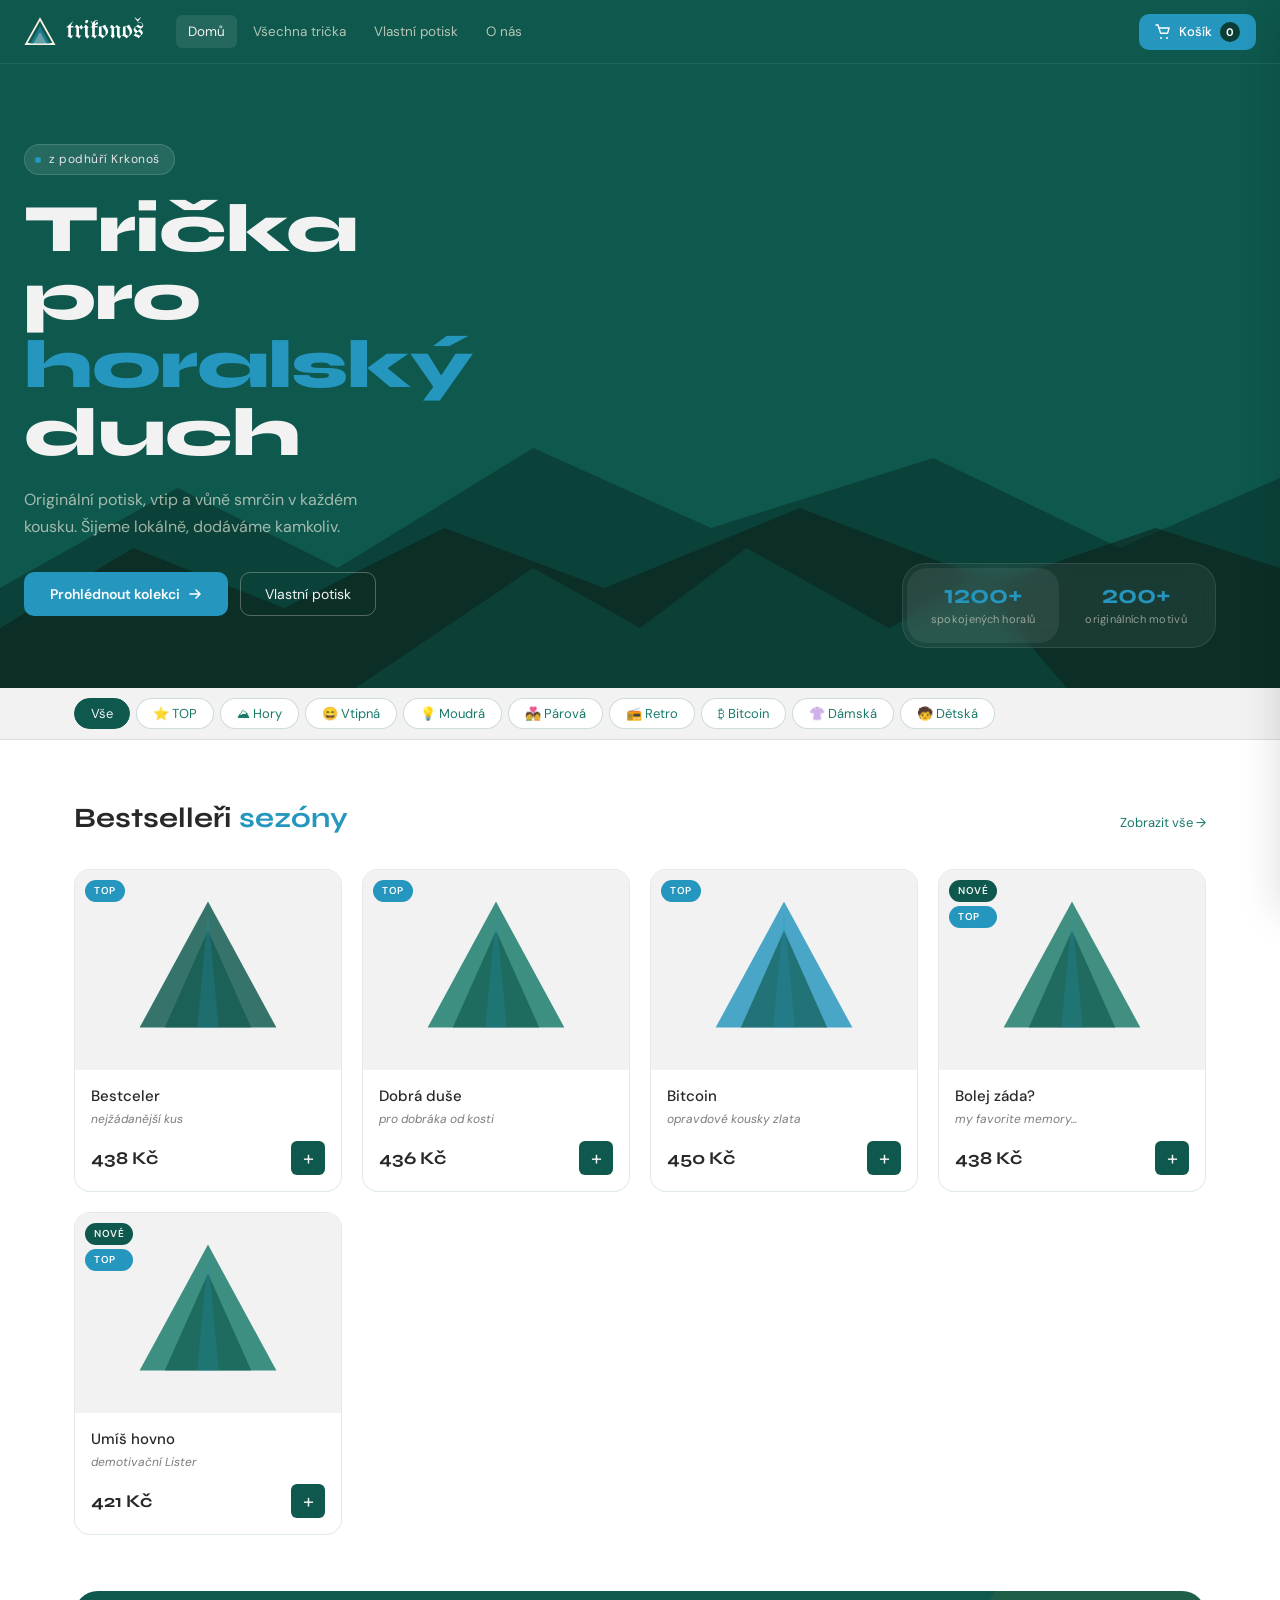
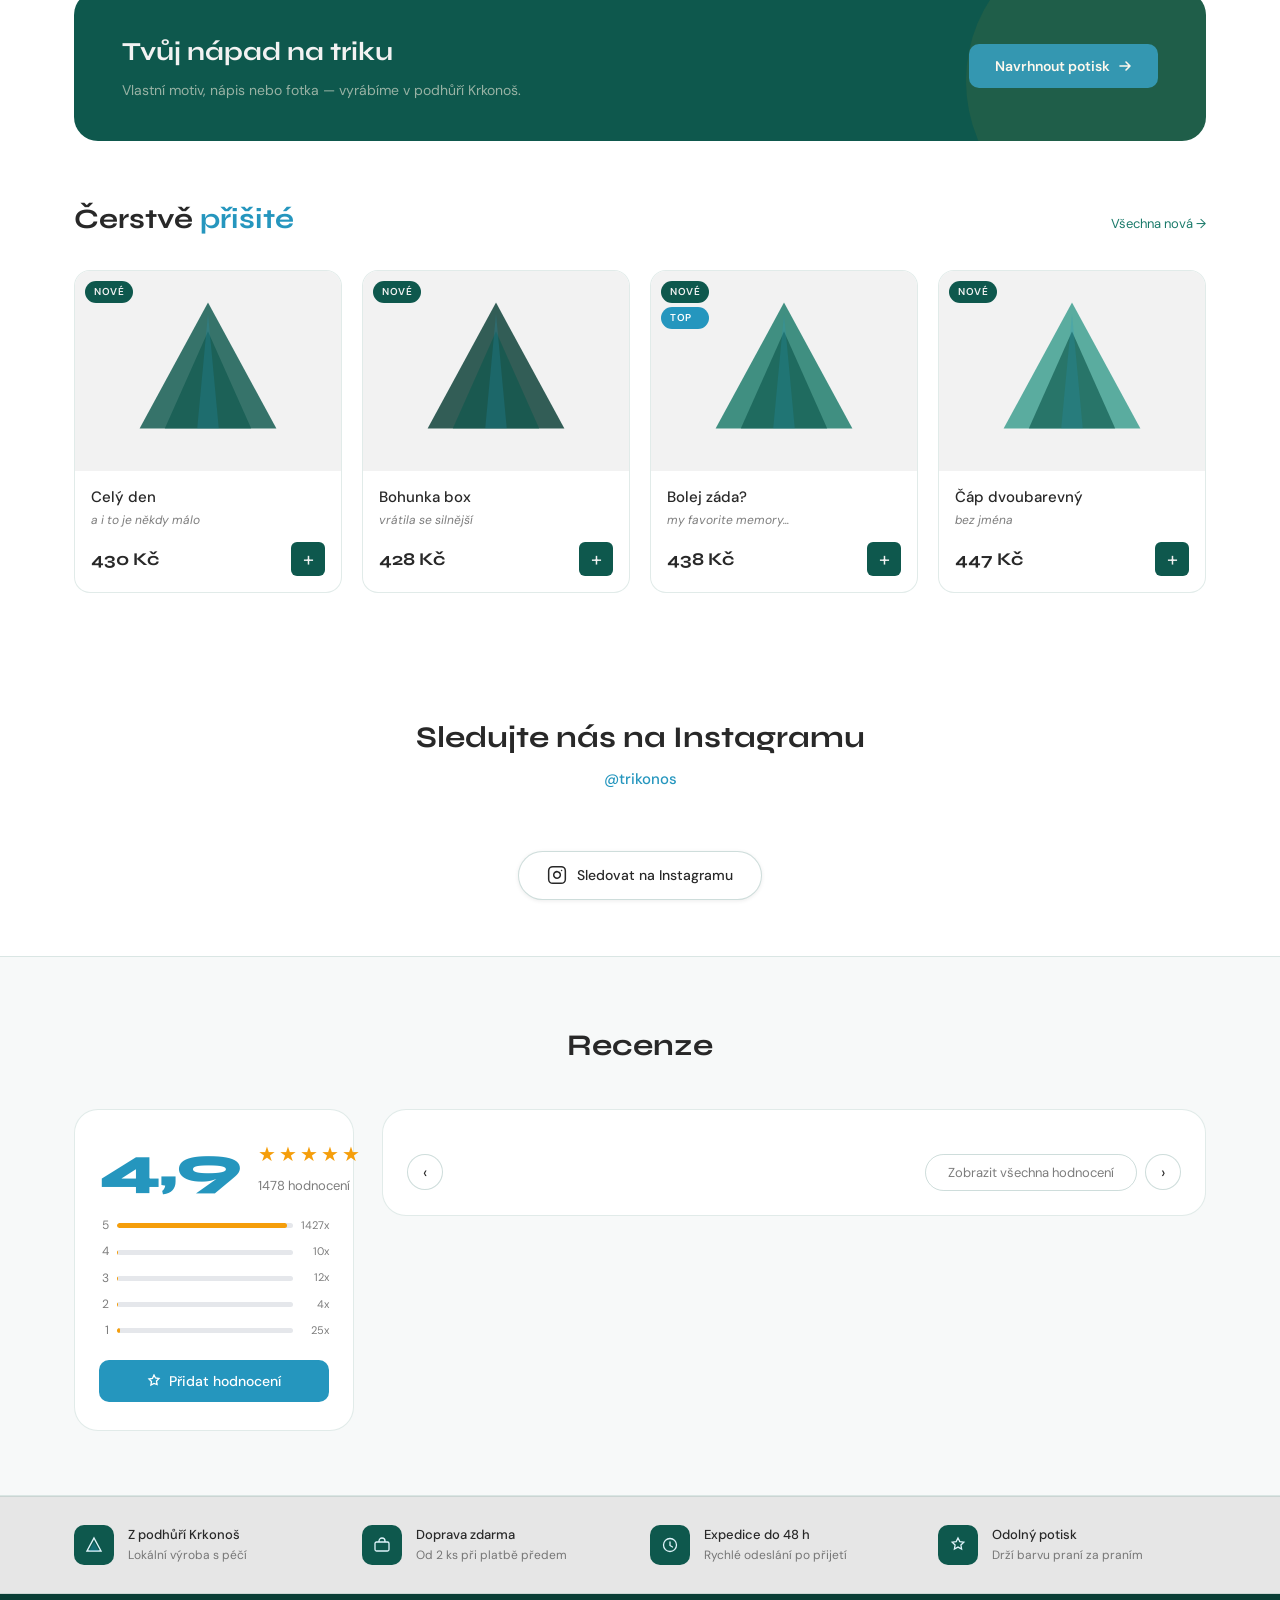
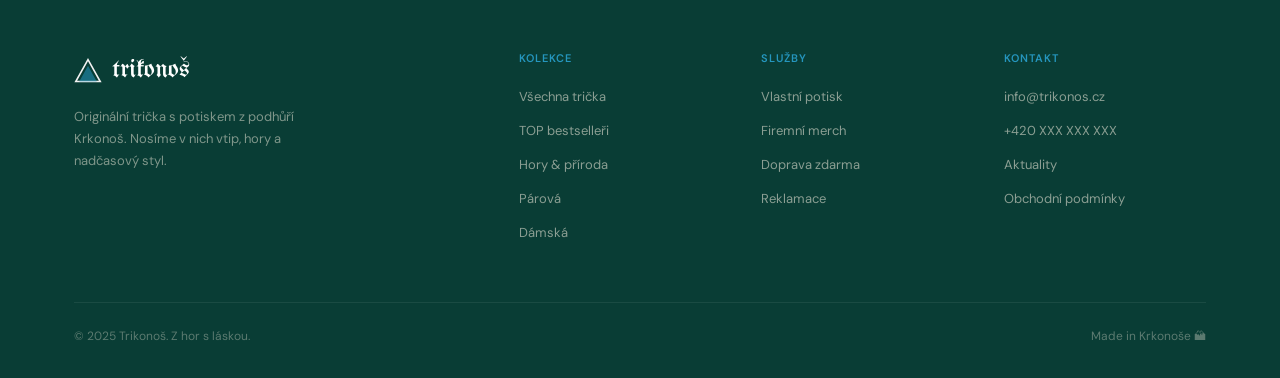
<file: index.html>
<!DOCTYPE html>
<html lang="cs">
<head>
<meta charset="UTF-8">
<meta name="viewport" content="width=device-width, initial-scale=1.0">
<title>Domů – Trikonoš</title>
<link href="https://fonts.googleapis.com/css2?family=UnifrakturMaguntia&family=Syne:wght@400;500;600;700;800&family=DM+Sans:ital,wght@0,300;0,400;0,500;1,300&display=swap" rel="stylesheet">
<link rel="stylesheet" href="style.css">
</head>
<body>

<header class="header">
  <div class="header-logo" onclick="window.location='index.html'" style="cursor:pointer">
    <svg class="logo-mark" viewBox="0 0 32 32" fill="none">
      <polygon points="16,3 30,28 2,28" fill="none" stroke="#F5EFE0" stroke-width="1.8"/>
      <polygon points="16,10 26,28 6,28" fill="#2596be" opacity="0.55"/>
      <polygon points="16,16 23,28 9,28" fill="#F5EFE0" opacity="0.35"/>
    </svg>
    trikonoš
  </div>
  <nav class="header-nav">
    <a href="index.html" class="nav-btn active">Domů</a>
    <a href="kategorie.html" class="nav-btn ">Všechna trička</a>
    <a href="vlastni-potisk.html" class="nav-btn ">Vlastní potisk</a>
    <a href="#" class="nav-btn">O nás</a>
  </nav>
  <div class="header-actions">
    <button class="btn-cart" onclick="toggleCart()">
      <svg width="16" height="16" viewBox="0 0 16 16" fill="none">
        <path d="M1 1h2l2.4 7.6a1 1 0 00.96.72h5.48a1 1 0 00.96-.72L14 4H4" stroke="currentColor" stroke-width="1.4" stroke-linecap="round"/>
        <circle cx="6" cy="14" r="1" fill="currentColor"/>
        <circle cx="12" cy="14" r="1" fill="currentColor"/>
      </svg>
      Košík
      <span class="cart-count" id="cart-count">0</span>
    </button>
    <button class="btn-hamburger" id="hamburger" onclick="toggleMobileNav()">
      <span></span><span></span><span></span>
    </button>
  </div>
</header>

<nav class="mobile-nav" id="mobile-nav">
  <a href="index.html" onclick="closeMobileNav()">Domů</a>
  <a href="kategorie.html" onclick="closeMobileNav()">Všechna trička</a>
  <a href="vlastni-potisk.html" onclick="closeMobileNav()">Vlastní potisk</a>
  <a href="#" onclick="closeMobileNav()">O nás</a>
</nav>

<div class="cart-overlay" id="cart-overlay" onclick="toggleCart()"></div>
<aside class="cart-drawer" id="cart-drawer">
  <div class="cart-drawer-header">
    <h3>🏔 Košík</h3>
    <button class="btn-close-cart" onclick="toggleCart()">✕</button>
  </div>
  <div class="cart-items" id="cart-items-list"></div>
  <div class="cart-footer" id="cart-footer" style="display:none">
    <div class="cart-subtotal">
      <span>Celkem</span>
      <span id="cart-total-price">0 Kč</span>
    </div>
    <p class="cart-shipping-note" id="cart-shipping-note">+ dopravné 89 Kč</p>
    <button class="btn-checkout" onclick="window.location='objednavka.html'">
      Přejít k objednávce
      <svg width="16" height="16" viewBox="0 0 16 16" fill="none">
        <path d="M3 8h10M9 4l4 4-4 4" stroke="currentColor" stroke-width="1.6" stroke-linecap="round" stroke-linejoin="round"/>
      </svg>
    </button>
    <button class="btn-continue-shopping" onclick="toggleCart()">Pokračovat v nákupu</button>
  </div>
</aside>

<div class="toast-container" id="toast-container"></div>

<div class="page">
<!-- =========================================================
     PAGE: HOMEPAGE
========================================================= -->


  <!-- HERO -->
  <section class="hero">
    <svg class="hero-mountains" viewBox="0 0 1440 260" preserveAspectRatio="none" xmlns="http://www.w3.org/2000/svg">
      <polygon points="0,260 0,160 200,60 380,140 600,20 800,100 1050,30 1260,120 1440,50 1440,260" fill="#093d35" opacity="0.8"/>
      <polygon points="0,260 0,200 150,120 320,180 500,100 680,160 900,80 1120,155 1300,100 1440,140 1440,260" fill="#0e1f18" opacity="0.55"/>
      <polygon points="400,260 600,140 720,200 840,120 1000,200 1100,155 1200,260" fill="#0e584d" opacity="0.4"/>
    </svg>
    <div class="hero-content">
      <div class="hero-eyebrow">
        <div class="hero-eyebrow-dot"></div>
        z podhůří Krkonoš
      </div>
      <h1>Trička<br>pro <em>horalský</em><br>duch</h1>
      <p class="hero-sub">Originální potisk, vtip a vůně smrčin v každém kousku. Šijeme lokálně, dodáváme kamkoliv.</p>
      <div class="hero-btns">
        <button class="btn-primary" onclick="window.location='kategorie.html'">
          Prohlédnout kolekci
          <svg width="14" height="14" viewBox="0 0 14 14" fill="none"><path d="M2 7h10M8 3l4 4-4 4" stroke="currentColor" stroke-width="1.6" stroke-linecap="round" stroke-linejoin="round"/></svg>
        </button>
        <button class="btn-outline" onclick="window.location='vlastni-potisk.html'">Vlastní potisk</button>
      </div>
    </div>
    <div class="hero-stats">
      <div class="hero-stat">
        <div class="hero-stat-num">1200+</div>
        <div class="hero-stat-label">spokojených horalů</div>
      </div>
      <div class="hero-stat">
        <div class="hero-stat-num">200+</div>
        <div class="hero-stat-label">originálních motivů</div>
      </div>
    </div>
  </section>

  <!-- CATEGORY BAR -->
  <div class="cat-bar">
    <div class="cat-bar-inner">
      <button class="cat-pill active" onclick="filterCategory(this,'vše')">Vše</button>
      <button class="cat-pill" onclick="filterCategory(this,'top')">⭐ TOP</button>
      <button class="cat-pill" onclick="filterCategory(this,'hory')">⛰ Hory</button>
      <button class="cat-pill" onclick="filterCategory(this,'vtipná')">😄 Vtipná</button>
      <button class="cat-pill" onclick="filterCategory(this,'moudrá')">💡 Moudrá</button>
      <button class="cat-pill" onclick="filterCategory(this,'párová')">💑 Párová</button>
      <button class="cat-pill" onclick="filterCategory(this,'retro')">📻 Retro</button>
      <button class="cat-pill" onclick="filterCategory(this,'bitcoin')">₿ Bitcoin</button>
      <button class="cat-pill" onclick="filterCategory(this,'dámská')">👚 Dámská</button>
      <button class="cat-pill" onclick="filterCategory(this,'dětská')">🧒 Dětská</button>
    </div>
  </div>

  <!-- BESTSELLERS -->
  <section class="section">
    <div class="container">
      <div class="section-head">
        <h2>Bestselleři <span>sezóny</span></h2>
        <a onclick="window.location='kategorie.html'">Zobrazit vše →</a>
      </div>
      <div class="product-grid" id="home-grid"></div>
    </div>
  </section>

  <!-- PROMO BANNER -->
  <div class="container">
    <div class="promo-banner">
      <div class="promo-text">
        <h3>Tvůj nápad na triku</h3>
        <p>Vlastní motiv, nápis nebo fotka — vyrábíme v podhůří Krkonoš.</p>
      </div>
      <button class="btn-primary" onclick="window.location='vlastni-potisk.html'">
        Navrhnout potisk
        <svg width="14" height="14" viewBox="0 0 14 14" fill="none"><path d="M2 7h10M8 3l4 4-4 4" stroke="currentColor" stroke-width="1.6" stroke-linecap="round" stroke-linejoin="round"/></svg>
      </button>
    </div>
  </div>

  <!-- NOVÉ KOUSKY -->
  <section class="section" style="padding-top:0">
    <div class="container">
      <div class="section-head">
        <h2>Čerstvě <span>přišité</span></h2>
        <a onclick="window.location='kategorie.html'">Všechna nová →</a>
      </div>
      <div class="product-grid" id="home-grid-new"></div>
    </div>
  </section>


  <!-- INSTAGRAM -->
  <section class="ig-section">
    <div class="container">
      <div class="ig-header">
        <h2>Sledujte nás na Instagramu</h2>
        <p><a href="https://instagram.com/trikonos" target="_blank">@trikonos</a></p>
      </div>
      <div class="ig-grid" id="ig-grid"></div>
      <div class="ig-follow-btn">
        <a href="https://instagram.com/trikonos" target="_blank">
          <svg width="20" height="20" viewBox="0 0 24 24" fill="none" stroke="currentColor" stroke-width="1.8" stroke-linecap="round" stroke-linejoin="round">
            <rect x="2" y="2" width="20" height="20" rx="5" ry="5"/><path d="M16 11.37A4 4 0 1112.63 8 4 4 0 0116 11.37z"/><line x1="17.5" y1="6.5" x2="17.51" y2="6.5"/>
          </svg>
          Sledovat na Instagramu
        </a>
      </div>
    </div>
  </section>

  <!-- RECENZE -->
  <section class="reviews-section">
    <div class="container">
      <div class="reviews-header">
        <h2>Recenze</h2>
      </div>
      <div class="reviews-layout">
        <!-- Summary -->
        <div class="reviews-summary">
          <div class="reviews-big-score">
            <div class="score-num">4,9</div>
            <div class="score-stars">
              <div class="stars">
                <span class="star">★</span><span class="star">★</span><span class="star">★</span><span class="star">★</span><span class="star">★</span>
              </div>
              <div class="score-count">1478 hodnocení</div>
            </div>
          </div>
          <div class="reviews-bars">
            <div class="review-bar-row">
              <span class="review-bar-label">5</span>
              <div class="review-bar-track"><div class="review-bar-fill" style="width:96.5%"></div></div>
              <span class="review-bar-count">1427x</span>
            </div>
            <div class="review-bar-row">
              <span class="review-bar-label">4</span>
              <div class="review-bar-track"><div class="review-bar-fill" style="width:0.7%"></div></div>
              <span class="review-bar-count">10x</span>
            </div>
            <div class="review-bar-row">
              <span class="review-bar-label">3</span>
              <div class="review-bar-track"><div class="review-bar-fill" style="width:0.8%"></div></div>
              <span class="review-bar-count">12x</span>
            </div>
            <div class="review-bar-row">
              <span class="review-bar-label">2</span>
              <div class="review-bar-track"><div class="review-bar-fill" style="width:0.3%"></div></div>
              <span class="review-bar-count">4x</span>
            </div>
            <div class="review-bar-row">
              <span class="review-bar-label">1</span>
              <div class="review-bar-track"><div class="review-bar-fill" style="width:1.7%"></div></div>
              <span class="review-bar-count">25x</span>
            </div>
          </div>
          <button class="btn-add-review" onclick="showToast('Funkce hodnocení bude brzy dostupná!','⭐')">
            <svg width="14" height="14" viewBox="0 0 14 14" fill="none"><path d="M7 1l1.5 3 3.5.5-2.5 2.5.6 3.5L7 9.5 3.9 11l.6-3.5L2 5l3.5-.5z" stroke="currentColor" stroke-width="1.3"/></svg>
            Přidat hodnocení
          </button>
        </div>
        <!-- Carousel -->
        <div class="reviews-carousel-wrap">
          <div class="reviews-carousel" id="reviews-carousel"></div>
          <div class="carousel-controls">
            <button class="carousel-btn" onclick="prevReviews()">‹</button>
            <div class="carousel-dots" id="carousel-dots"></div>
            <div style="display:flex;gap:8px;align-items:center">
              <button class="btn-all-reviews" onclick="showToast('Všechna hodnocení brzy','📋')">Zobrazit všechna hodnocení</button>
              <button class="carousel-btn" onclick="nextReviews()">›</button>
            </div>
          </div>
        </div>
      </div>
    </div>
  </section>

  <!-- TRUST STRIP -->
  <div class="trust-strip">
    <div class="container">
      <div class="trust-items">
        <div class="trust-item">
          <div class="trust-icon">
            <svg width="18" height="18" viewBox="0 0 18 18" fill="none"><polygon points="9,2 16,15 2,15" stroke="#e0f4fb" stroke-width="1.4" fill="none"/><polygon points="9,6 14,15 4,15" fill="#2596be" opacity="0.35"/></svg>
          </div>
          <div class="trust-text">
            <h4>Z podhůří Krkonoš</h4>
            <p>Lokální výroba s péčí</p>
          </div>
        </div>
        <div class="trust-item">
          <div class="trust-icon">
            <svg width="18" height="18" viewBox="0 0 18 18" fill="none"><rect x="2" y="6" width="14" height="9" rx="1.5" stroke="#e0f4fb" stroke-width="1.3"/><path d="M6 6V5a3 3 0 016 0v1" stroke="#e0f4fb" stroke-width="1.3"/></svg>
          </div>
          <div class="trust-text">
            <h4>Doprava zdarma</h4>
            <p>Od 2 ks při platbě předem</p>
          </div>
        </div>
        <div class="trust-item">
          <div class="trust-icon">
            <svg width="18" height="18" viewBox="0 0 18 18" fill="none"><circle cx="9" cy="9" r="6.5" stroke="#e0f4fb" stroke-width="1.3"/><path d="M9 6v3.5l2.5 1.5" stroke="#e0f4fb" stroke-width="1.3" stroke-linecap="round"/></svg>
          </div>
          <div class="trust-text">
            <h4>Expedice do 48 h</h4>
            <p>Rychlé odeslání po přijetí</p>
          </div>
        </div>
        <div class="trust-item">
          <div class="trust-icon">
            <svg width="18" height="18" viewBox="0 0 18 18" fill="none"><path d="M9 2l1.8 3.6 4 .6-2.9 2.8.7 4-3.6-1.9L5.4 13l.7-4L3.2 6.2l4-.6z" stroke="#e0f4fb" stroke-width="1.3" fill="none"/></svg>
          </div>
          <div class="trust-text">
            <h4>Odolný potisk</h4>
            <p>Drží barvu praní za praním</p>
          </div>
        </div>
      </div>
    </div>
  </div>

  <!-- FOOTER -->
  <footer class="footer">
    <div class="container">
      <div class="footer-grid">
        <div class="footer-brand">
          <div class="header-logo" style="color:#ffffff">
            <svg width="28" height="28" viewBox="0 0 32 32" fill="none">
              <polygon points="16,3 30,28 2,28" fill="none" stroke="#f2f2f2" stroke-width="1.8"/>
              <polygon points="16,10 26,28 6,28" fill="#2596be" opacity="0.55"/>
            </svg>
            trikonoš
          </div>
          <p>Originální trička s potiskem z podhůří Krkonoš. Nosíme v nich vtip, hory a nadčasový styl.</p>
        </div>
        <div class="footer-col">
          <h5>Kolekce</h5>
          <ul>
            <li><a onclick="window.location='kategorie.html'">Všechna trička</a></li>
            <li><a>TOP bestselleři</a></li>
            <li><a>Hory & příroda</a></li>
            <li><a>Párová</a></li>
            <li><a>Dámská</a></li>
          </ul>
        </div>
        <div class="footer-col">
          <h5>Služby</h5>
          <ul>
            <li><a onclick="window.location='vlastni-potisk.html'">Vlastní potisk</a></li>
            <li><a>Firemní merch</a></li>
            <li><a>Doprava zdarma</a></li>
            <li><a>Reklamace</a></li>
          </ul>
        </div>
        <div class="footer-col">
          <h5>Kontakt</h5>
          <ul>
            <li><a>info@trikonos.cz</a></li>
            <li><a>+420 XXX XXX XXX</a></li>
            <li><a>Aktuality</a></li>
            <li><a>Obchodní podmínky</a></li>
          </ul>
        </div>
      </div>
      <div class="footer-bottom">
        <span>© 2025 Trikonoš. Z hor s láskou.</span>
        <span>Made in Krkonoše 🏔</span>
      </div>
    </div>
  </footer>

</div>

<script src="app.js"></script>
<script>

renderHomeGrids();
renderIG();
renderReviews();
// Set active category pills
document.querySelectorAll('.cat-pill').forEach(btn => {
  btn.onclick = function() {
    document.querySelectorAll('.cat-pill').forEach(b => b.classList.remove('active'));
    this.classList.add('active');
  };
});

</script>
</body>
</html>
</file>
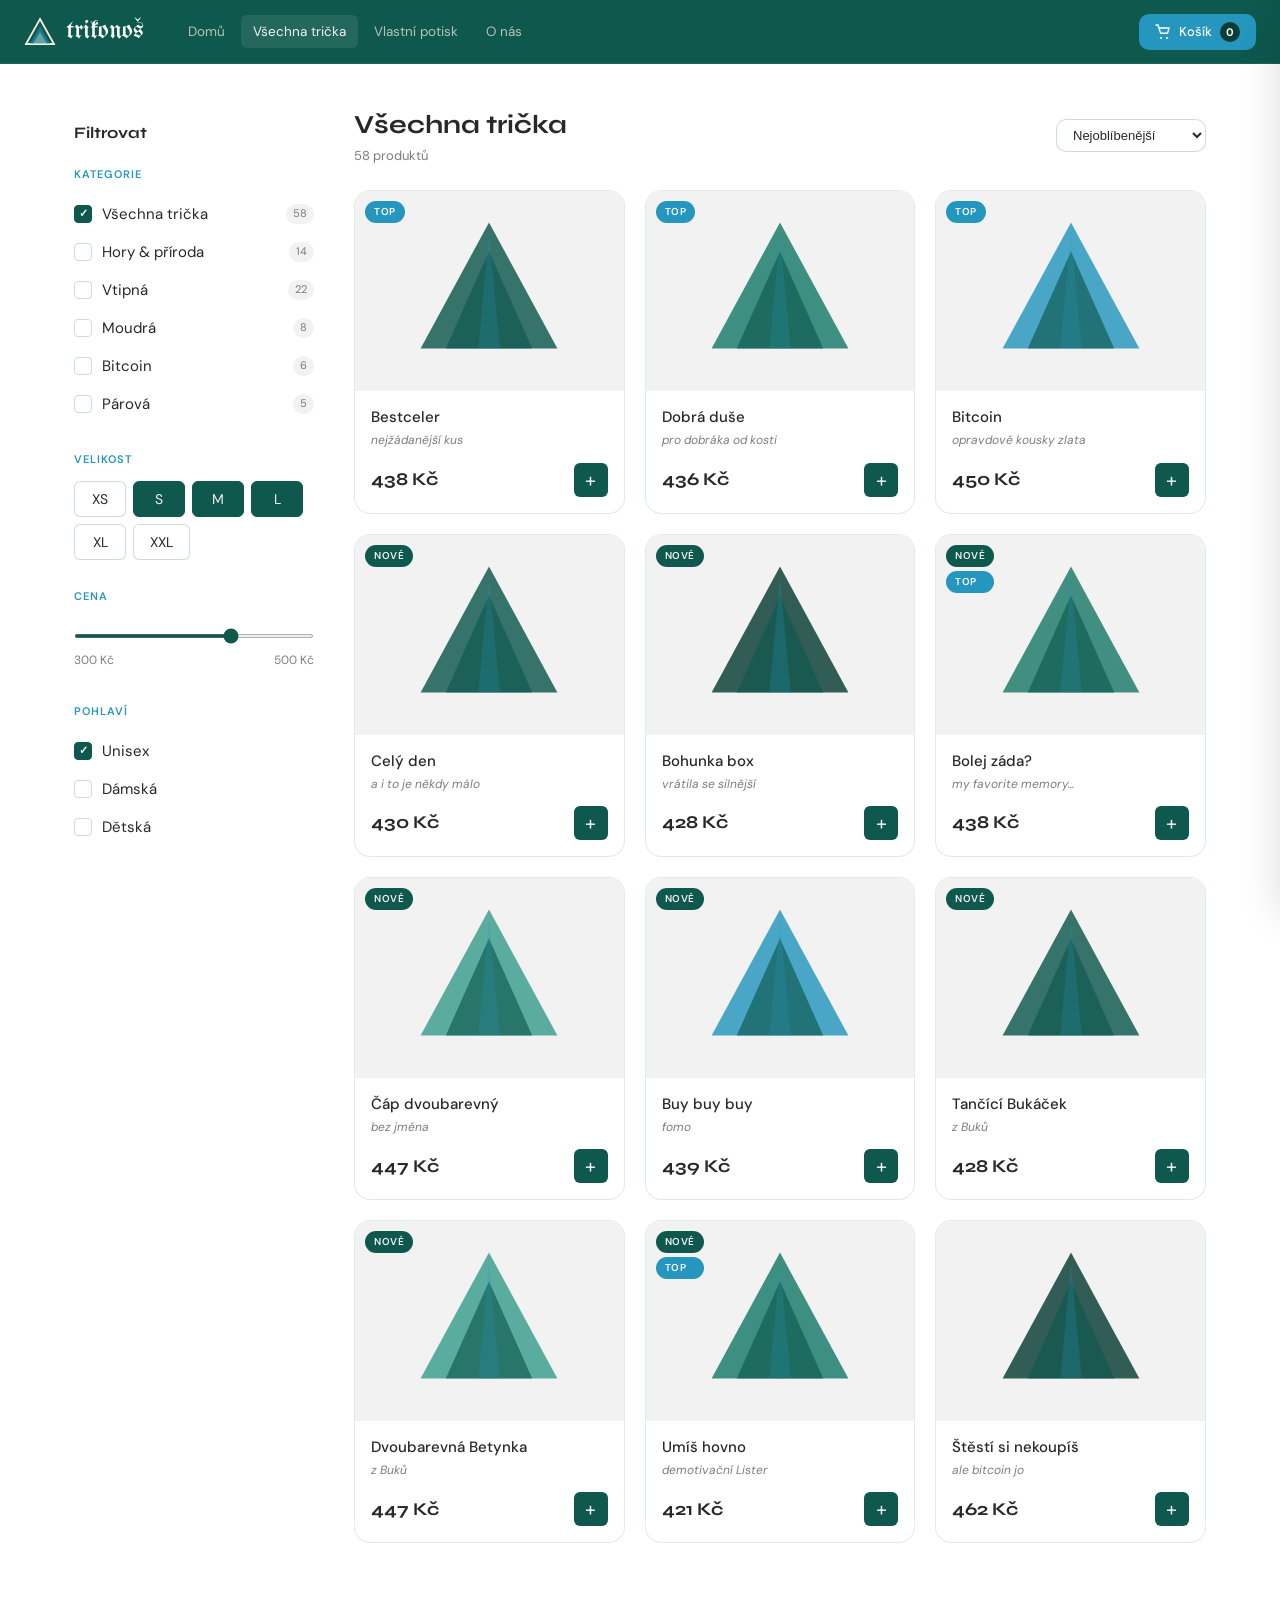
<file: kategorie.html>
<!DOCTYPE html>
<html lang="cs">
<head>
<meta charset="UTF-8">
<meta name="viewport" content="width=device-width, initial-scale=1.0">
<title>Všechna trička – Trikonoš</title>
<link href="https://fonts.googleapis.com/css2?family=UnifrakturMaguntia&family=Syne:wght@400;500;600;700;800&family=DM+Sans:ital,wght@0,300;0,400;0,500;1,300&display=swap" rel="stylesheet">
<link rel="stylesheet" href="style.css">
</head>
<body>

<header class="header">
  <div class="header-logo" onclick="window.location='index.html'" style="cursor:pointer">
    <svg class="logo-mark" viewBox="0 0 32 32" fill="none">
      <polygon points="16,3 30,28 2,28" fill="none" stroke="#F5EFE0" stroke-width="1.8"/>
      <polygon points="16,10 26,28 6,28" fill="#2596be" opacity="0.55"/>
      <polygon points="16,16 23,28 9,28" fill="#F5EFE0" opacity="0.35"/>
    </svg>
    trikonoš
  </div>
  <nav class="header-nav">
    <a href="index.html" class="nav-btn ">Domů</a>
    <a href="kategorie.html" class="nav-btn active">Všechna trička</a>
    <a href="vlastni-potisk.html" class="nav-btn ">Vlastní potisk</a>
    <a href="#" class="nav-btn">O nás</a>
  </nav>
  <div class="header-actions">
    <button class="btn-cart" onclick="toggleCart()">
      <svg width="16" height="16" viewBox="0 0 16 16" fill="none">
        <path d="M1 1h2l2.4 7.6a1 1 0 00.96.72h5.48a1 1 0 00.96-.72L14 4H4" stroke="currentColor" stroke-width="1.4" stroke-linecap="round"/>
        <circle cx="6" cy="14" r="1" fill="currentColor"/>
        <circle cx="12" cy="14" r="1" fill="currentColor"/>
      </svg>
      Košík
      <span class="cart-count" id="cart-count">0</span>
    </button>
    <button class="btn-hamburger" id="hamburger" onclick="toggleMobileNav()">
      <span></span><span></span><span></span>
    </button>
  </div>
</header>

<nav class="mobile-nav" id="mobile-nav">
  <a href="index.html">Domů</a>
  <a href="kategorie.html">Všechna trička</a>
  <a href="vlastni-potisk.html">Vlastní potisk</a>
  <a href="#">O nás</a>
</nav>

<div class="cart-overlay" id="cart-overlay" onclick="toggleCart()"></div>
<aside class="cart-drawer" id="cart-drawer">
  <div class="cart-drawer-header">
    <h3>🏔 Košík</h3>
    <button class="btn-close-cart" onclick="toggleCart()">✕</button>
  </div>
  <div class="cart-items" id="cart-items-list"></div>
  <div class="cart-footer" id="cart-footer" style="display:none">
    <div class="cart-subtotal">
      <span>Celkem</span>
      <span id="cart-total-price">0 Kč</span>
    </div>
    <p class="cart-shipping-note" id="cart-shipping-note">+ dopravné 89 Kč</p>
    <button class="btn-checkout" onclick="saveCart();window.location='objednavka.html'">
      Přejít k objednávce
      <svg width="16" height="16" viewBox="0 0 16 16" fill="none">
        <path d="M3 8h10M9 4l4 4-4 4" stroke="currentColor" stroke-width="1.6" stroke-linecap="round" stroke-linejoin="round"/>
      </svg>
    </button>
    <button class="btn-continue-shopping" onclick="toggleCart()">Pokračovat v nákupu</button>
  </div>
</aside>

<div class="toast-container" id="toast-container"></div>

<div class="page">
<!-- =========================================================
     PAGE: CATEGORY
========================================================= -->

  <div class="container">
    <div class="category-layout">
      <!-- FILTER SIDEBAR -->
      <aside class="filter-sidebar">
        <h3>Filtrovat</h3>
        <div class="filter-group">
          <div class="filter-group-title">Kategorie</div>
          <div class="filter-option checked" onclick="toggleFilter(this)">
            <div class="filter-checkbox"></div>
            <span>Všechna trička</span>
            <span class="filter-count">58</span>
          </div>
          <div class="filter-option" onclick="toggleFilter(this)">
            <div class="filter-checkbox"></div>
            <span>Hory & příroda</span>
            <span class="filter-count">14</span>
          </div>
          <div class="filter-option" onclick="toggleFilter(this)">
            <div class="filter-checkbox"></div>
            <span>Vtipná</span>
            <span class="filter-count">22</span>
          </div>
          <div class="filter-option" onclick="toggleFilter(this)">
            <div class="filter-checkbox"></div>
            <span>Moudrá</span>
            <span class="filter-count">8</span>
          </div>
          <div class="filter-option" onclick="toggleFilter(this)">
            <div class="filter-checkbox"></div>
            <span>Bitcoin</span>
            <span class="filter-count">6</span>
          </div>
          <div class="filter-option" onclick="toggleFilter(this)">
            <div class="filter-checkbox"></div>
            <span>Párová</span>
            <span class="filter-count">5</span>
          </div>
        </div>
        <div class="filter-group">
          <div class="filter-group-title">Velikost</div>
          <div style="display:flex;flex-wrap:wrap;gap:7px">
            <button class="size-btn" onclick="toggleSize(this)">XS</button>
            <button class="size-btn active" onclick="toggleSize(this)">S</button>
            <button class="size-btn active" onclick="toggleSize(this)">M</button>
            <button class="size-btn active" onclick="toggleSize(this)">L</button>
            <button class="size-btn" onclick="toggleSize(this)">XL</button>
            <button class="size-btn" onclick="toggleSize(this)">XXL</button>
          </div>
        </div>
        <div class="filter-group">
          <div class="filter-group-title">Cena</div>
          <div class="price-range">
            <input type="range" min="300" max="600" value="500" id="price-slider" oninput="updatePrice(this.value)">
            <div class="price-range-labels">
              <span>300 Kč</span>
              <span id="price-val">500 Kč</span>
            </div>
          </div>
        </div>
        <div class="filter-group">
          <div class="filter-group-title">Pohlaví</div>
          <div class="filter-option checked" onclick="toggleFilter(this)">
            <div class="filter-checkbox"></div>
            <span>Unisex</span>
          </div>
          <div class="filter-option" onclick="toggleFilter(this)">
            <div class="filter-checkbox"></div>
            <span>Dámská</span>
          </div>
          <div class="filter-option" onclick="toggleFilter(this)">
            <div class="filter-checkbox"></div>
            <span>Dětská</span>
          </div>
        </div>
      </aside>
      <!-- PRODUCT LIST -->
      <div>
        <div class="category-header">
          <div>
            <h2>Všechna trička</h2>
            <div class="results-count">58 produktů</div>
          </div>
          <select class="sort-select">
            <option>Nejoblíbenější</option>
            <option>Nejnověji přidané</option>
            <option>Cena: od nejnižší</option>
            <option>Cena: od nejvyšší</option>
          </select>
        </div>
        <div class="product-grid" id="category-grid"></div>
      </div>
    </div>
  </div>

</div>

<script src="app.js"></script>
<script>

renderCategoryGrid();
document.querySelector('.sort-select').addEventListener('change', function() {
  showToast('Řazení: ' + this.value, '↕');
});

</script>
</body>
</html>
</file>
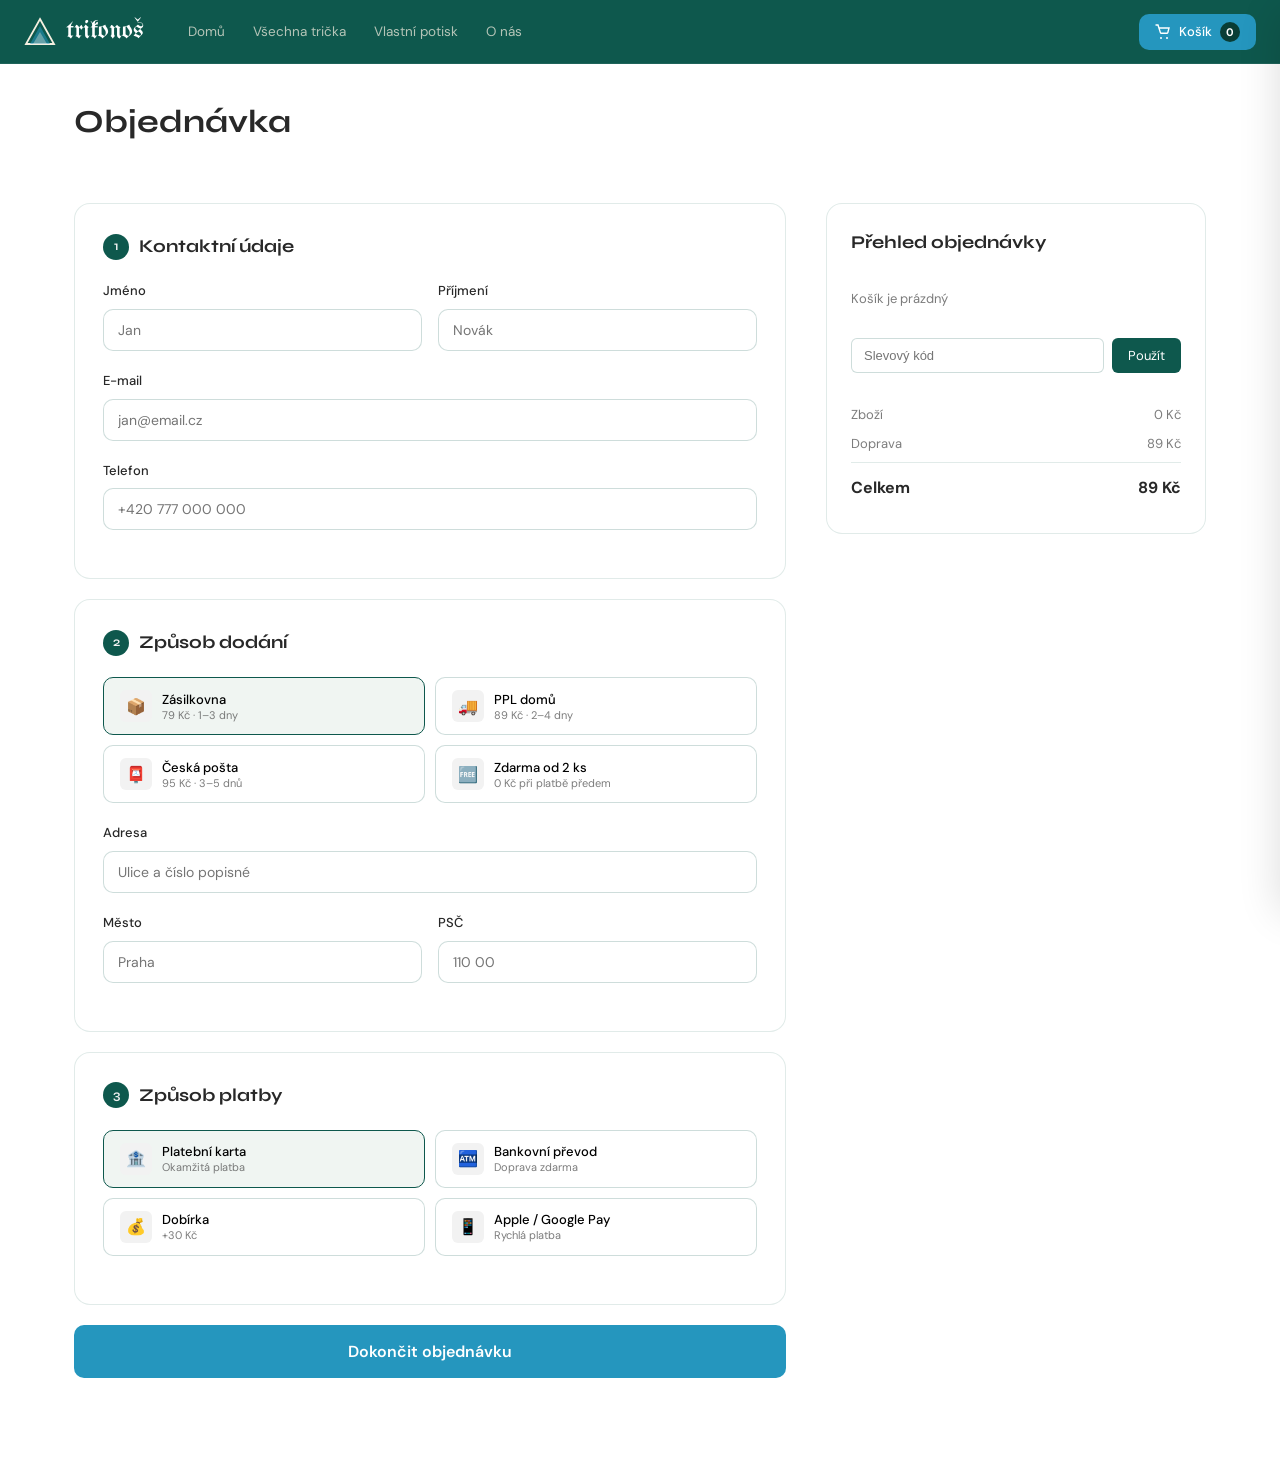
<file: objednavka.html>
<!DOCTYPE html>
<html lang="cs">
<head>
<meta charset="UTF-8">
<meta name="viewport" content="width=device-width, initial-scale=1.0">
<title>Objednávka – Trikonoš</title>
<link href="https://fonts.googleapis.com/css2?family=UnifrakturMaguntia&family=Syne:wght@400;500;600;700;800&family=DM+Sans:ital,wght@0,300;0,400;0,500;1,300&display=swap" rel="stylesheet">
<link rel="stylesheet" href="style.css">
</head>
<body>

<header class="header">
  <div class="header-logo" onclick="window.location='index.html'" style="cursor:pointer">
    <svg class="logo-mark" viewBox="0 0 32 32" fill="none">
      <polygon points="16,3 30,28 2,28" fill="none" stroke="#F5EFE0" stroke-width="1.8"/>
      <polygon points="16,10 26,28 6,28" fill="#2596be" opacity="0.55"/>
      <polygon points="16,16 23,28 9,28" fill="#F5EFE0" opacity="0.35"/>
    </svg>
    trikonoš
  </div>
  <nav class="header-nav">
    <a href="index.html" class="nav-btn ">Domů</a>
    <a href="kategorie.html" class="nav-btn ">Všechna trička</a>
    <a href="vlastni-potisk.html" class="nav-btn ">Vlastní potisk</a>
    <a href="#" class="nav-btn">O nás</a>
  </nav>
  <div class="header-actions">
    <button class="btn-cart" onclick="toggleCart()">
      <svg width="16" height="16" viewBox="0 0 16 16" fill="none">
        <path d="M1 1h2l2.4 7.6a1 1 0 00.96.72h5.48a1 1 0 00.96-.72L14 4H4" stroke="currentColor" stroke-width="1.4" stroke-linecap="round"/>
        <circle cx="6" cy="14" r="1" fill="currentColor"/>
        <circle cx="12" cy="14" r="1" fill="currentColor"/>
      </svg>
      Košík
      <span class="cart-count" id="cart-count">0</span>
    </button>
    <button class="btn-hamburger" id="hamburger" onclick="toggleMobileNav()">
      <span></span><span></span><span></span>
    </button>
  </div>
</header>

<nav class="mobile-nav" id="mobile-nav">
  <a href="index.html">Domů</a>
  <a href="kategorie.html">Všechna trička</a>
  <a href="vlastni-potisk.html">Vlastní potisk</a>
  <a href="#">O nás</a>
</nav>

<div class="cart-overlay" id="cart-overlay" onclick="toggleCart()"></div>
<aside class="cart-drawer" id="cart-drawer">
  <div class="cart-drawer-header">
    <h3>🏔 Košík</h3>
    <button class="btn-close-cart" onclick="toggleCart()">✕</button>
  </div>
  <div class="cart-items" id="cart-items-list"></div>
  <div class="cart-footer" id="cart-footer" style="display:none">
    <div class="cart-subtotal">
      <span>Celkem</span>
      <span id="cart-total-price">0 Kč</span>
    </div>
    <p class="cart-shipping-note" id="cart-shipping-note">+ dopravné 89 Kč</p>
    <button class="btn-checkout" onclick="saveCart();window.location='objednavka.html'">
      Přejít k objednávce
      <svg width="16" height="16" viewBox="0 0 16 16" fill="none">
        <path d="M3 8h10M9 4l4 4-4 4" stroke="currentColor" stroke-width="1.6" stroke-linecap="round" stroke-linejoin="round"/>
      </svg>
    </button>
    <button class="btn-continue-shopping" onclick="toggleCart()">Pokračovat v nákupu</button>
  </div>
</aside>

<div class="toast-container" id="toast-container"></div>

<div class="page">
<!-- =========================================================
     PAGE: CHECKOUT
========================================================= -->

  <div class="container">
    <div style="padding:32px 0 16px">
      <h1 style="font-family:var(--font-display);font-size:32px;font-weight:700">Objednávka</h1>
    </div>
    <div class="checkout-layout">
      <div>
        <!-- KONTAKT -->
        <div class="checkout-section">
          <h3>
            <div class="checkout-step-num">1</div>
            Kontaktní údaje
          </h3>
          <div class="form-row">
            <div class="form-group">
              <label class="form-label">Jméno</label>
              <input class="form-input" type="text" placeholder="Jan">
            </div>
            <div class="form-group">
              <label class="form-label">Příjmení</label>
              <input class="form-input" type="text" placeholder="Novák">
            </div>
          </div>
          <div class="form-group">
            <label class="form-label">E-mail</label>
            <input class="form-input" type="email" placeholder="jan@email.cz">
          </div>
          <div class="form-group">
            <label class="form-label">Telefon</label>
            <input class="form-input" type="tel" placeholder="+420 777 000 000">
          </div>
        </div>
        <!-- DODÁNÍ -->
        <div class="checkout-section">
          <h3>
            <div class="checkout-step-num">2</div>
            Způsob dodání
          </h3>
          <div class="checkout-methods">
            <button class="method-btn active" onclick="selectMethod(this)">
              <div class="method-btn-icon">📦</div>
              <div class="method-btn-text">
                <h5>Zásilkovna</h5>
                <p>79 Kč · 1–3 dny</p>
              </div>
            </button>
            <button class="method-btn" onclick="selectMethod(this)">
              <div class="method-btn-icon">🚚</div>
              <div class="method-btn-text">
                <h5>PPL domů</h5>
                <p>89 Kč · 2–4 dny</p>
              </div>
            </button>
            <button class="method-btn" onclick="selectMethod(this)">
              <div class="method-btn-icon">📮</div>
              <div class="method-btn-text">
                <h5>Česká pošta</h5>
                <p>95 Kč · 3–5 dnů</p>
              </div>
            </button>
            <button class="method-btn" onclick="selectMethod(this)">
              <div class="method-btn-icon">🆓</div>
              <div class="method-btn-text">
                <h5>Zdarma od 2 ks</h5>
                <p>0 Kč při platbě předem</p>
              </div>
            </button>
          </div>
          <div class="form-group">
            <label class="form-label">Adresa</label>
            <input class="form-input" type="text" placeholder="Ulice a číslo popisné">
          </div>
          <div class="form-row">
            <div class="form-group">
              <label class="form-label">Město</label>
              <input class="form-input" type="text" placeholder="Praha">
            </div>
            <div class="form-group">
              <label class="form-label">PSČ</label>
              <input class="form-input" type="text" placeholder="110 00">
            </div>
          </div>
        </div>
        <!-- PLATBA -->
        <div class="checkout-section">
          <h3>
            <div class="checkout-step-num">3</div>
            Způsob platby
          </h3>
          <div class="checkout-methods">
            <button class="method-btn active" onclick="selectMethod(this)">
              <div class="method-btn-icon">🏦</div>
              <div class="method-btn-text">
                <h5>Platební karta</h5>
                <p>Okamžitá platba</p>
              </div>
            </button>
            <button class="method-btn" onclick="selectMethod(this)">
              <div class="method-btn-icon">🏧</div>
              <div class="method-btn-text">
                <h5>Bankovní převod</h5>
                <p>Doprava zdarma</p>
              </div>
            </button>
            <button class="method-btn" onclick="selectMethod(this)">
              <div class="method-btn-icon">💰</div>
              <div class="method-btn-text">
                <h5>Dobírka</h5>
                <p>+30 Kč</p>
              </div>
            </button>
            <button class="method-btn" onclick="selectMethod(this)">
              <div class="method-btn-icon">📱</div>
              <div class="method-btn-text">
                <h5>Apple / Google Pay</h5>
                <p>Rychlá platba</p>
              </div>
            </button>
          </div>
        </div>
        <button class="btn-primary" style="width:100%;justify-content:center;padding:16px;font-size:16px" onclick="showToast('Objednávka odeslána! Brzy se ozveme. 🎉','✅')">
          Dokončit objednávku
        </button>
      </div>
      <!-- ORDER SUMMARY -->
      <div class="order-summary">
        <h3>Přehled objednávky</h3>
        <div id="checkout-items"></div>
        <div class="coupon-input">
          <input type="text" placeholder="Slevový kód">
          <button onclick="showToast('Kód nebyl nalezen','❌')">Použít</button>
        </div>
        <div class="order-totals">
          <div class="order-total-row">
            <span>Zboží</span>
            <span id="co-subtotal">0 Kč</span>
          </div>
          <div class="order-total-row">
            <span>Doprava</span>
            <span id="co-shipping">89 Kč</span>
          </div>
          <div class="order-total-row total">
            <span>Celkem</span>
            <span id="co-total">89 Kč</span>
          </div>
        </div>
      </div>
    </div>
  </div>

</div>

<script src="app.js"></script>
<script>

renderCheckout();

</script>
</body>
</html>
</file>
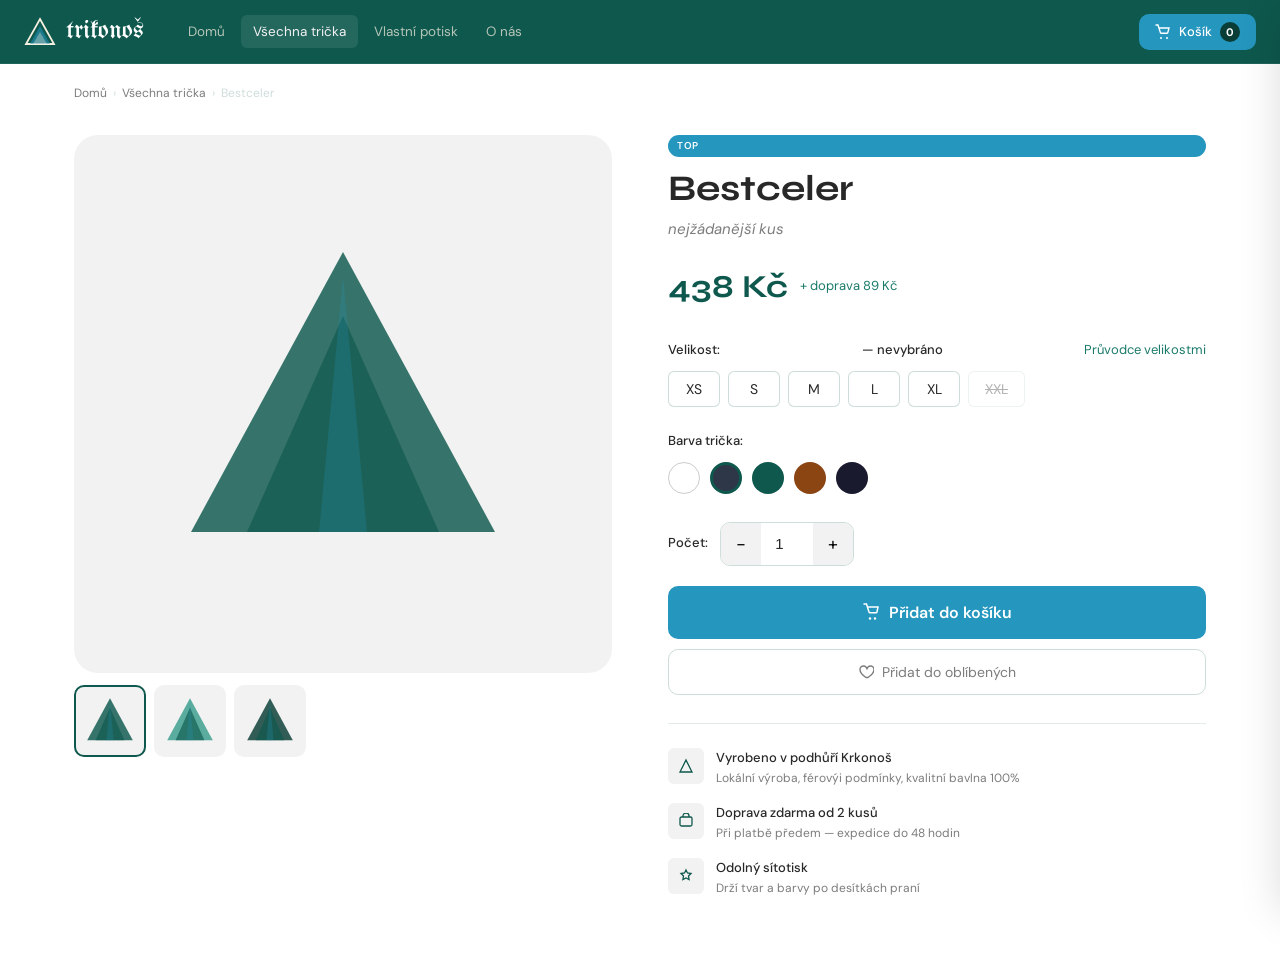
<file: produkt.html>
<!DOCTYPE html>
<html lang="cs">
<head>
<meta charset="UTF-8">
<meta name="viewport" content="width=device-width, initial-scale=1.0">
<title>Detail produktu – Trikonoš</title>
<link href="https://fonts.googleapis.com/css2?family=UnifrakturMaguntia&family=Syne:wght@400;500;600;700;800&family=DM+Sans:ital,wght@0,300;0,400;0,500;1,300&display=swap" rel="stylesheet">
<link rel="stylesheet" href="style.css">
</head>
<body>

<header class="header">
  <div class="header-logo" onclick="window.location='index.html'" style="cursor:pointer">
    <svg class="logo-mark" viewBox="0 0 32 32" fill="none">
      <polygon points="16,3 30,28 2,28" fill="none" stroke="#F5EFE0" stroke-width="1.8"/>
      <polygon points="16,10 26,28 6,28" fill="#2596be" opacity="0.55"/>
      <polygon points="16,16 23,28 9,28" fill="#F5EFE0" opacity="0.35"/>
    </svg>
    trikonoš
  </div>
  <nav class="header-nav">
    <a href="index.html" class="nav-btn ">Domů</a>
    <a href="kategorie.html" class="nav-btn active">Všechna trička</a>
    <a href="vlastni-potisk.html" class="nav-btn ">Vlastní potisk</a>
    <a href="#" class="nav-btn">O nás</a>
  </nav>
  <div class="header-actions">
    <button class="btn-cart" onclick="toggleCart()">
      <svg width="16" height="16" viewBox="0 0 16 16" fill="none">
        <path d="M1 1h2l2.4 7.6a1 1 0 00.96.72h5.48a1 1 0 00.96-.72L14 4H4" stroke="currentColor" stroke-width="1.4" stroke-linecap="round"/>
        <circle cx="6" cy="14" r="1" fill="currentColor"/>
        <circle cx="12" cy="14" r="1" fill="currentColor"/>
      </svg>
      Košík
      <span class="cart-count" id="cart-count">0</span>
    </button>
    <button class="btn-hamburger" id="hamburger" onclick="toggleMobileNav()">
      <span></span><span></span><span></span>
    </button>
  </div>
</header>

<nav class="mobile-nav" id="mobile-nav">
  <a href="index.html">Domů</a>
  <a href="kategorie.html">Všechna trička</a>
  <a href="vlastni-potisk.html">Vlastní potisk</a>
  <a href="#">O nás</a>
</nav>

<div class="cart-overlay" id="cart-overlay" onclick="toggleCart()"></div>
<aside class="cart-drawer" id="cart-drawer">
  <div class="cart-drawer-header">
    <h3>🏔 Košík</h3>
    <button class="btn-close-cart" onclick="toggleCart()">✕</button>
  </div>
  <div class="cart-items" id="cart-items-list"></div>
  <div class="cart-footer" id="cart-footer" style="display:none">
    <div class="cart-subtotal">
      <span>Celkem</span>
      <span id="cart-total-price">0 Kč</span>
    </div>
    <p class="cart-shipping-note" id="cart-shipping-note">+ dopravné 89 Kč</p>
    <button class="btn-checkout" onclick="saveCart();window.location='objednavka.html'">
      Přejít k objednávce
      <svg width="16" height="16" viewBox="0 0 16 16" fill="none">
        <path d="M3 8h10M9 4l4 4-4 4" stroke="currentColor" stroke-width="1.6" stroke-linecap="round" stroke-linejoin="round"/>
      </svg>
    </button>
    <button class="btn-continue-shopping" onclick="toggleCart()">Pokračovat v nákupu</button>
  </div>
</aside>

<div class="toast-container" id="toast-container"></div>

<div class="page">
<!-- =========================================================
     PAGE: PRODUCT DETAIL
========================================================= -->

  <div class="container">
    <div class="breadcrumb">
      <a href="index.html">Domů</a>
      <span>›</span>
      <a href="kategorie.html">Všechna trička</a>
      <span>›</span>
      <span id="detail-breadcrumb">Bestceler</span>
    </div>
    <div class="product-detail-grid">
      <div>
        <div class="product-detail-visual" id="detail-visual"></div>
        <div class="product-detail-thumbnails" id="detail-thumbs"></div>
      </div>
      <div class="product-detail-info">
        <div class="product-badges" id="detail-badges" style="position:static;margin-bottom:12px;"></div>
        <h1 id="detail-name">Bestceler</h1>
        <p class="product-detail-tagline" id="detail-tagline">nejžádanější kus</p>
        <div class="product-detail-price">
          <span id="detail-price">438 Kč</span>
          <span class="price-shipping">+ doprava 89 Kč</span>
        </div>
        <div class="size-label">
          Velikost: <span id="selected-size-label">— nevybráno</span>
          <a>Průvodce velikostmi</a>
        </div>
        <div class="size-grid" id="size-grid">
          <button class="size-btn" onclick="selectSize(this,'XS')">XS</button>
          <button class="size-btn" onclick="selectSize(this,'S')">S</button>
          <button class="size-btn" onclick="selectSize(this,'M')">M</button>
          <button class="size-btn active" onclick="selectSize(this,'L')">L</button>
          <button class="size-btn" onclick="selectSize(this,'XL')">XL</button>
          <button class="size-btn unavailable" onclick="">XXL</button>
        </div>
        <div class="color-label">Barva trička:</div>
        <div class="color-grid" id="color-grid">
          <div class="color-swatch active" style="background:#FFFFFF;border:1.5px solid #ccc" onclick="selectColor(this,'Bílá')" title="Bílá"></div>
          <div class="color-swatch active" style="background:#2D3748" onclick="selectColor(this,'Tmavě šedá')" title="Tmavě šedá"></div>
          <div class="color-swatch" style="background:#0e584d" onclick="selectColor(this,'Lesní zelená')" title="Lesní zelená"></div>
          <div class="color-swatch" style="background:#8B4513" onclick="selectColor(this,'Kaštanová')" title="Kaštanová"></div>
          <div class="color-swatch" style="background:#1a1a2e" onclick="selectColor(this,'Námořnická')" title="Námořnická"></div>
        </div>
        <div class="quantity-row">
          <label>Počet:</label>
          <div class="qty-control">
            <button onclick="changeDetailQty(-1)">−</button>
            <input type="number" id="detail-qty" value="1" min="1" max="99">
            <button onclick="changeDetailQty(1)">+</button>
          </div>
        </div>
        <button class="btn-add-detail" onclick="addCurrentToCart()">
          <svg width="18" height="18" viewBox="0 0 18 18" fill="none"><path d="M1 1h2.5l2.5 8a1 1 0 001 .72h6a1 1 0 00.96-.72L15 4H5" stroke="currentColor" stroke-width="1.5" stroke-linecap="round"/><circle cx="7" cy="15.5" r="1.2" fill="currentColor"/><circle cx="12" cy="15.5" r="1.2" fill="currentColor"/></svg>
          Přidat do košíku
        </button>
        <button class="btn-wishlist">
          <svg width="16" height="16" viewBox="0 0 16 16" fill="none"><path d="M8 13.5S2 9.5 2 5.5a3.5 3.5 0 017-0c0-1.93 1.57-3.5 3.5-3.5S16 3.57 16 5.5C16 9.5 10 13.5 10 13.5H8z" stroke="currentColor" stroke-width="1.4" fill="none"/></svg>
          Přidat do oblíbených
        </button>
        <div class="product-meta">
          <div class="product-meta-item">
            <div class="meta-icon">
              <svg width="16" height="16" viewBox="0 0 16 16" fill="none"><polygon points="8,2 14,14 2,14" stroke="#0e584d" stroke-width="1.3" fill="none"/></svg>
            </div>
            <div class="meta-text">
              <h5>Vyrobeno v podhůří Krkonoš</h5>
              <p>Lokální výroba, férovýi podmínky, kvalitní bavlna 100%</p>
            </div>
          </div>
          <div class="product-meta-item">
            <div class="meta-icon">
              <svg width="16" height="16" viewBox="0 0 16 16" fill="none"><rect x="2" y="4" width="12" height="9" rx="1.5" stroke="#0e584d" stroke-width="1.3"/><path d="M5 4V3a3 3 0 016 0v1" stroke="#0e584d" stroke-width="1.3"/></svg>
            </div>
            <div class="meta-text">
              <h5>Doprava zdarma od 2 kusů</h5>
              <p>Při platbě předem — expedice do 48 hodin</p>
            </div>
          </div>
          <div class="product-meta-item">
            <div class="meta-icon">
              <svg width="16" height="16" viewBox="0 0 16 16" fill="none"><path d="M8 2l1.5 3 3.5.5-2.5 2.5.6 3.5L8 10l-3.1 1.5.6-3.5L3 5.5l3.5-.5z" stroke="#0e584d" stroke-width="1.3" fill="none"/></svg>
            </div>
            <div class="meta-text">
              <h5>Odolný sítotisk</h5>
              <p>Drží tvar a barvy po desítkách praní</p>
            </div>
          </div>
        </div>
      </div>
    </div>
  </div>

</div>

<script src="app.js"></script>
<script>

// Load product from URL param ?id=X or default to first
const params = new URLSearchParams(window.location.search);
const pid = parseInt(params.get('id')) || 1;
const prod = PRODUCTS.find(x => x.id === pid) || PRODUCTS[0];
openProductDirect(prod);
function openProductDirect(p) {
  currentProduct = p;
  document.getElementById('detail-breadcrumb').textContent = p.name;
  document.getElementById('detail-name').textContent = p.name;
  document.getElementById('detail-tagline').textContent = p.tagline;
  document.getElementById('detail-price').textContent = p.price + ' Kč';
  document.getElementById('detail-visual').innerHTML = productSVG(p, 400);
  const bH = p.badges.map(b => '<span class="badge badge-'+b+'">'+(b==='top'?'TOP':'Nové')+'</span>').join('');
  document.getElementById('detail-badges').innerHTML = bH;
  document.getElementById('selected-size-label').textContent = '— nevybráno';
  document.querySelectorAll('#size-grid .size-btn').forEach(b => b.classList.remove('active'));
  document.getElementById('detail-thumbs').innerHTML = [p.color,'#3a9e8e','#093d35'].map((c,i) => {
    const tp = {...p, color:c};
    return '<div class="thumb '+(i===0?'active':'')+'" onclick="swapThumb(this,\''+c+'\')">'+productSVG(tp,60)+'</div>';
  }).join('');
  document.getElementById('detail-qty').value = 1;
}
// Breadcrumb back link
document.querySelector('.breadcrumb a[onclick]') && (document.querySelector('.breadcrumb a[onclick]').onclick = null);

</script>
</body>
</html>
</file>
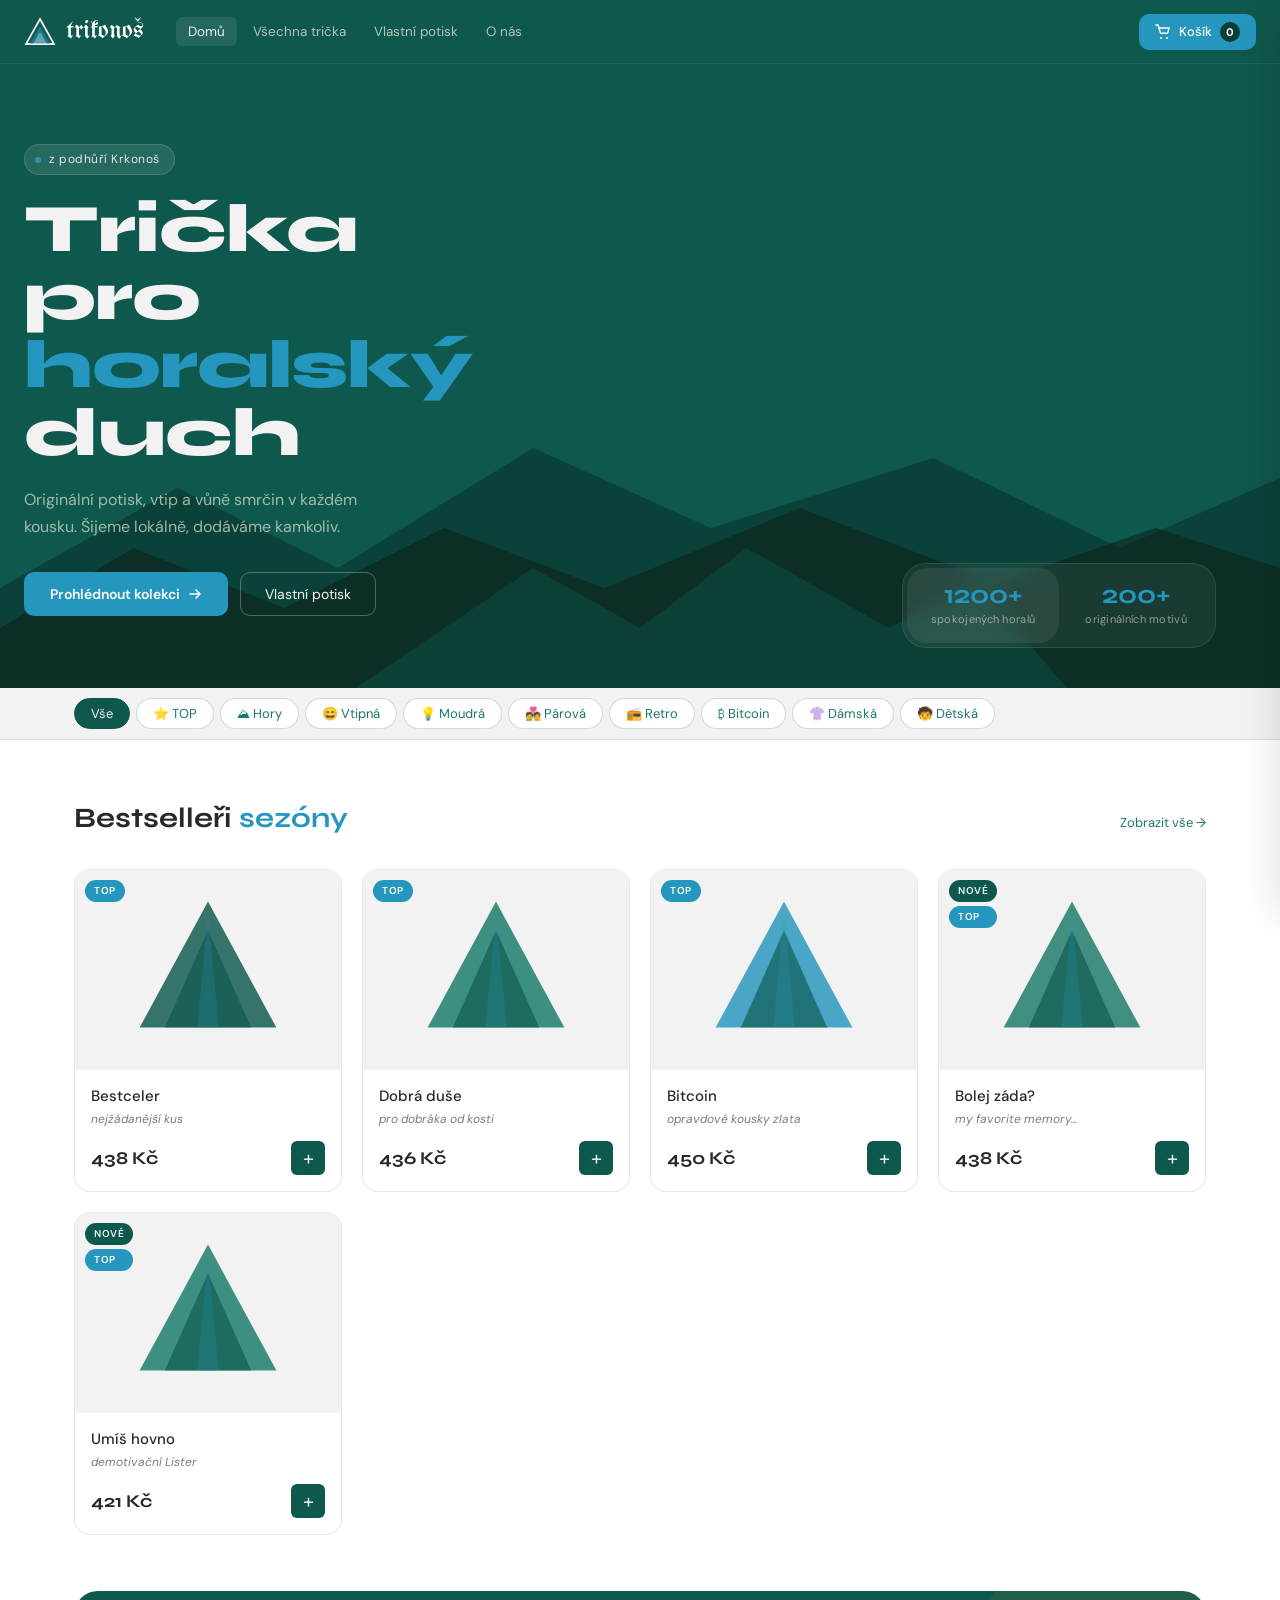
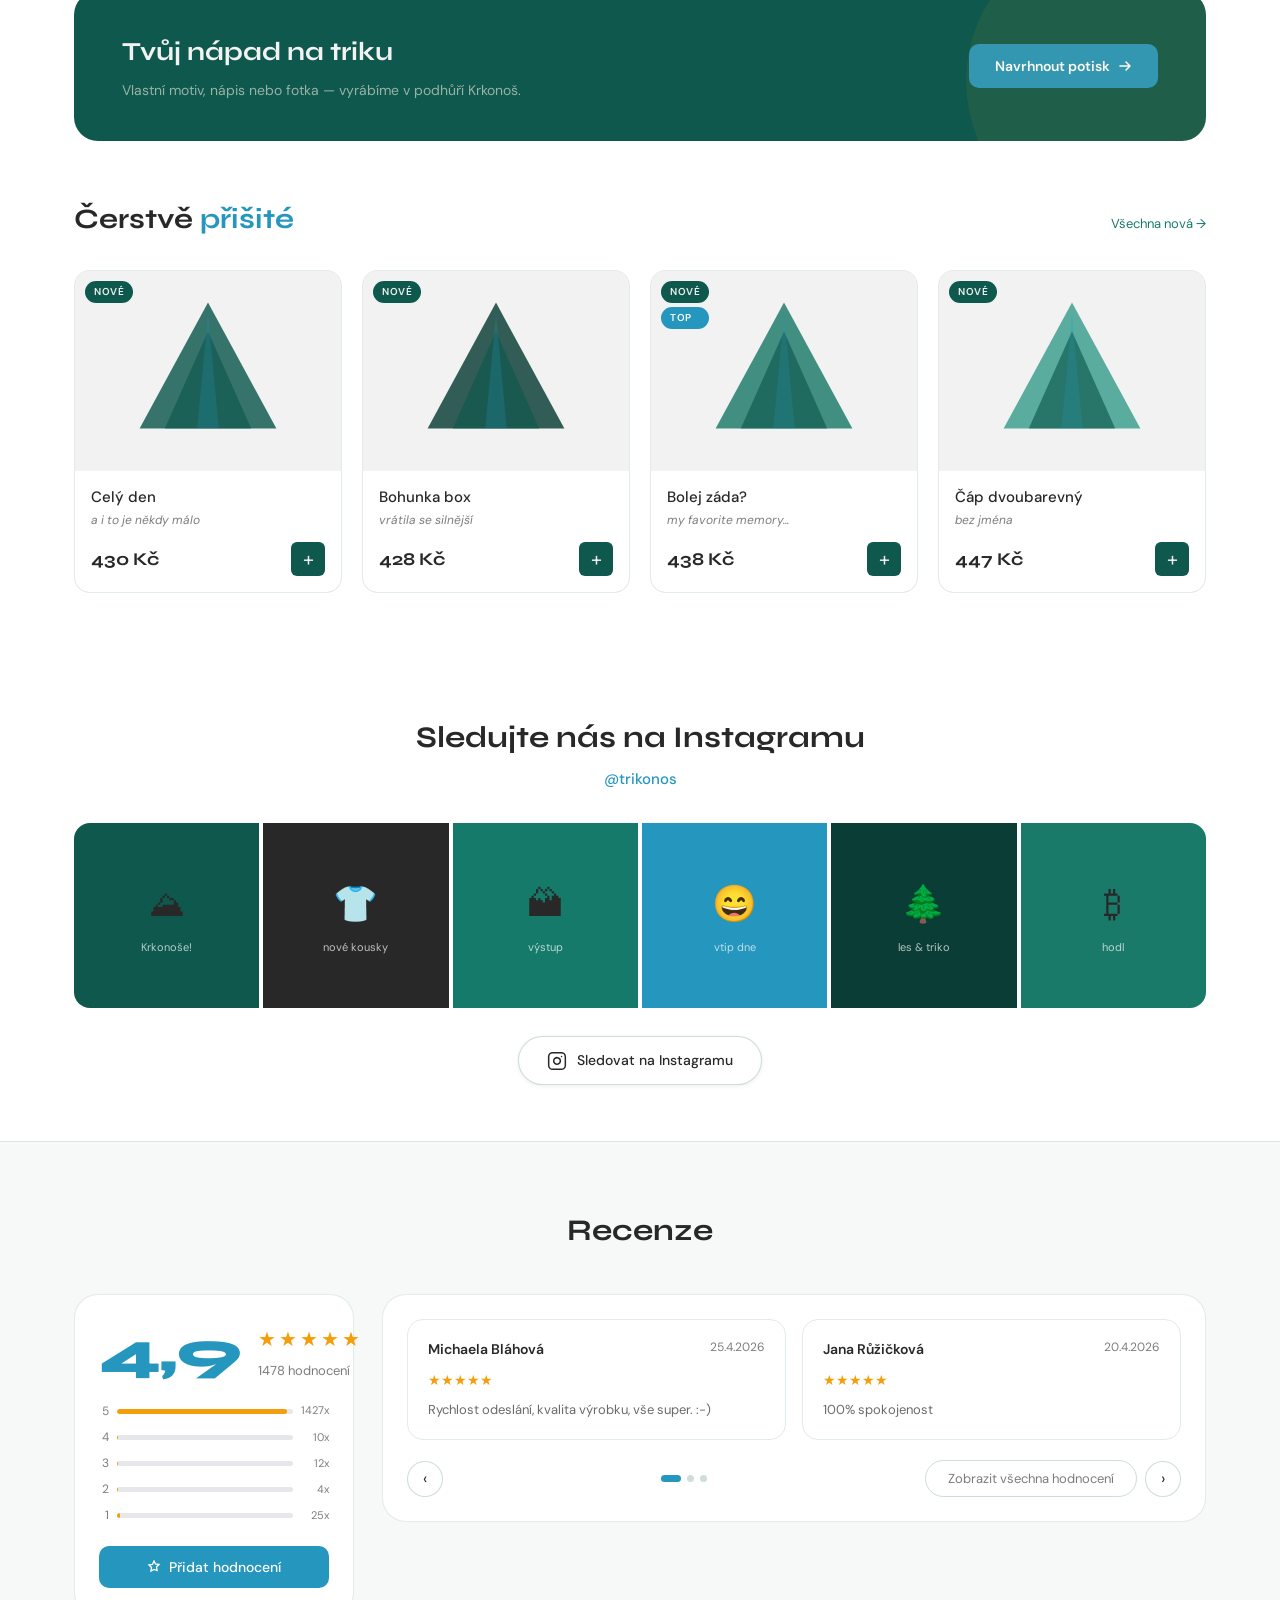
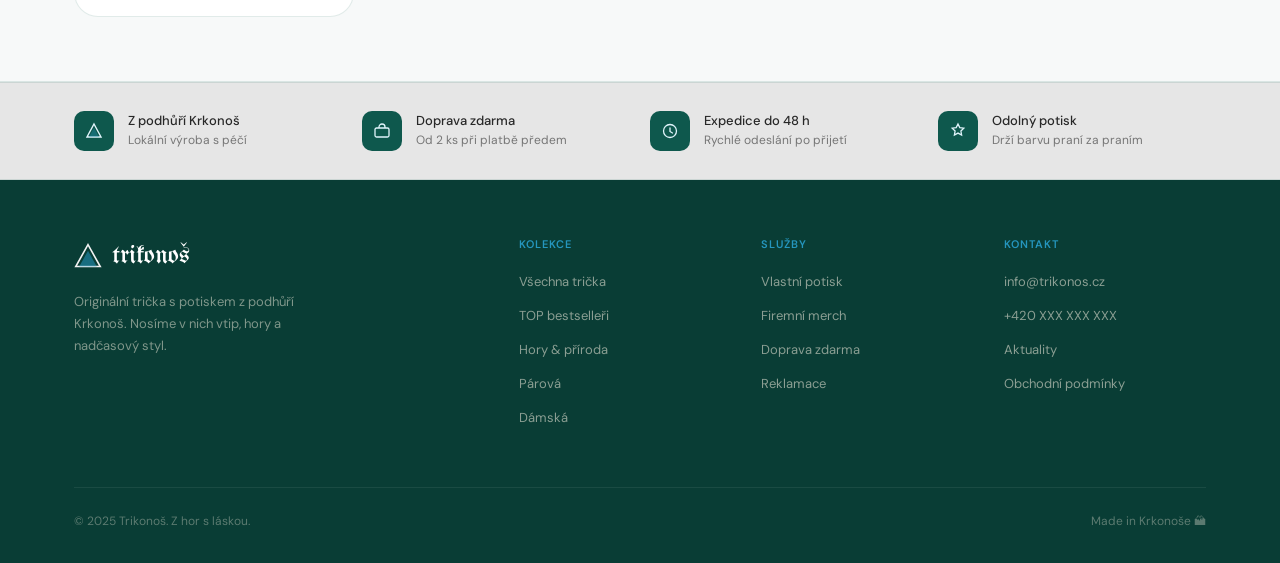
<file: trikonos-design.html>
<!DOCTYPE html>
<html lang="cs">
<head>
<meta charset="UTF-8">
<meta name="viewport" content="width=device-width, initial-scale=1.0">
<title>Trikonoš – trika z hor</title>
<link href="https://fonts.googleapis.com/css2?family=UnifrakturMaguntia&family=Syne:wght@400;500;600;700;800&family=DM+Sans:ital,wght@0,300;0,400;0,500;1,300&display=swap" rel="stylesheet">
<style>
/* =========================================================
   TOKENS
========================================================= */
:root {
  /* === TRIKONOŠ BRAND PALETTE === */
  --forest:   #0e584d;   /* primární zelená — header, CTA pozadí */
  --forest-d: #093d35;   /* tmavší varianta pro hover, footer */
  --forest-l: #157a6a;   /* světlejší varianta */
  --moss:     #1a7a6a;   /* sekundární zelená */
  --sage:     #3a9e8e;   /* světlá zelená pro doplňky */
  --cream:    #f2f2f2;   /* světlé pozadí, texty na tmavém */
  --cream-d:  #e6e6e6;   /* lehce šedivé pozadí */
  --gold:     #2596be;   /* akcentní modrá — CTA tlačítka */
  --gold-l:   #2aaad6;   /* světlejší hover modrá */
  --sand:     #1f7fa0;   /* tmavší modrá varianta */
  --white:    #ffffff;   /* čistá bílá */
  --ink:      #282828;   /* hlavní barva textu */
  --muted:    rgba(80,80,80,0.75); /* tlumený text */
  --border:   rgba(14,88,77,0.12);
  --border-m: rgba(14,88,77,0.20);

  --r-sm: 6px;
  --r-md: 10px;
  --r-lg: 16px;
  --r-xl: 24px;

  --shadow-sm: 0 1px 4px rgba(0,0,0,0.08);
  --shadow-md: 0 4px 20px rgba(0,0,0,0.10);
  --shadow-lg: 0 12px 40px rgba(0,0,0,0.14);

  --font-display: 'Syne', sans-serif;
  --font-body:    'DM Sans', sans-serif;

  --header-h: 64px;
  --transition: 0.22s cubic-bezier(0.4,0,0.2,1);
}

/* =========================================================
   RESET & BASE
========================================================= */
*, *::before, *::after { box-sizing: border-box; margin: 0; padding: 0; }
html { scroll-behavior: smooth; }
body {
  font-family: var(--font-body);
  background: var(--white);
  color: var(--ink);
  font-size: 15px;
  line-height: 1.6;
  overflow-x: hidden;
}
img { display: block; max-width: 100%; }
button { cursor: pointer; font-family: var(--font-body); }
a { text-decoration: none; color: inherit; }
ul { list-style: none; }

/* =========================================================
   HEADER
========================================================= */
.header {
  position: fixed; top: 0; left: 0; right: 0; z-index: 100;
  height: var(--header-h);
  background: var(--forest);
  display: flex; align-items: center;
  padding: 0 24px;
  gap: 0;
  border-bottom: 1px solid rgba(255,255,255,0.07);
}

.header-logo {
  display: flex; align-items: center; gap: 10px;
  font-family: 'UnifrakturMaguntia', cursive;
  font-size: 26px; font-weight: 400;
  color: #ffffff;
  letter-spacing: 0px;
  flex-shrink: 0;
}
.logo-mark {
  width: 32px; height: 32px; position: relative; flex-shrink: 0;
}

.header-nav {
  display: flex; align-items: center; gap: 4px;
  margin-left: 32px;
  flex: 1;
}
.header-nav button {
  background: none; border: none;
  color: rgba(245,239,224,0.72);
  font-size: 13.5px; font-weight: 400;
  padding: 6px 12px; border-radius: var(--r-sm);
  transition: background var(--transition), color var(--transition);
  white-space: nowrap;
}
.header-nav button:hover,
.header-nav button.active {
  background: rgba(255,255,255,0.09);
  color: var(--cream);
}

.header-actions {
  display: flex; align-items: center; gap: 8px;
  margin-left: auto; flex-shrink: 0;
}

.btn-cart {
  position: relative;
  background: var(--gold);
  border: none; border-radius: var(--r-md);
  padding: 8px 16px;
  display: flex; align-items: center; gap: 8px;
  font-size: 13px; font-weight: 500; color: #ffffff;
  transition: background var(--transition), transform var(--transition);
}
.btn-cart:hover { background: var(--gold-l); transform: translateY(-1px); }
.cart-count {
  background: #093d35;
  color: #ffffff;
  width: 20px; height: 20px; border-radius: 50%;
  font-size: 11px; font-weight: 700;
  display: flex; align-items: center; justify-content: center;
}

.btn-hamburger {
  display: none;
  background: none; border: none;
  color: var(--cream); padding: 6px;
  flex-direction: column; gap: 5px; align-items: center;
}
.btn-hamburger span {
  display: block; width: 22px; height: 2px;
  background: var(--cream); border-radius: 2px;
  transition: transform var(--transition), opacity var(--transition);
}

/* Mobile nav drawer */
.mobile-nav {
  display: none;
  position: fixed; top: var(--header-h); left: 0; right: 0; bottom: 0;
  background: var(--forest-d); z-index: 99;
  padding: 24px;
  flex-direction: column; gap: 4px;
  transform: translateX(-100%);
  transition: transform var(--transition);
}
.mobile-nav.open { transform: translateX(0); }
.mobile-nav button {
  background: none; border: none;
  color: var(--cream); font-size: 22px;
  font-family: var(--font-display); font-weight: 600;
  padding: 12px 0; text-align: left;
  border-bottom: 1px solid rgba(255,255,255,0.07);
  width: 100%;
}

/* =========================================================
   PAGE LAYOUT
========================================================= */
.page { display: none; padding-top: var(--header-h); min-height: 100vh; }
.page.active { display: block; }

.container { max-width: 1180px; margin: 0 auto; padding: 0 24px; }

/* =========================================================
   HERO
========================================================= */
.hero {
  background: var(--forest);
  position: relative; overflow: hidden;
  padding: 80px 24px 0;
  min-height: 560px;
  display: flex; align-items: flex-end;
}
.hero-content {
  position: relative; z-index: 2;
  max-width: 520px;
  padding-bottom: 72px;
}
.hero-eyebrow {
  display: inline-flex; align-items: center; gap: 8px;
  background: rgba(255,255,255,0.1);
  border: 1px solid rgba(255,255,255,0.15);
  border-radius: 100px;
  padding: 5px 14px 5px 10px;
  font-size: 12px; color: var(--cream-d);
  letter-spacing: 0.5px; margin-bottom: 20px;
}
.hero-eyebrow-dot {
  width: 6px; height: 6px; border-radius: 50%;
  background: #2596be; flex-shrink: 0;
}
.hero h1 {
  font-family: var(--font-display);
  font-size: clamp(40px, 7vw, 68px);
  font-weight: 800; line-height: 1.0;
  color: var(--cream); margin-bottom: 20px;
  letter-spacing: -1px;
}
.hero h1 em { color: #2596be; font-style: normal; }
.hero-sub {
  font-size: 16px; color: rgba(245,239,224,0.65);
  line-height: 1.65; margin-bottom: 32px;
  max-width: 380px;
}
.hero-btns { display: flex; gap: 12px; flex-wrap: wrap; }

.btn-primary {
  background: var(--gold);
  color: #ffffff;
  border: none; border-radius: var(--r-md);
  padding: 13px 26px;
  font-size: 14px; font-weight: 600;
  display: inline-flex; align-items: center; gap: 8px;
  transition: background var(--transition), transform var(--transition);
}
.btn-primary:hover { background: var(--gold-l); transform: translateY(-2px); }

.btn-outline {
  background: transparent;
  color: var(--cream);
  border: 1.5px solid rgba(245,239,224,0.3);
  border-radius: var(--r-md);
  padding: 12px 24px;
  font-size: 14px;
  display: inline-flex; align-items: center; gap: 8px;
  transition: border-color var(--transition), background var(--transition);
}
.btn-outline:hover {
  border-color: rgba(245,239,224,0.6);
  background: rgba(255,255,255,0.06);
}

/* Mountain SVG background */
.hero-mountains {
  position: absolute; bottom: 0; left: 0; right: 0;
  height: 260px; width: 100%;
}
/* Stats row */
.hero-stats {
  position: absolute; right: 5%; bottom: 40px; z-index: 2;
  display: flex; gap: 2px;
  background: rgba(255,255,255,0.06);
  border: 1px solid rgba(255,255,255,0.1);
  border-radius: var(--r-xl);
  padding: 4px;
  backdrop-filter: blur(12px);
}
.hero-stat {
  padding: 14px 24px; text-align: center;
  border-radius: calc(var(--r-xl) - 4px);
}
.hero-stat:first-child { background: rgba(255,255,255,0.07); }
.hero-stat-num {
  font-family: var(--font-display);
  font-size: 26px; font-weight: 700; color: #2596be;
  line-height: 1;
}
.hero-stat-label {
  font-size: 11px; color: rgba(245,239,224,0.55);
  margin-top: 3px; letter-spacing: 0.3px;
}

/* =========================================================
   CATEGORY BAR
========================================================= */
.cat-bar {
  background: var(--cream);
  border-bottom: 1px solid var(--border);
  position: sticky; top: var(--header-h); z-index: 50;
}
.cat-bar-inner {
  display: flex; align-items: center; gap: 6px;
  padding: 10px 24px; overflow-x: auto;
  scrollbar-width: none; max-width: 1180px; margin: 0 auto;
}
.cat-bar-inner::-webkit-scrollbar { display: none; }
.cat-pill {
  background: white;
  border: 1px solid var(--border-m);
  border-radius: 100px;
  padding: 6px 16px; white-space: nowrap;
  font-size: 13px; color: var(--moss);
  transition: all var(--transition);
  flex-shrink: 0;
}
.cat-pill:hover { border-color: var(--forest); color: var(--forest); }
.cat-pill.active {
  background: var(--forest); color: var(--cream);
  border-color: var(--forest);
}

/* =========================================================
   SECTION HEADERS
========================================================= */
.section { padding: 56px 0; }
.section-sm { padding: 32px 0; }
.section-head {
  display: flex; justify-content: space-between; align-items: baseline;
  margin-bottom: 28px;
}
.section-head h2 {
  font-family: var(--font-display);
  font-size: 28px; font-weight: 700; color: var(--ink);
}
.section-head h2 span { color: #2596be; }
.section-head a {
  font-size: 13px; color: var(--moss);
  border-bottom: 1px solid transparent;
  transition: border-color var(--transition), color var(--transition);
  cursor: pointer;
}
.section-head a:hover { color: var(--forest); border-color: var(--forest); }

/* =========================================================
   PRODUCT GRID
========================================================= */
.product-grid {
  display: grid;
  grid-template-columns: repeat(auto-fill, minmax(220px, 1fr));
  gap: 20px;
}

.product-card {
  background: white;
  border: 1px solid var(--border);
  border-radius: var(--r-lg);
  overflow: hidden;
  cursor: pointer;
  transition: border-color var(--transition), transform var(--transition), box-shadow var(--transition);
  position: relative;
}
.product-card:hover {
  border-color: var(--moss);
  transform: translateY(-3px);
  box-shadow: var(--shadow-md);
}

.product-card-img {
  background: var(--cream);
  height: 200px;
  display: flex; align-items: center; justify-content: center;
  position: relative; overflow: hidden;
}
.product-card-img svg { transition: transform 0.3s; }
.product-card:hover .product-card-img svg { transform: scale(1.05); }

.product-badges {
  position: absolute; top: 10px; left: 10px;
  display: flex; flex-direction: column; gap: 4px;
}
.badge {
  font-size: 10px; font-weight: 600; letter-spacing: 0.5px;
  padding: 3px 9px; border-radius: 100px;
  text-transform: uppercase;
}
.badge-top { background: var(--gold); color: #ffffff; }
.badge-new { background: var(--forest); color: var(--cream); }

.product-card-body { padding: 14px 16px 16px; }
.product-name {
  font-weight: 500; font-size: 15px; color: var(--ink);
  margin-bottom: 2px;
}
.product-sub {
  font-size: 12px; color: var(--muted); margin-bottom: 12px;
  font-style: italic;
}
.product-footer {
  display: flex; justify-content: space-between; align-items: center;
}
.product-price {
  font-family: var(--font-display);
  font-size: 18px; font-weight: 700; color: var(--ink);
}
.btn-add-to-cart {
  background: var(--forest);
  color: var(--cream);
  border: none; border-radius: var(--r-sm);
  width: 34px; height: 34px;
  font-size: 20px; line-height: 1;
  display: flex; align-items: center; justify-content: center;
  transition: background var(--transition), transform var(--transition);
}
.btn-add-to-cart:hover { background: var(--moss); transform: scale(1.1); }

/* Added to cart pulse */
.btn-add-to-cart.added {
  background: var(--gold); color: #ffffff;
  animation: pulse-add 0.4s ease;
}
@keyframes pulse-add {
  0% { transform: scale(1); }
  50% { transform: scale(1.3); }
  100% { transform: scale(1); }
}

/* =========================================================
   PROMO BANNER
========================================================= */
.promo-banner {
  background: var(--forest);
  border-radius: var(--r-xl);
  padding: 40px 48px;
  display: flex; justify-content: space-between; align-items: center;
  gap: 24px; flex-wrap: wrap;
  position: relative; overflow: hidden;
  margin: 0 0 56px;
}
.promo-banner::before {
  content: '';
  position: absolute; right: -60px; top: -60px;
  width: 300px; height: 300px; border-radius: 50%;
  background: rgba(224,160,32,0.08);
}
.promo-text h3 {
  font-family: var(--font-display);
  font-size: 26px; font-weight: 700; color: var(--cream);
  margin-bottom: 6px;
}
.promo-text p { font-size: 14px; color: rgba(245,239,224,0.6); }

/* =========================================================
   TRUST STRIP
========================================================= */
.trust-strip {
  background: var(--cream-d);
  border-top: 1px solid var(--border);
  border-bottom: 1px solid var(--border);
  padding: 28px 0;
}
.trust-items {
  display: grid;
  grid-template-columns: repeat(auto-fit, minmax(200px, 1fr));
  gap: 20px;
}
.trust-item {
  display: flex; align-items: center; gap: 14px;
}
.trust-icon {
  width: 40px; height: 40px; border-radius: var(--r-md);
  background: var(--forest);
  display: flex; align-items: center; justify-content: center;
  flex-shrink: 0;
}
.trust-text h4 { font-size: 13px; font-weight: 500; color: var(--ink); }
.trust-text p { font-size: 12px; color: var(--muted); }

/* =========================================================
   FOOTER
========================================================= */
.footer {
  background: var(--forest-d);
  padding: 56px 0 32px;
}
.footer-grid {
  display: grid;
  grid-template-columns: 2fr 1fr 1fr 1fr;
  gap: 40px; margin-bottom: 48px;
}
.footer-brand p {
  font-size: 13px; color: rgba(245,239,224,0.5);
  line-height: 1.7; margin-top: 14px; max-width: 260px;
}
.footer-col h5 {
  font-size: 11px; font-weight: 600;
  color: #2596be; letter-spacing: 1px;
  text-transform: uppercase; margin-bottom: 16px;
}
.footer-col li { margin-bottom: 10px; }
.footer-col a {
  font-size: 13px; color: rgba(245,239,224,0.55);
  transition: color var(--transition);
}
.footer-col a:hover { color: var(--cream); }
.footer-bottom {
  border-top: 1px solid rgba(255,255,255,0.07);
  padding-top: 24px;
  display: flex; justify-content: space-between;
  font-size: 12px; color: rgba(245,239,224,0.35);
  flex-wrap: wrap; gap: 8px;
}

/* =========================================================
   MINI CART DRAWER
========================================================= */
.cart-overlay {
  position: fixed; inset: 0; z-index: 200;
  background: rgba(0,0,0,0.45);
  opacity: 0; pointer-events: none;
  transition: opacity var(--transition);
}
.cart-overlay.open { opacity: 1; pointer-events: all; }

.cart-drawer {
  position: fixed; top: 0; right: 0; bottom: 0;
  width: 420px; max-width: 100vw;
  background: var(--white); z-index: 201;
  transform: translateX(100%);
  transition: transform 0.3s cubic-bezier(0.4,0,0.2,1);
  display: flex; flex-direction: column;
  box-shadow: var(--shadow-lg);
}
.cart-drawer.open { transform: translateX(0); }

.cart-drawer-header {
  padding: 20px 24px;
  border-bottom: 1px solid var(--border);
  display: flex; align-items: center; justify-content: space-between;
  background: var(--forest); color: var(--cream);
}
.cart-drawer-header h3 {
  font-family: var(--font-display);
  font-size: 18px; font-weight: 700;
}
.btn-close-cart {
  background: rgba(255,255,255,0.1); border: none;
  color: var(--cream); width: 32px; height: 32px;
  border-radius: 50%; font-size: 18px; line-height: 1;
  display: flex; align-items: center; justify-content: center;
  transition: background var(--transition);
}
.btn-close-cart:hover { background: rgba(255,255,255,0.2); }

.cart-items { flex: 1; overflow-y: auto; padding: 16px 24px; }

.cart-empty {
  text-align: center; padding: 60px 20px;
  color: var(--muted);
}
.cart-empty-icon { font-size: 48px; margin-bottom: 12px; opacity: 0.4; }
.cart-empty p { font-size: 14px; }

.cart-item {
  display: flex; gap: 14px; align-items: flex-start;
  padding: 14px 0; border-bottom: 1px solid var(--border);
  animation: slideIn 0.25s ease;
}
@keyframes slideIn {
  from { opacity: 0; transform: translateX(16px); }
  to { opacity: 1; transform: translateX(0); }
}
.cart-item-img {
  width: 68px; height: 68px; border-radius: var(--r-md);
  background: var(--cream); flex-shrink: 0;
  display: flex; align-items: center; justify-content: center;
  overflow: hidden;
}
.cart-item-info { flex: 1; }
.cart-item-name { font-size: 14px; font-weight: 500; margin-bottom: 2px; }
.cart-item-variant { font-size: 12px; color: var(--muted); margin-bottom: 8px; }
.cart-item-controls {
  display: flex; align-items: center; gap: 8px;
}
.qty-btn {
  background: var(--cream); border: 1px solid var(--border-m);
  color: var(--ink); width: 26px; height: 26px;
  border-radius: var(--r-sm); font-size: 14px;
  display: flex; align-items: center; justify-content: center;
  transition: background var(--transition);
}
.qty-btn:hover { background: var(--cream-d); }
.qty-num { font-size: 14px; font-weight: 500; min-width: 20px; text-align: center; }
.cart-item-price {
  font-family: var(--font-display);
  font-size: 16px; font-weight: 700; color: var(--forest);
  white-space: nowrap;
}
.btn-remove-item {
  background: none; border: none;
  color: var(--muted); font-size: 14px;
  padding: 2px 4px; margin-left: auto;
  border-radius: var(--r-sm);
  transition: color var(--transition), background var(--transition);
}
.btn-remove-item:hover { color: #c0392b; background: #fef5f5; }

.cart-footer {
  padding: 20px 24px;
  border-top: 1px solid var(--border);
  background: var(--cream);
}
.cart-subtotal {
  display: flex; justify-content: space-between; align-items: baseline;
  margin-bottom: 6px;
}
.cart-subtotal span:first-child { font-size: 13px; color: var(--muted); }
.cart-subtotal span:last-child {
  font-family: var(--font-display);
  font-size: 22px; font-weight: 700; color: var(--forest);
}
.cart-shipping-note {
  font-size: 12px; color: var(--moss); margin-bottom: 16px;
}
.btn-checkout {
  width: 100%; padding: 15px;
  background: var(--forest); color: var(--cream);
  border: none; border-radius: var(--r-md);
  font-size: 15px; font-weight: 600; font-family: var(--font-body);
  display: flex; align-items: center; justify-content: center; gap: 8px;
  transition: background var(--transition), transform var(--transition);
}
.btn-checkout:hover { background: var(--forest-l); transform: translateY(-1px); }
.btn-continue-shopping {
  width: 100%; padding: 10px;
  background: none; border: none;
  color: var(--muted); font-size: 13px; margin-top: 8px;
  transition: color var(--transition);
}
.btn-continue-shopping:hover { color: var(--forest); }

/* =========================================================
   PRODUCT DETAIL PAGE
========================================================= */
.breadcrumb {
  display: flex; align-items: center; gap: 6px;
  font-size: 12px; color: var(--muted); padding: 20px 0 0;
}
.breadcrumb span { color: var(--border-m); }
.breadcrumb a { cursor: pointer; transition: color var(--transition); }
.breadcrumb a:hover { color: var(--forest); }

.product-detail-grid {
  display: grid; grid-template-columns: 1fr 1fr;
  gap: 56px; align-items: start; padding: 32px 0 64px;
}
.product-detail-visual {
  background: var(--cream);
  border-radius: var(--r-xl);
  aspect-ratio: 1;
  display: flex; align-items: center; justify-content: center;
  position: relative; overflow: hidden;
}
.product-detail-thumbnails {
  display: flex; gap: 8px; margin-top: 12px;
}
.thumb {
  width: 72px; height: 72px; border-radius: var(--r-md);
  background: var(--cream); border: 2px solid transparent;
  display: flex; align-items: center; justify-content: center;
  cursor: pointer; overflow: hidden;
  transition: border-color var(--transition);
}
.thumb.active { border-color: var(--forest); }

.product-detail-info h1 {
  font-family: var(--font-display);
  font-size: 36px; font-weight: 700; line-height: 1.1;
  margin-bottom: 8px;
}
.product-detail-tagline {
  font-size: 15px; color: var(--muted); font-style: italic;
  margin-bottom: 20px;
}
.product-detail-price {
  font-family: var(--font-display);
  font-size: 32px; font-weight: 700; color: #0e584d;
  margin-bottom: 28px; display: flex; align-items: center; gap: 12px;
}
.price-shipping {
  font-size: 13px; font-weight: 400; color: var(--moss);
  font-family: var(--font-body);
}

.size-label {
  font-size: 13px; font-weight: 500; color: var(--ink);
  margin-bottom: 10px; display: flex; justify-content: space-between;
}
.size-label a { color: var(--moss); cursor: pointer; font-weight: 400; }
.size-grid {
  display: flex; flex-wrap: wrap; gap: 8px; margin-bottom: 24px;
}
.size-btn {
  background: white; border: 1.5px solid var(--border-m);
  border-radius: var(--r-sm); padding: 8px 16px;
  font-size: 14px; color: var(--ink);
  transition: all var(--transition);
  min-width: 52px; text-align: center;
}
.size-btn:hover { border-color: var(--forest); color: var(--forest); }
.size-btn.active {
  background: var(--forest); color: var(--cream);
  border-color: var(--forest);
}
.size-btn.unavailable {
  opacity: 0.35; cursor: not-allowed;
  text-decoration: line-through;
}

.color-label {
  font-size: 13px; font-weight: 500; color: var(--ink);
  margin-bottom: 10px;
}
.color-grid {
  display: flex; gap: 10px; margin-bottom: 28px;
}
.color-swatch {
  width: 32px; height: 32px; border-radius: 50%;
  border: 3px solid transparent; cursor: pointer;
  transition: border-color var(--transition), transform var(--transition);
  outline-offset: 2px;
}
.color-swatch:hover { transform: scale(1.15); }
.color-swatch.active { border-color: var(--forest); }

.quantity-row {
  display: flex; align-items: center; gap: 12px; margin-bottom: 20px;
}
.quantity-row label { font-size: 13px; font-weight: 500; }
.qty-control {
  display: flex; align-items: center; gap: 0;
  border: 1.5px solid var(--border-m); border-radius: var(--r-md);
  overflow: hidden;
}
.qty-control button {
  background: var(--cream); border: none;
  width: 40px; height: 42px; font-size: 18px;
  display: flex; align-items: center; justify-content: center;
  transition: background var(--transition);
}
.qty-control button:hover { background: var(--cream-d); }
.qty-control input {
  width: 52px; height: 42px; border: none;
  text-align: center; font-size: 15px; font-weight: 500;
  background: white; color: var(--ink);
  outline: none;
}

.btn-add-detail {
  width: 100%; padding: 16px;
  background: var(--gold); color: #ffffff;
  border: none; border-radius: var(--r-md);
  font-size: 16px; font-weight: 600; font-family: var(--font-body);
  display: flex; align-items: center; justify-content: center; gap: 8px;
  transition: background var(--transition), transform var(--transition);
  margin-bottom: 10px;
}
.btn-add-detail:hover { background: var(--gold-l); transform: translateY(-2px); }

.btn-wishlist {
  width: 100%; padding: 13px;
  background: none;
  border: 1.5px solid var(--border-m); border-radius: var(--r-md);
  color: var(--muted); font-size: 14px;
  display: flex; align-items: center; justify-content: center; gap: 8px;
  transition: all var(--transition);
}
.btn-wishlist:hover { border-color: var(--moss); color: var(--forest); }

.product-meta {
  margin-top: 28px; border-top: 1px solid var(--border); padding-top: 24px;
}
.product-meta-item {
  display: flex; align-items: flex-start; gap: 12px; margin-bottom: 14px;
}
.meta-icon {
  width: 36px; height: 36px; border-radius: var(--r-sm);
  background: var(--cream); flex-shrink: 0;
  display: flex; align-items: center; justify-content: center;
}
.meta-text h5 { font-size: 13px; font-weight: 500; margin-bottom: 1px; }
.meta-text p { font-size: 12px; color: var(--muted); }

/* =========================================================
   CATEGORY PAGE (filter sidebar)
========================================================= */
.category-layout {
  display: grid; grid-template-columns: 240px 1fr;
  gap: 40px; padding: 40px 0 64px; align-items: start;
}
.filter-sidebar {
  position: sticky; top: calc(var(--header-h) + 56px);
}
.filter-sidebar h3 {
  font-family: var(--font-display);
  font-size: 16px; font-weight: 700; margin-bottom: 20px;
}
.filter-group { margin-bottom: 28px; }
.filter-group-title {
  font-size: 11px; font-weight: 600; letter-spacing: 1px;
  text-transform: uppercase; color: #2596be;
  margin-bottom: 12px;
}
.filter-option {
  display: flex; align-items: center; gap: 10px;
  padding: 7px 0; cursor: pointer;
  transition: color var(--transition);
}
.filter-option:hover { color: var(--forest); }
.filter-checkbox {
  width: 18px; height: 18px; border-radius: 4px;
  border: 1.5px solid var(--border-m); flex-shrink: 0;
  display: flex; align-items: center; justify-content: center;
  transition: all var(--transition);
}
.filter-option.checked .filter-checkbox {
  background: var(--forest); border-color: var(--forest);
}
.filter-option.checked .filter-checkbox::after {
  content: '✓'; font-size: 11px; color: white; font-weight: 600;
}
.filter-count {
  margin-left: auto; font-size: 11px; color: var(--muted);
  background: var(--cream); padding: 1px 7px; border-radius: 100px;
}
.price-range { padding: 4px 0; }
.price-range input[type=range] {
  width: 100%; accent-color: var(--forest);
  height: 4px;
}
.price-range-labels {
  display: flex; justify-content: space-between;
  font-size: 12px; color: var(--muted); margin-top: 6px;
}

.category-header {
  display: flex; justify-content: space-between; align-items: center;
  margin-bottom: 24px;
}
.category-header h2 {
  font-family: var(--font-display);
  font-size: 26px; font-weight: 700;
}
.results-count { font-size: 13px; color: var(--muted); }
.sort-select {
  border: 1px solid var(--border-m); border-radius: var(--r-md);
  padding: 7px 12px; font-size: 13px; color: var(--ink);
  background: white; outline: none; cursor: pointer;
}

/* =========================================================
   CUSTOM PRINT PAGE
========================================================= */
.potisk-hero {
  background: linear-gradient(135deg, #093d35, #0e584d);
  padding: 80px 0 64px; text-align: center;
  position: relative; overflow: hidden;
}
.potisk-hero h1 {
  font-family: var(--font-display);
  font-size: clamp(36px, 6vw, 60px);
  font-weight: 800; color: var(--cream); margin-bottom: 16px;
}
.potisk-hero p { font-size: 16px; color: rgba(245,239,224,0.65); }

.steps-grid {
  display: grid; grid-template-columns: repeat(auto-fit, minmax(220px, 1fr));
  gap: 20px; margin: 48px 0;
}
.step-card {
  background: white; border: 1px solid var(--border);
  border-radius: var(--r-lg); padding: 28px 24px;
  text-align: center; position: relative;
}
.step-number {
  width: 36px; height: 36px; border-radius: 50%;
  background: var(--gold); color: #ffffff;
  font-family: var(--font-display);
  font-size: 16px; font-weight: 700;
  display: flex; align-items: center; justify-content: center;
  margin: 0 auto 16px;
}
.step-card h4 { font-size: 16px; font-weight: 600; margin-bottom: 8px; }
.step-card p { font-size: 13px; color: var(--muted); line-height: 1.6; }

.potisk-form-card {
  background: white; border: 1px solid var(--border);
  border-radius: var(--r-xl); padding: 40px;
  max-width: 640px; margin: 0 auto 64px;
  box-shadow: var(--shadow-sm);
}
.form-group { margin-bottom: 20px; }
.form-label {
  display: block; font-size: 13px; font-weight: 500;
  color: var(--ink); margin-bottom: 7px;
}
.form-input, .form-select, .form-textarea {
  width: 100%; padding: 11px 14px;
  border: 1.5px solid var(--border-m); border-radius: var(--r-md);
  font-size: 14px; color: var(--ink); background: white;
  font-family: var(--font-body); outline: none;
  transition: border-color var(--transition);
}
.form-input:focus, .form-select:focus, .form-textarea:focus {
  border-color: var(--forest);
}
.form-textarea { min-height: 100px; resize: vertical; }
.form-row { display: grid; grid-template-columns: 1fr 1fr; gap: 16px; }

.upload-area {
  border: 2px dashed var(--border-m); border-radius: var(--r-lg);
  padding: 36px; text-align: center; cursor: pointer;
  transition: border-color var(--transition), background var(--transition);
}
.upload-area:hover {
  border-color: var(--forest); background: var(--cream);
}
.upload-icon { font-size: 32px; margin-bottom: 8px; opacity: 0.4; }
.upload-area p { font-size: 13px; color: var(--muted); }

/* =========================================================
   CHECKOUT PAGE
========================================================= */
.checkout-layout {
  display: grid; grid-template-columns: 1fr 380px;
  gap: 40px; padding: 40px 0 80px; align-items: start;
}
.checkout-section {
  background: white; border: 1px solid var(--border);
  border-radius: var(--r-lg); padding: 28px; margin-bottom: 20px;
}
.checkout-section h3 {
  font-family: var(--font-display);
  font-size: 18px; font-weight: 700; margin-bottom: 20px;
  display: flex; align-items: center; gap: 10px;
}
.checkout-step-num {
  width: 26px; height: 26px; border-radius: 50%;
  background: var(--forest); color: var(--cream);
  font-size: 13px; font-weight: 600;
  display: flex; align-items: center; justify-content: center;
  flex-shrink: 0;
}
.checkout-methods {
  display: grid; grid-template-columns: 1fr 1fr;
  gap: 10px; margin-bottom: 20px;
}
.method-btn {
  border: 1.5px solid var(--border-m); border-radius: var(--r-md);
  padding: 12px 16px; text-align: left; background: white;
  cursor: pointer; display: flex; align-items: center; gap: 10px;
  transition: all var(--transition);
}
.method-btn:hover { border-color: var(--forest); }
.method-btn.active {
  border-color: var(--forest); background: #f0f5f2;
}
.method-btn-icon {
  width: 32px; height: 32px; border-radius: var(--r-sm);
  background: var(--cream); flex-shrink: 0;
  display: flex; align-items: center; justify-content: center;
  font-size: 16px;
}
.method-btn-text h5 { font-size: 13px; font-weight: 500; }
.method-btn-text p { font-size: 11px; color: var(--muted); }

.order-summary {
  background: white; border: 1px solid var(--border);
  border-radius: var(--r-lg); padding: 24px;
  position: sticky; top: calc(var(--header-h) + 24px);
}
.order-summary h3 {
  font-family: var(--font-display);
  font-size: 18px; font-weight: 700; margin-bottom: 20px;
}
.order-summary-item {
  display: flex; align-items: center; gap: 12px;
  padding: 10px 0; border-bottom: 1px solid var(--border);
}
.order-sum-img {
  width: 52px; height: 52px; border-radius: var(--r-md);
  background: var(--cream); flex-shrink: 0;
  display: flex; align-items: center; justify-content: center; overflow: hidden;
}
.order-sum-info { flex: 1; }
.order-sum-info h5 { font-size: 13px; font-weight: 500; }
.order-sum-info p { font-size: 12px; color: var(--muted); }
.order-sum-price { font-weight: 600; font-size: 14px; }

.order-totals { padding: 16px 0 0; }
.order-total-row {
  display: flex; justify-content: space-between;
  font-size: 13px; margin-bottom: 8px; color: var(--muted);
}
.order-total-row.total {
  font-size: 16px; font-weight: 700; color: var(--ink);
  border-top: 1px solid var(--border); padding-top: 12px; margin-top: 4px;
}
.coupon-input {
  display: flex; gap: 8px; margin: 16px 0;
}
.coupon-input input {
  flex: 1; padding: 9px 12px;
  border: 1.5px solid var(--border-m); border-radius: var(--r-sm);
  font-size: 13px; outline: none;
}
.coupon-input button {
  background: var(--forest); color: white; border: none;
  padding: 9px 16px; border-radius: var(--r-sm);
  font-size: 13px;
}

/* =========================================================
   TOAST NOTIFICATION
========================================================= */
.toast-container {
  position: fixed; bottom: 24px; right: 24px; z-index: 300;
  display: flex; flex-direction: column; gap: 8px;
  pointer-events: none;
}
.toast {
  background: var(--forest); color: var(--cream);
  padding: 12px 20px; border-radius: var(--r-md);
  font-size: 13px; font-weight: 500;
  display: flex; align-items: center; gap: 10px;
  box-shadow: var(--shadow-lg);
  animation: toastIn 0.3s ease, toastOut 0.3s ease 2.5s forwards;
  pointer-events: none;
}
@keyframes toastIn {
  from { opacity: 0; transform: translateY(12px); }
  to { opacity: 1; transform: translateY(0); }
}
@keyframes toastOut {
  from { opacity: 1; transform: translateY(0); }
  to { opacity: 0; transform: translateY(8px); }
}

/* =========================================================
   RESPONSIVE
========================================================= */
@media (max-width: 900px) {
  .header-nav { display: none; }
  .btn-hamburger { display: flex; }
  .mobile-nav { display: flex; }
  .hero-stats { display: none; }
  .product-detail-grid { grid-template-columns: 1fr; gap: 32px; }
  .category-layout { grid-template-columns: 1fr; }
  .filter-sidebar { position: static; }
  .footer-grid { grid-template-columns: 1fr 1fr; }
  .checkout-layout { grid-template-columns: 1fr; }
  .order-summary { position: static; }
}
@media (max-width: 600px) {
  .hero { padding: 56px 20px 0; min-height: 440px; }
  .hero h1 { font-size: 38px; }
  .promo-banner { padding: 28px 24px; }
  .product-grid { grid-template-columns: repeat(2, 1fr); gap: 12px; }
  .footer-grid { grid-template-columns: 1fr; }
  .steps-grid { grid-template-columns: 1fr; }
  .form-row { grid-template-columns: 1fr; }
  .checkout-methods { grid-template-columns: 1fr; }
  .container { padding: 0 16px; }
  .hero { padding: 48px 16px 0; }
  .cart-drawer { width: 100%; }
}

/* =========================================================
   INSTAGRAM SECTION
========================================================= */
.ig-section {
  padding: 64px 0 56px;
  background: var(--white);
}
.ig-header {
  text-align: center; margin-bottom: 32px;
}
.ig-header h2 {
  font-family: var(--font-display);
  font-size: 30px; font-weight: 700; color: var(--ink);
  margin-bottom: 6px;
}
.ig-header p {
  font-size: 15px; color: var(--muted);
}
.ig-header p a {
  color: #2596be; font-weight: 500;
}
.ig-grid {
  display: grid;
  grid-template-columns: repeat(6, 1fr);
  gap: 4px;
  overflow: hidden;
  border-radius: var(--r-lg);
}
.ig-item {
  aspect-ratio: 1;
  background: var(--cream-d);
  overflow: hidden;
  position: relative;
  cursor: pointer;
}
.ig-item-inner {
  width: 100%; height: 100%;
  display: flex; align-items: center; justify-content: center;
  transition: transform 0.35s ease;
}
.ig-item:hover .ig-item-inner { transform: scale(1.06); }
.ig-item-overlay {
  position: absolute; inset: 0;
  background: rgba(14,88,77,0.55);
  display: flex; align-items: center; justify-content: center;
  opacity: 0; transition: opacity 0.25s;
}
.ig-item:hover .ig-item-overlay { opacity: 1; }
.ig-item-overlay svg { color: #fff; }
.ig-follow-btn {
  display: flex; align-items: center; justify-content: center;
  margin: 28px auto 0;
}
.ig-follow-btn a {
  display: inline-flex; align-items: center; gap: 10px;
  border: 1.5px solid var(--border-m);
  border-radius: 100px;
  padding: 12px 28px;
  font-size: 14px; font-weight: 500; color: var(--ink);
  transition: all var(--transition);
  background: white;
  box-shadow: var(--shadow-sm);
}
.ig-follow-btn a:hover {
  border-color: #2596be; color: #2596be;
  box-shadow: 0 4px 16px rgba(37,150,190,0.15);
}

/* =========================================================
   REVIEWS SECTION
========================================================= */
.reviews-section {
  padding: 64px 0;
  background: #f7f9f9;
  border-top: 1px solid var(--border);
  border-bottom: 1px solid var(--border);
}
.reviews-header {
  text-align: center; margin-bottom: 40px;
}
.reviews-header h2 {
  font-family: var(--font-display);
  font-size: 30px; font-weight: 700; color: var(--ink);
}
.reviews-layout {
  display: grid;
  grid-template-columns: 280px 1fr;
  gap: 28px; align-items: start;
}
.reviews-summary {
  background: white;
  border: 1px solid var(--border);
  border-radius: var(--r-xl);
  padding: 28px 24px;
}
.reviews-big-score {
  display: flex; align-items: center; gap: 16px;
  margin-bottom: 20px;
}
.score-num {
  font-family: var(--font-display);
  font-size: 56px; font-weight: 800; color: #2596be;
  line-height: 1;
}
.score-stars { display: flex; flex-direction: column; gap: 4px; }
.stars { display: flex; gap: 3px; }
.star { color: #f59e0b; font-size: 20px; }
.star-sm { color: #f59e0b; font-size: 14px; }
.star-empty { color: #d1d5db; }
.score-count { font-size: 13px; color: var(--muted); margin-top: 2px; }
.reviews-bars { margin-bottom: 20px; }
.review-bar-row {
  display: flex; align-items: center; gap: 8px; margin-bottom: 7px;
}
.review-bar-label {
  font-size: 12px; color: var(--muted); width: 10px; text-align: right; flex-shrink: 0;
}
.review-bar-track {
  flex: 1; height: 5px; background: #e5e7eb;
  border-radius: 10px; overflow: hidden;
}
.review-bar-fill {
  height: 100%; background: #f59e0b; border-radius: 10px;
  transition: width 0.6s ease;
}
.review-bar-count { font-size: 11px; color: var(--muted); width: 28px; text-align: right; }
.btn-add-review {
  width: 100%; padding: 12px;
  background: #2596be; color: white; border: none;
  border-radius: var(--r-md); font-size: 14px; font-weight: 500;
  display: flex; align-items: center; justify-content: center; gap: 8px;
  transition: background var(--transition);
}
.btn-add-review:hover { background: #2aaad6; }

/* Carousel */
.reviews-carousel-wrap {
  background: white; border: 1px solid var(--border);
  border-radius: var(--r-xl); padding: 24px;
  position: relative;
}
.reviews-carousel {
  display: grid; grid-template-columns: 1fr 1fr;
  gap: 16px; overflow: hidden;
}
.review-card {
  border: 1px solid var(--border);
  border-radius: var(--r-lg); padding: 18px 20px;
  transition: box-shadow var(--transition);
}
.review-card:hover { box-shadow: var(--shadow-sm); }
.review-card-header {
  display: flex; justify-content: space-between; align-items: flex-start;
  margin-bottom: 8px;
}
.review-name { font-size: 14px; font-weight: 600; color: var(--ink); }
.review-date { font-size: 12px; color: var(--muted); }
.review-stars { margin-bottom: 8px; }
.review-text { font-size: 13px; color: rgba(80,80,80,0.85); line-height: 1.6; }
.carousel-controls {
  display: flex; justify-content: space-between; align-items: center;
  margin-top: 20px;
}
.carousel-btn {
  width: 36px; height: 36px; border-radius: 50%;
  border: 1.5px solid var(--border-m);
  background: white; color: var(--ink);
  display: flex; align-items: center; justify-content: center;
  font-size: 16px; transition: all var(--transition);
}
.carousel-btn:hover { border-color: #2596be; color: #2596be; }
.carousel-dots { display: flex; gap: 6px; }
.carousel-dot {
  width: 7px; height: 7px; border-radius: 50%;
  background: var(--border-m); border: none; padding: 0;
  transition: background var(--transition), width var(--transition);
}
.carousel-dot.active { background: #2596be; width: 20px; border-radius: 4px; }
.btn-all-reviews {
  background: none; border: 1.5px solid var(--border-m);
  border-radius: 100px; padding: 9px 22px;
  font-size: 13px; color: var(--muted);
  transition: all var(--transition);
}
.btn-all-reviews:hover { border-color: #2596be; color: #2596be; }

@media (max-width: 900px) {
  .ig-grid { grid-template-columns: repeat(3, 1fr); }
  .ig-grid .ig-item:nth-child(n+4) { display: none; }
  .reviews-layout { grid-template-columns: 1fr; }
  .reviews-carousel { grid-template-columns: 1fr; }
  .reviews-carousel .review-card:nth-child(2) { display: none; }
}
@media (max-width: 600px) {
  .ig-grid { grid-template-columns: repeat(3, 1fr); }
}

</style>
</head>
<body>

<!-- =========================================================
     HEADER
========================================================= -->
<header class="header">
  <div class="header-logo" onclick="showPage('home')">
    <svg class="logo-mark" viewBox="0 0 32 32" fill="none">
      <polygon points="16,3 30,28 2,28" fill="none" stroke="#f2f2f2" stroke-width="1.8"/>
      <polygon points="16,10 26,28 6,28" fill="#2596be" opacity="0.55"/>
      <polygon points="16,16 23,28 9,28" fill="#f2f2f2" opacity="0.35"/>
    </svg>
    trikonoš
  </div>
  <nav class="header-nav">
    <button onclick="showPage('home')" id="nav-home" class="active">Domů</button>
    <button onclick="showPage('category')" id="nav-category">Všechna trička</button>
    <button onclick="showPage('custom')" id="nav-custom">Vlastní potisk</button>
    <button onclick="showPage('home')" id="nav-about">O nás</button>
  </nav>
  <div class="header-actions">
    <button class="btn-cart" onclick="toggleCart()">
      <svg width="16" height="16" viewBox="0 0 16 16" fill="none">
        <path d="M1 1h2l2.4 7.6a1 1 0 00.96.72h5.48a1 1 0 00.96-.72L14 4H4" stroke="currentColor" stroke-width="1.4" stroke-linecap="round"/>
        <circle cx="6" cy="14" r="1" fill="currentColor"/>
        <circle cx="12" cy="14" r="1" fill="currentColor"/>
      </svg>
      Košík
      <span class="cart-count" id="cart-count">0</span>
    </button>
    <button class="btn-hamburger" id="hamburger" onclick="toggleMobileNav()">
      <span></span><span></span><span></span>
    </button>
  </div>
</header>

<!-- Mobile Nav -->
<nav class="mobile-nav" id="mobile-nav">
  <button onclick="showPage('home'); closeMobileNav()">Domů</button>
  <button onclick="showPage('category'); closeMobileNav()">Všechna trička</button>
  <button onclick="showPage('custom'); closeMobileNav()">Vlastní potisk</button>
  <button onclick="closeMobileNav()">O nás</button>
</nav>

<!-- =========================================================
     CART DRAWER
========================================================= -->
<div class="cart-overlay" id="cart-overlay" onclick="toggleCart()"></div>
<aside class="cart-drawer" id="cart-drawer">
  <div class="cart-drawer-header">
    <h3>🏔 Košík</h3>
    <button class="btn-close-cart" onclick="toggleCart()">✕</button>
  </div>
  <div class="cart-items" id="cart-items-list"></div>
  <div class="cart-footer" id="cart-footer" style="display:none">
    <div class="cart-subtotal">
      <span>Celkem</span>
      <span id="cart-total-price">0 Kč</span>
    </div>
    <p class="cart-shipping-note" id="cart-shipping-note">+ dopravné 89 Kč</p>
    <button class="btn-checkout" onclick="showPage('checkout'); toggleCart()">
      Přejít k objednávce
      <svg width="16" height="16" viewBox="0 0 16 16" fill="none">
        <path d="M3 8h10M9 4l4 4-4 4" stroke="currentColor" stroke-width="1.6" stroke-linecap="round" stroke-linejoin="round"/>
      </svg>
    </button>
    <button class="btn-continue-shopping" onclick="toggleCart()">Pokračovat v nákupu</button>
  </div>
</aside>

<!-- Toast container -->
<div class="toast-container" id="toast-container"></div>

<!-- =========================================================
     PAGE: HOMEPAGE
========================================================= -->
<div class="page active" id="page-home">

  <!-- HERO -->
  <section class="hero">
    <svg class="hero-mountains" viewBox="0 0 1440 260" preserveAspectRatio="none" xmlns="http://www.w3.org/2000/svg">
      <polygon points="0,260 0,160 200,60 380,140 600,20 800,100 1050,30 1260,120 1440,50 1440,260" fill="#093d35" opacity="0.8"/>
      <polygon points="0,260 0,200 150,120 320,180 500,100 680,160 900,80 1120,155 1300,100 1440,140 1440,260" fill="#0e1f18" opacity="0.55"/>
      <polygon points="400,260 600,140 720,200 840,120 1000,200 1100,155 1200,260" fill="#0e584d" opacity="0.4"/>
    </svg>
    <div class="hero-content">
      <div class="hero-eyebrow">
        <div class="hero-eyebrow-dot"></div>
        z podhůří Krkonoš
      </div>
      <h1>Trička<br>pro <em>horalský</em><br>duch</h1>
      <p class="hero-sub">Originální potisk, vtip a vůně smrčin v každém kousku. Šijeme lokálně, dodáváme kamkoliv.</p>
      <div class="hero-btns">
        <button class="btn-primary" onclick="showPage('category')">
          Prohlédnout kolekci
          <svg width="14" height="14" viewBox="0 0 14 14" fill="none"><path d="M2 7h10M8 3l4 4-4 4" stroke="currentColor" stroke-width="1.6" stroke-linecap="round" stroke-linejoin="round"/></svg>
        </button>
        <button class="btn-outline" onclick="showPage('custom')">Vlastní potisk</button>
      </div>
    </div>
    <div class="hero-stats">
      <div class="hero-stat">
        <div class="hero-stat-num">1200+</div>
        <div class="hero-stat-label">spokojených horalů</div>
      </div>
      <div class="hero-stat">
        <div class="hero-stat-num">200+</div>
        <div class="hero-stat-label">originálních motivů</div>
      </div>
    </div>
  </section>

  <!-- CATEGORY BAR -->
  <div class="cat-bar">
    <div class="cat-bar-inner">
      <button class="cat-pill active" onclick="filterCategory(this,'vše')">Vše</button>
      <button class="cat-pill" onclick="filterCategory(this,'top')">⭐ TOP</button>
      <button class="cat-pill" onclick="filterCategory(this,'hory')">⛰ Hory</button>
      <button class="cat-pill" onclick="filterCategory(this,'vtipná')">😄 Vtipná</button>
      <button class="cat-pill" onclick="filterCategory(this,'moudrá')">💡 Moudrá</button>
      <button class="cat-pill" onclick="filterCategory(this,'párová')">💑 Párová</button>
      <button class="cat-pill" onclick="filterCategory(this,'retro')">📻 Retro</button>
      <button class="cat-pill" onclick="filterCategory(this,'bitcoin')">₿ Bitcoin</button>
      <button class="cat-pill" onclick="filterCategory(this,'dámská')">👚 Dámská</button>
      <button class="cat-pill" onclick="filterCategory(this,'dětská')">🧒 Dětská</button>
    </div>
  </div>

  <!-- BESTSELLERS -->
  <section class="section">
    <div class="container">
      <div class="section-head">
        <h2>Bestselleři <span>sezóny</span></h2>
        <a onclick="showPage('category')">Zobrazit vše →</a>
      </div>
      <div class="product-grid" id="home-grid"></div>
    </div>
  </section>

  <!-- PROMO BANNER -->
  <div class="container">
    <div class="promo-banner">
      <div class="promo-text">
        <h3>Tvůj nápad na triku</h3>
        <p>Vlastní motiv, nápis nebo fotka — vyrábíme v podhůří Krkonoš.</p>
      </div>
      <button class="btn-primary" onclick="showPage('custom')">
        Navrhnout potisk
        <svg width="14" height="14" viewBox="0 0 14 14" fill="none"><path d="M2 7h10M8 3l4 4-4 4" stroke="currentColor" stroke-width="1.6" stroke-linecap="round" stroke-linejoin="round"/></svg>
      </button>
    </div>
  </div>

  <!-- NOVÉ KOUSKY -->
  <section class="section" style="padding-top:0">
    <div class="container">
      <div class="section-head">
        <h2>Čerstvě <span>přišité</span></h2>
        <a onclick="showPage('category')">Všechna nová →</a>
      </div>
      <div class="product-grid" id="home-grid-new"></div>
    </div>
  </section>


  <!-- INSTAGRAM -->
  <section class="ig-section">
    <div class="container">
      <div class="ig-header">
        <h2>Sledujte nás na Instagramu</h2>
        <p><a href="https://instagram.com/trikonos" target="_blank">@trikonos</a></p>
      </div>
      <div class="ig-grid" id="ig-grid"></div>
      <div class="ig-follow-btn">
        <a href="https://instagram.com/trikonos" target="_blank">
          <svg width="20" height="20" viewBox="0 0 24 24" fill="none" stroke="currentColor" stroke-width="1.8" stroke-linecap="round" stroke-linejoin="round">
            <rect x="2" y="2" width="20" height="20" rx="5" ry="5"/><path d="M16 11.37A4 4 0 1112.63 8 4 4 0 0116 11.37z"/><line x1="17.5" y1="6.5" x2="17.51" y2="6.5"/>
          </svg>
          Sledovat na Instagramu
        </a>
      </div>
    </div>
  </section>

  <!-- RECENZE -->
  <section class="reviews-section">
    <div class="container">
      <div class="reviews-header">
        <h2>Recenze</h2>
      </div>
      <div class="reviews-layout">
        <!-- Summary -->
        <div class="reviews-summary">
          <div class="reviews-big-score">
            <div class="score-num">4,9</div>
            <div class="score-stars">
              <div class="stars">
                <span class="star">★</span><span class="star">★</span><span class="star">★</span><span class="star">★</span><span class="star">★</span>
              </div>
              <div class="score-count">1478 hodnocení</div>
            </div>
          </div>
          <div class="reviews-bars">
            <div class="review-bar-row">
              <span class="review-bar-label">5</span>
              <div class="review-bar-track"><div class="review-bar-fill" style="width:96.5%"></div></div>
              <span class="review-bar-count">1427x</span>
            </div>
            <div class="review-bar-row">
              <span class="review-bar-label">4</span>
              <div class="review-bar-track"><div class="review-bar-fill" style="width:0.7%"></div></div>
              <span class="review-bar-count">10x</span>
            </div>
            <div class="review-bar-row">
              <span class="review-bar-label">3</span>
              <div class="review-bar-track"><div class="review-bar-fill" style="width:0.8%"></div></div>
              <span class="review-bar-count">12x</span>
            </div>
            <div class="review-bar-row">
              <span class="review-bar-label">2</span>
              <div class="review-bar-track"><div class="review-bar-fill" style="width:0.3%"></div></div>
              <span class="review-bar-count">4x</span>
            </div>
            <div class="review-bar-row">
              <span class="review-bar-label">1</span>
              <div class="review-bar-track"><div class="review-bar-fill" style="width:1.7%"></div></div>
              <span class="review-bar-count">25x</span>
            </div>
          </div>
          <button class="btn-add-review" onclick="showToast('Funkce hodnocení bude brzy dostupná!','⭐')">
            <svg width="14" height="14" viewBox="0 0 14 14" fill="none"><path d="M7 1l1.5 3 3.5.5-2.5 2.5.6 3.5L7 9.5 3.9 11l.6-3.5L2 5l3.5-.5z" stroke="currentColor" stroke-width="1.3"/></svg>
            Přidat hodnocení
          </button>
        </div>
        <!-- Carousel -->
        <div class="reviews-carousel-wrap">
          <div class="reviews-carousel" id="reviews-carousel"></div>
          <div class="carousel-controls">
            <button class="carousel-btn" onclick="prevReviews()">‹</button>
            <div class="carousel-dots" id="carousel-dots"></div>
            <div style="display:flex;gap:8px;align-items:center">
              <button class="btn-all-reviews" onclick="showToast('Všechna hodnocení brzy','📋')">Zobrazit všechna hodnocení</button>
              <button class="carousel-btn" onclick="nextReviews()">›</button>
            </div>
          </div>
        </div>
      </div>
    </div>
  </section>

  <!-- TRUST STRIP -->
  <div class="trust-strip">
    <div class="container">
      <div class="trust-items">
        <div class="trust-item">
          <div class="trust-icon">
            <svg width="18" height="18" viewBox="0 0 18 18" fill="none"><polygon points="9,2 16,15 2,15" stroke="#e0f4fb" stroke-width="1.4" fill="none"/><polygon points="9,6 14,15 4,15" fill="#2596be" opacity="0.35"/></svg>
          </div>
          <div class="trust-text">
            <h4>Z podhůří Krkonoš</h4>
            <p>Lokální výroba s péčí</p>
          </div>
        </div>
        <div class="trust-item">
          <div class="trust-icon">
            <svg width="18" height="18" viewBox="0 0 18 18" fill="none"><rect x="2" y="6" width="14" height="9" rx="1.5" stroke="#e0f4fb" stroke-width="1.3"/><path d="M6 6V5a3 3 0 016 0v1" stroke="#e0f4fb" stroke-width="1.3"/></svg>
          </div>
          <div class="trust-text">
            <h4>Doprava zdarma</h4>
            <p>Od 2 ks při platbě předem</p>
          </div>
        </div>
        <div class="trust-item">
          <div class="trust-icon">
            <svg width="18" height="18" viewBox="0 0 18 18" fill="none"><circle cx="9" cy="9" r="6.5" stroke="#e0f4fb" stroke-width="1.3"/><path d="M9 6v3.5l2.5 1.5" stroke="#e0f4fb" stroke-width="1.3" stroke-linecap="round"/></svg>
          </div>
          <div class="trust-text">
            <h4>Expedice do 48 h</h4>
            <p>Rychlé odeslání po přijetí</p>
          </div>
        </div>
        <div class="trust-item">
          <div class="trust-icon">
            <svg width="18" height="18" viewBox="0 0 18 18" fill="none"><path d="M9 2l1.8 3.6 4 .6-2.9 2.8.7 4-3.6-1.9L5.4 13l.7-4L3.2 6.2l4-.6z" stroke="#e0f4fb" stroke-width="1.3" fill="none"/></svg>
          </div>
          <div class="trust-text">
            <h4>Odolný potisk</h4>
            <p>Drží barvu praní za praním</p>
          </div>
        </div>
      </div>
    </div>
  </div>

  <!-- FOOTER -->
  <footer class="footer">
    <div class="container">
      <div class="footer-grid">
        <div class="footer-brand">
          <div class="header-logo" style="color:#ffffff">
            <svg width="28" height="28" viewBox="0 0 32 32" fill="none">
              <polygon points="16,3 30,28 2,28" fill="none" stroke="#f2f2f2" stroke-width="1.8"/>
              <polygon points="16,10 26,28 6,28" fill="#2596be" opacity="0.55"/>
            </svg>
            trikonoš
          </div>
          <p>Originální trička s potiskem z podhůří Krkonoš. Nosíme v nich vtip, hory a nadčasový styl.</p>
        </div>
        <div class="footer-col">
          <h5>Kolekce</h5>
          <ul>
            <li><a onclick="showPage('category')">Všechna trička</a></li>
            <li><a>TOP bestselleři</a></li>
            <li><a>Hory & příroda</a></li>
            <li><a>Párová</a></li>
            <li><a>Dámská</a></li>
          </ul>
        </div>
        <div class="footer-col">
          <h5>Služby</h5>
          <ul>
            <li><a onclick="showPage('custom')">Vlastní potisk</a></li>
            <li><a>Firemní merch</a></li>
            <li><a>Doprava zdarma</a></li>
            <li><a>Reklamace</a></li>
          </ul>
        </div>
        <div class="footer-col">
          <h5>Kontakt</h5>
          <ul>
            <li><a>info@trikonos.cz</a></li>
            <li><a>+420 XXX XXX XXX</a></li>
            <li><a>Aktuality</a></li>
            <li><a>Obchodní podmínky</a></li>
          </ul>
        </div>
      </div>
      <div class="footer-bottom">
        <span>© 2025 Trikonoš. Z hor s láskou.</span>
        <span>Made in Krkonoše 🏔</span>
      </div>
    </div>
  </footer>
</div>

<!-- =========================================================
     PAGE: CATEGORY
========================================================= -->
<div class="page" id="page-category">
  <div class="container">
    <div class="category-layout">
      <!-- FILTER SIDEBAR -->
      <aside class="filter-sidebar">
        <h3>Filtrovat</h3>
        <div class="filter-group">
          <div class="filter-group-title">Kategorie</div>
          <div class="filter-option checked" onclick="toggleFilter(this)">
            <div class="filter-checkbox"></div>
            <span>Všechna trička</span>
            <span class="filter-count">58</span>
          </div>
          <div class="filter-option" onclick="toggleFilter(this)">
            <div class="filter-checkbox"></div>
            <span>Hory & příroda</span>
            <span class="filter-count">14</span>
          </div>
          <div class="filter-option" onclick="toggleFilter(this)">
            <div class="filter-checkbox"></div>
            <span>Vtipná</span>
            <span class="filter-count">22</span>
          </div>
          <div class="filter-option" onclick="toggleFilter(this)">
            <div class="filter-checkbox"></div>
            <span>Moudrá</span>
            <span class="filter-count">8</span>
          </div>
          <div class="filter-option" onclick="toggleFilter(this)">
            <div class="filter-checkbox"></div>
            <span>Bitcoin</span>
            <span class="filter-count">6</span>
          </div>
          <div class="filter-option" onclick="toggleFilter(this)">
            <div class="filter-checkbox"></div>
            <span>Párová</span>
            <span class="filter-count">5</span>
          </div>
        </div>
        <div class="filter-group">
          <div class="filter-group-title">Velikost</div>
          <div style="display:flex;flex-wrap:wrap;gap:7px">
            <button class="size-btn" onclick="toggleSize(this)">XS</button>
            <button class="size-btn active" onclick="toggleSize(this)">S</button>
            <button class="size-btn active" onclick="toggleSize(this)">M</button>
            <button class="size-btn active" onclick="toggleSize(this)">L</button>
            <button class="size-btn" onclick="toggleSize(this)">XL</button>
            <button class="size-btn" onclick="toggleSize(this)">XXL</button>
          </div>
        </div>
        <div class="filter-group">
          <div class="filter-group-title">Cena</div>
          <div class="price-range">
            <input type="range" min="300" max="600" value="500" id="price-slider" oninput="updatePrice(this.value)">
            <div class="price-range-labels">
              <span>300 Kč</span>
              <span id="price-val">500 Kč</span>
            </div>
          </div>
        </div>
        <div class="filter-group">
          <div class="filter-group-title">Pohlaví</div>
          <div class="filter-option checked" onclick="toggleFilter(this)">
            <div class="filter-checkbox"></div>
            <span>Unisex</span>
          </div>
          <div class="filter-option" onclick="toggleFilter(this)">
            <div class="filter-checkbox"></div>
            <span>Dámská</span>
          </div>
          <div class="filter-option" onclick="toggleFilter(this)">
            <div class="filter-checkbox"></div>
            <span>Dětská</span>
          </div>
        </div>
      </aside>
      <!-- PRODUCT LIST -->
      <div>
        <div class="category-header">
          <div>
            <h2>Všechna trička</h2>
            <div class="results-count">58 produktů</div>
          </div>
          <select class="sort-select">
            <option>Nejoblíbenější</option>
            <option>Nejnověji přidané</option>
            <option>Cena: od nejnižší</option>
            <option>Cena: od nejvyšší</option>
          </select>
        </div>
        <div class="product-grid" id="category-grid"></div>
      </div>
    </div>
  </div>
</div>

<!-- =========================================================
     PAGE: PRODUCT DETAIL
========================================================= -->
<div class="page" id="page-product">
  <div class="container">
    <div class="breadcrumb">
      <a onclick="showPage('home')">Domů</a>
      <span>›</span>
      <a onclick="showPage('category')">Všechna trička</a>
      <span>›</span>
      <span id="detail-breadcrumb">Bestceler</span>
    </div>
    <div class="product-detail-grid">
      <div>
        <div class="product-detail-visual" id="detail-visual"></div>
        <div class="product-detail-thumbnails" id="detail-thumbs"></div>
      </div>
      <div class="product-detail-info">
        <div class="product-badges" id="detail-badges" style="position:static;margin-bottom:12px;"></div>
        <h1 id="detail-name">Bestceler</h1>
        <p class="product-detail-tagline" id="detail-tagline">nejžádanější kus</p>
        <div class="product-detail-price">
          <span id="detail-price">438 Kč</span>
          <span class="price-shipping">+ doprava 89 Kč</span>
        </div>
        <div class="size-label">
          Velikost: <span id="selected-size-label">— nevybráno</span>
          <a>Průvodce velikostmi</a>
        </div>
        <div class="size-grid" id="size-grid">
          <button class="size-btn" onclick="selectSize(this,'XS')">XS</button>
          <button class="size-btn" onclick="selectSize(this,'S')">S</button>
          <button class="size-btn" onclick="selectSize(this,'M')">M</button>
          <button class="size-btn active" onclick="selectSize(this,'L')">L</button>
          <button class="size-btn" onclick="selectSize(this,'XL')">XL</button>
          <button class="size-btn unavailable" onclick="">XXL</button>
        </div>
        <div class="color-label">Barva trička:</div>
        <div class="color-grid" id="color-grid">
          <div class="color-swatch active" style="background:#FFFFFF;border:1.5px solid #ccc" onclick="selectColor(this,'Bílá')" title="Bílá"></div>
          <div class="color-swatch active" style="background:#2D3748" onclick="selectColor(this,'Tmavě šedá')" title="Tmavě šedá"></div>
          <div class="color-swatch" style="background:#0e584d" onclick="selectColor(this,'Lesní zelená')" title="Lesní zelená"></div>
          <div class="color-swatch" style="background:#8B4513" onclick="selectColor(this,'Kaštanová')" title="Kaštanová"></div>
          <div class="color-swatch" style="background:#1a1a2e" onclick="selectColor(this,'Námořnická')" title="Námořnická"></div>
        </div>
        <div class="quantity-row">
          <label>Počet:</label>
          <div class="qty-control">
            <button onclick="changeDetailQty(-1)">−</button>
            <input type="number" id="detail-qty" value="1" min="1" max="99">
            <button onclick="changeDetailQty(1)">+</button>
          </div>
        </div>
        <button class="btn-add-detail" onclick="addCurrentToCart()">
          <svg width="18" height="18" viewBox="0 0 18 18" fill="none"><path d="M1 1h2.5l2.5 8a1 1 0 001 .72h6a1 1 0 00.96-.72L15 4H5" stroke="currentColor" stroke-width="1.5" stroke-linecap="round"/><circle cx="7" cy="15.5" r="1.2" fill="currentColor"/><circle cx="12" cy="15.5" r="1.2" fill="currentColor"/></svg>
          Přidat do košíku
        </button>
        <button class="btn-wishlist">
          <svg width="16" height="16" viewBox="0 0 16 16" fill="none"><path d="M8 13.5S2 9.5 2 5.5a3.5 3.5 0 017-0c0-1.93 1.57-3.5 3.5-3.5S16 3.57 16 5.5C16 9.5 10 13.5 10 13.5H8z" stroke="currentColor" stroke-width="1.4" fill="none"/></svg>
          Přidat do oblíbených
        </button>
        <div class="product-meta">
          <div class="product-meta-item">
            <div class="meta-icon">
              <svg width="16" height="16" viewBox="0 0 16 16" fill="none"><polygon points="8,2 14,14 2,14" stroke="#0e584d" stroke-width="1.3" fill="none"/></svg>
            </div>
            <div class="meta-text">
              <h5>Vyrobeno v podhůří Krkonoš</h5>
              <p>Lokální výroba, férovýi podmínky, kvalitní bavlna 100%</p>
            </div>
          </div>
          <div class="product-meta-item">
            <div class="meta-icon">
              <svg width="16" height="16" viewBox="0 0 16 16" fill="none"><rect x="2" y="4" width="12" height="9" rx="1.5" stroke="#0e584d" stroke-width="1.3"/><path d="M5 4V3a3 3 0 016 0v1" stroke="#0e584d" stroke-width="1.3"/></svg>
            </div>
            <div class="meta-text">
              <h5>Doprava zdarma od 2 kusů</h5>
              <p>Při platbě předem — expedice do 48 hodin</p>
            </div>
          </div>
          <div class="product-meta-item">
            <div class="meta-icon">
              <svg width="16" height="16" viewBox="0 0 16 16" fill="none"><path d="M8 2l1.5 3 3.5.5-2.5 2.5.6 3.5L8 10l-3.1 1.5.6-3.5L3 5.5l3.5-.5z" stroke="#0e584d" stroke-width="1.3" fill="none"/></svg>
            </div>
            <div class="meta-text">
              <h5>Odolný sítotisk</h5>
              <p>Drží tvar a barvy po desítkách praní</p>
            </div>
          </div>
        </div>
      </div>
    </div>
  </div>
</div>

<!-- =========================================================
     PAGE: CUSTOM PRINT
========================================================= -->
<div class="page" id="page-custom">
  <div class="potisk-hero">
    <svg style="position:absolute;bottom:0;left:0;right:0;width:100%;height:120px" viewBox="0 0 1440 120" preserveAspectRatio="none" xmlns="http://www.w3.org/2000/svg">
      <polygon points="0,120 0,70 200,20 380,65 600,5 800,55 1050,15 1260,60 1440,25 1440,120" fill="rgba(37,150,190,0.10)"/>
    </svg>
    <div class="container" style="position:relative;z-index:1">
      <div class="hero-eyebrow" style="margin:0 auto 20px;width:fit-content">
        <div class="hero-eyebrow-dot"></div>
        vlastní tvorba
      </div>
      <h1>Vlastní potisk</h1>
      <p>Tvůj motiv, tvoje triko. Dodej nám soubor a my zařídíme zbytek.</p>
    </div>
  </div>

  <div class="container">
    <div class="steps-grid">
      <div class="step-card">
        <div class="step-number">1</div>
        <h4>Vyber triko</h4>
        <p>Náš katalog bavlněných triček v různých barvách a střizích — unisex, dámské, dětské.</p>
      </div>
      <div class="step-card">
        <div class="step-number">2</div>
        <h4>Nahraj motiv</h4>
        <p>Přijmeme PNG, SVG nebo AI soubor. Minimální rozlišení 300 DPI pro nejlepší výsledek.</p>
      </div>
      <div class="step-card">
        <div class="step-number">3</div>
        <h4>Schválíš náhled</h4>
        <p>Pošleme ti digitální náhled před tiskem. Pak teprve vyrábíme.</p>
      </div>
      <div class="step-card">
        <div class="step-number">4</div>
        <h4>Expedujeme</h4>
        <p>Z Krkonoš přímo k tobě. Standardně do 5–7 pracovních dnů od schválení.</p>
      </div>
    </div>

    <div class="potisk-form-card">
      <h3 style="font-family:var(--font-display);font-size:22px;font-weight:700;margin-bottom:24px">Poptávkový formulář</h3>
      <div class="form-row">
        <div class="form-group">
          <label class="form-label">Jméno</label>
          <input class="form-input" type="text" placeholder="Jan Novák">
        </div>
        <div class="form-group">
          <label class="form-label">E-mail</label>
          <input class="form-input" type="email" placeholder="jan@email.cz">
        </div>
      </div>
      <div class="form-row">
        <div class="form-group">
          <label class="form-label">Barva trička</label>
          <select class="form-select">
            <option>Bílá</option>
            <option>Černá</option>
            <option>Tmavě šedá</option>
            <option>Lesní zelená</option>
            <option>Kaštanová</option>
            <option>Námořnická</option>
          </select>
        </div>
        <div class="form-group">
          <label class="form-label">Počet kusů</label>
          <input class="form-input" type="number" placeholder="1" min="1">
        </div>
      </div>
      <div class="form-group">
        <label class="form-label">Popis motivu / poznámka</label>
        <textarea class="form-textarea" placeholder="Popište co chcete na triku — text, barvy, umístění potisku..."></textarea>
      </div>
      <div class="form-group">
        <label class="form-label">Nahrajte soubor (PNG, SVG, AI)</label>
        <div class="upload-area" onclick="showToast('Nahrávání souboru','📁')">
          <div class="upload-icon">📁</div>
          <p>Přetáhněte soubor sem nebo klikněte pro výběr</p>
          <p style="font-size:11px;margin-top:4px">Max. 20 MB · PNG, SVG, AI, PDF</p>
        </div>
      </div>
      <button class="btn-primary" style="width:100%;justify-content:center;padding:14px" onclick="showToast('Poptávka odeslána! Ozveme se do 24 h.','✅')">
        Odeslat poptávku
      </button>
    </div>
  </div>
</div>

<!-- =========================================================
     PAGE: CHECKOUT
========================================================= -->
<div class="page" id="page-checkout">
  <div class="container">
    <div style="padding:32px 0 16px">
      <h1 style="font-family:var(--font-display);font-size:32px;font-weight:700">Objednávka</h1>
    </div>
    <div class="checkout-layout">
      <div>
        <!-- KONTAKT -->
        <div class="checkout-section">
          <h3>
            <div class="checkout-step-num">1</div>
            Kontaktní údaje
          </h3>
          <div class="form-row">
            <div class="form-group">
              <label class="form-label">Jméno</label>
              <input class="form-input" type="text" placeholder="Jan">
            </div>
            <div class="form-group">
              <label class="form-label">Příjmení</label>
              <input class="form-input" type="text" placeholder="Novák">
            </div>
          </div>
          <div class="form-group">
            <label class="form-label">E-mail</label>
            <input class="form-input" type="email" placeholder="jan@email.cz">
          </div>
          <div class="form-group">
            <label class="form-label">Telefon</label>
            <input class="form-input" type="tel" placeholder="+420 777 000 000">
          </div>
        </div>
        <!-- DODÁNÍ -->
        <div class="checkout-section">
          <h3>
            <div class="checkout-step-num">2</div>
            Způsob dodání
          </h3>
          <div class="checkout-methods">
            <button class="method-btn active" onclick="selectMethod(this)">
              <div class="method-btn-icon">📦</div>
              <div class="method-btn-text">
                <h5>Zásilkovna</h5>
                <p>79 Kč · 1–3 dny</p>
              </div>
            </button>
            <button class="method-btn" onclick="selectMethod(this)">
              <div class="method-btn-icon">🚚</div>
              <div class="method-btn-text">
                <h5>PPL domů</h5>
                <p>89 Kč · 2–4 dny</p>
              </div>
            </button>
            <button class="method-btn" onclick="selectMethod(this)">
              <div class="method-btn-icon">📮</div>
              <div class="method-btn-text">
                <h5>Česká pošta</h5>
                <p>95 Kč · 3–5 dnů</p>
              </div>
            </button>
            <button class="method-btn" onclick="selectMethod(this)">
              <div class="method-btn-icon">🆓</div>
              <div class="method-btn-text">
                <h5>Zdarma od 2 ks</h5>
                <p>0 Kč při platbě předem</p>
              </div>
            </button>
          </div>
          <div class="form-group">
            <label class="form-label">Adresa</label>
            <input class="form-input" type="text" placeholder="Ulice a číslo popisné">
          </div>
          <div class="form-row">
            <div class="form-group">
              <label class="form-label">Město</label>
              <input class="form-input" type="text" placeholder="Praha">
            </div>
            <div class="form-group">
              <label class="form-label">PSČ</label>
              <input class="form-input" type="text" placeholder="110 00">
            </div>
          </div>
        </div>
        <!-- PLATBA -->
        <div class="checkout-section">
          <h3>
            <div class="checkout-step-num">3</div>
            Způsob platby
          </h3>
          <div class="checkout-methods">
            <button class="method-btn active" onclick="selectMethod(this)">
              <div class="method-btn-icon">🏦</div>
              <div class="method-btn-text">
                <h5>Platební karta</h5>
                <p>Okamžitá platba</p>
              </div>
            </button>
            <button class="method-btn" onclick="selectMethod(this)">
              <div class="method-btn-icon">🏧</div>
              <div class="method-btn-text">
                <h5>Bankovní převod</h5>
                <p>Doprava zdarma</p>
              </div>
            </button>
            <button class="method-btn" onclick="selectMethod(this)">
              <div class="method-btn-icon">💰</div>
              <div class="method-btn-text">
                <h5>Dobírka</h5>
                <p>+30 Kč</p>
              </div>
            </button>
            <button class="method-btn" onclick="selectMethod(this)">
              <div class="method-btn-icon">📱</div>
              <div class="method-btn-text">
                <h5>Apple / Google Pay</h5>
                <p>Rychlá platba</p>
              </div>
            </button>
          </div>
        </div>
        <button class="btn-primary" style="width:100%;justify-content:center;padding:16px;font-size:16px" onclick="showToast('Objednávka odeslána! Brzy se ozveme. 🎉','✅')">
          Dokončit objednávku
        </button>
      </div>
      <!-- ORDER SUMMARY -->
      <div class="order-summary">
        <h3>Přehled objednávky</h3>
        <div id="checkout-items"></div>
        <div class="coupon-input">
          <input type="text" placeholder="Slevový kód">
          <button onclick="showToast('Kód nebyl nalezen','❌')">Použít</button>
        </div>
        <div class="order-totals">
          <div class="order-total-row">
            <span>Zboží</span>
            <span id="co-subtotal">0 Kč</span>
          </div>
          <div class="order-total-row">
            <span>Doprava</span>
            <span id="co-shipping">89 Kč</span>
          </div>
          <div class="order-total-row total">
            <span>Celkem</span>
            <span id="co-total">89 Kč</span>
          </div>
        </div>
      </div>
    </div>
  </div>
</div>

<!-- =========================================================
     PRODUCT DATA & JAVASCRIPT
========================================================= -->
<script>
// ---- DATA ----
const PRODUCTS = [
  { id:1, name:'Bestceler', tagline:'nejžádanější kus', price:438, cat:['top','vtipná'], badges:['top'], color:'#0e584d' },
  { id:2, name:'Dobrá duše', tagline:'pro dobráka od kosti', price:436, cat:['top','moudrá'], badges:['top'], color:'#157a6a' },
  { id:3, name:'Bitcoin', tagline:'opravdové kousky zlata', price:450, cat:['top','bitcoin'], badges:['top'], color:'#2596be' },
  { id:4, name:'Celý den', tagline:'a i to je někdy málo', price:430, cat:['vtipná'], badges:['new'], color:'#0e584d' },
  { id:5, name:'Bohunka box', tagline:'vrátila se silnější', price:428, cat:['vtipná'], badges:['new'], color:'#093d35' },
  { id:6, name:'Bolej záda?', tagline:'my favorite memory...', price:438, cat:['vtipná'], badges:['new','top'], color:'#1a7a6a' },
  { id:7, name:'Čáp dvoubarevný', tagline:'bez jména', price:447, cat:['vtipná'], badges:['new'], color:'#3a9e8e' },
  { id:8, name:'Buy buy buy', tagline:'fomo', price:439, cat:['bitcoin','vtipná'], badges:['new'], color:'#2596be' },
  { id:9, name:'Tančící Bukáček', tagline:'z Buků', price:428, cat:['hory','vtipná'], badges:['new'], color:'#0e584d' },
  { id:10, name:'Dvoubarevná Betynka', tagline:'z Buků', price:447, cat:['hory','dámská'], badges:['new'], color:'#3a9e8e' },
  { id:11, name:'Umíš hovno', tagline:'demotivační Lister', price:421, cat:['vtipná','top'], badges:['new','top'], color:'#157a6a' },
  { id:12, name:'Štěstí si nekoupíš', tagline:'ale bitcoin jo', price:462, cat:['bitcoin','moudrá'], badges:[], color:'#093d35' },
];

// Cart state
let cart = [];
let currentProduct = null;
let currentPage = 'home';

// ---- NAVIGATION ----
function showPage(page) {
  document.querySelectorAll('.page').forEach(p => p.classList.remove('active'));
  document.getElementById('page-' + page).classList.add('active');
  document.querySelectorAll('.header-nav button').forEach(b => b.classList.remove('active'));
  const nb = document.getElementById('nav-' + (page === 'product' ? 'category' : page === 'checkout' ? '' : page));
  if(nb) nb.classList.add('active');
  window.scrollTo(0,0);
  currentPage = page;
  if(page === 'checkout') renderCheckout();
}

function toggleMobileNav() {
  const nav = document.getElementById('mobile-nav');
  nav.classList.toggle('open');
}
function closeMobileNav() {
  document.getElementById('mobile-nav').classList.remove('open');
}

// ---- RENDER PRODUCTS ----
function productSVG(p, size=160) {
  const colors = [p.color, '#0e584d','#1a7a6a'];
  const c1 = colors[0] || '#0e584d';
  const c2 = colors[1];
  const half = size/2;
  return `<svg viewBox="0 0 ${size} ${size}" width="${size}" height="${size}" xmlns="http://www.w3.org/2000/svg">
    <rect width="${size}" height="${size}" fill="#f2f2f2"/>
    <polygon points="${half},${size*0.12} ${size*0.88},${size*0.82} ${size*0.12},${size*0.82}" fill="${c1}" opacity="0.82"/>
    <polygon points="${half},${size*0.28} ${size*0.74},${size*0.82} ${size*0.26},${size*0.82}" fill="${c2}" opacity="0.65"/>
    <polygon points="${half},${size*0.18} ${size*0.56},${size*0.82} ${size*0.44},${size*0.82}" fill="#2596be" opacity="0.22"/>
  </svg>`;
}

function renderProductCard(p) {
  const badgesHTML = p.badges.map(b =>
    `<span class="badge badge-${b}">${b === 'top' ? 'TOP' : 'Nové'}</span>`
  ).join('');
  return `<div class="product-card" onclick="openProduct(${p.id})">
    <div class="product-card-img">
      ${productSVG(p, 180)}
      <div class="product-badges">${badgesHTML}</div>
    </div>
    <div class="product-card-body">
      <div class="product-name">${p.name}</div>
      <div class="product-sub">${p.tagline}</div>
      <div class="product-footer">
        <div class="product-price">${p.price} Kč</div>
        <button class="btn-add-to-cart" onclick="event.stopPropagation();quickAddToCart(${p.id},this)" title="Přidat do košíku">+</button>
      </div>
    </div>
  </div>`;
}

function renderHomeGrids() {
  const topProducts = PRODUCTS.filter(p => p.badges.includes('top'));
  const newProducts = PRODUCTS.filter(p => p.badges.includes('new'));
  document.getElementById('home-grid').innerHTML = topProducts.map(renderProductCard).join('');
  document.getElementById('home-grid-new').innerHTML = newProducts.slice(0,4).map(renderProductCard).join('');
}

function renderCategoryGrid(filter) {
  let list = filter && filter !== 'vše'
    ? PRODUCTS.filter(p => p.cat.includes(filter))
    : PRODUCTS;
  document.getElementById('category-grid').innerHTML = list.map(renderProductCard).join('');
}

function filterCategory(btn, cat) {
  document.querySelectorAll('.cat-pill').forEach(b => b.classList.remove('active'));
  btn.classList.add('active');
  renderCategoryGrid(cat);
  if(currentPage !== 'home') showPage('category');
}

// ---- PRODUCT DETAIL ----
function openProduct(id) {
  const p = PRODUCTS.find(x => x.id === id);
  if(!p) return;
  currentProduct = p;
  document.getElementById('detail-breadcrumb').textContent = p.name;
  document.getElementById('detail-name').textContent = p.name;
  document.getElementById('detail-tagline').textContent = p.tagline;
  document.getElementById('detail-price').textContent = p.price + ' Kč';
  document.getElementById('detail-visual').innerHTML = productSVG(p, 400);
  const badgesHTML = p.badges.map(b =>
    `<span class="badge badge-${b}">${b === 'top' ? 'TOP' : 'Nové'}</span>`
  ).join('');
  document.getElementById('detail-badges').innerHTML = badgesHTML;
  // reset size
  document.getElementById('selected-size-label').textContent = '— nevybráno';
  document.querySelectorAll('#size-grid .size-btn').forEach(b => b.classList.remove('active'));
  // thumbs
  document.getElementById('detail-thumbs').innerHTML = [p.color,'#3a9e8e','#0e584d'].map((c,i) => {
    const tp = {...p, color:c};
    return `<div class="thumb ${i===0?'active':''}" onclick="swapThumb(this,'${c}')">${productSVG(tp,60)}</div>`;
  }).join('');
  // qty reset
  document.getElementById('detail-qty').value = 1;
  showPage('product');
}

function swapThumb(el, color) {
  document.querySelectorAll('.thumb').forEach(t => t.classList.remove('active'));
  el.classList.add('active');
  const p = {...currentProduct, color};
  document.getElementById('detail-visual').innerHTML = productSVG(p, 400);
}

function selectSize(btn, size) {
  if(btn.classList.contains('unavailable')) return;
  document.querySelectorAll('#size-grid .size-btn').forEach(b => b.classList.remove('active'));
  btn.classList.add('active');
  document.getElementById('selected-size-label').textContent = size;
}

function selectColor(el, name) {
  document.querySelectorAll('#color-grid .color-swatch').forEach(s => s.classList.remove('active'));
  el.classList.add('active');
}

function changeDetailQty(delta) {
  const input = document.getElementById('detail-qty');
  const v = Math.max(1, parseInt(input.value) + delta);
  input.value = v;
}

function addCurrentToCart() {
  if(!currentProduct) return;
  const sizeEl = document.querySelector('#size-grid .size-btn.active:not(.unavailable)');
  const size = sizeEl ? sizeEl.textContent.trim() : 'M';
  addToCart(currentProduct, size);
}

// ---- CART ----
function addToCart(product, size='M', qty=1) {
  const key = product.id + '-' + size;
  const existing = cart.find(i => i.key === key);
  if(existing) {
    existing.qty += qty;
  } else {
    cart.push({ key, product, size, qty });
  }
  updateCartUI();
  showToast(`${product.name} (${size}) přidán do košíku`, '🏔');
}

function quickAddToCart(id, btn) {
  const p = PRODUCTS.find(x => x.id === id);
  if(!p) return;
  addToCart(p, 'M');
  btn.classList.add('added');
  btn.textContent = '✓';
  setTimeout(() => { btn.classList.remove('added'); btn.textContent = '+'; }, 800);
}

function removeFromCart(key) {
  cart = cart.filter(i => i.key !== key);
  updateCartUI();
  if(currentPage === 'checkout') renderCheckout();
}

function changeQty(key, delta) {
  const item = cart.find(i => i.key === key);
  if(!item) return;
  item.qty = Math.max(1, item.qty + delta);
  updateCartUI();
  if(currentPage === 'checkout') renderCheckout();
}

function cartTotal() {
  return cart.reduce((s, i) => s + i.product.price * i.qty, 0);
}
function cartCount() {
  return cart.reduce((s, i) => s + i.qty, 0);
}

function updateCartUI() {
  const count = cartCount();
  document.getElementById('cart-count').textContent = count;
  const total = cartTotal();
  document.getElementById('cart-total-price').textContent = total.toLocaleString('cs-CZ') + ' Kč';
  const shippingFree = count >= 2;
  document.getElementById('cart-shipping-note').textContent = shippingFree
    ? '✓ Doprava zdarma!'
    : '+ dopravné 79–95 Kč (zdarma od 2 ks)';

  const listEl = document.getElementById('cart-items-list');
  const footerEl = document.getElementById('cart-footer');

  if(cart.length === 0) {
    listEl.innerHTML = `<div class="cart-empty">
      <div class="cart-empty-icon">🏔</div>
      <p>Košík je prázdný.<br>Naplňte ho horalskými triky!</p>
    </div>`;
    footerEl.style.display = 'none';
  } else {
    listEl.innerHTML = cart.map(item => `
      <div class="cart-item">
        <div class="cart-item-img">${productSVG(item.product, 56)}</div>
        <div class="cart-item-info">
          <div class="cart-item-name">${item.product.name}</div>
          <div class="cart-item-variant">Vel. ${item.size}</div>
          <div class="cart-item-controls">
            <button class="qty-btn" onclick="changeQty('${item.key}',-1)">−</button>
            <span class="qty-num">${item.qty}</span>
            <button class="qty-btn" onclick="changeQty('${item.key}',1)">+</button>
            <button class="btn-remove-item" onclick="removeFromCart('${item.key}')">✕</button>
          </div>
        </div>
        <div class="cart-item-price">${(item.product.price * item.qty).toLocaleString('cs-CZ')} Kč</div>
      </div>
    `).join('');
    footerEl.style.display = 'block';
  }
}

function toggleCart() {
  const drawer = document.getElementById('cart-drawer');
  const overlay = document.getElementById('cart-overlay');
  drawer.classList.toggle('open');
  overlay.classList.toggle('open');
}

// ---- CHECKOUT ----
function renderCheckout() {
  const total = cartTotal();
  const shipping = cartCount() >= 2 ? 0 : 89;
  document.getElementById('co-subtotal').textContent = total.toLocaleString('cs-CZ') + ' Kč';
  document.getElementById('co-shipping').textContent = shipping === 0 ? 'Zdarma ✓' : shipping + ' Kč';
  document.getElementById('co-total').textContent = (total + shipping).toLocaleString('cs-CZ') + ' Kč';

  const el = document.getElementById('checkout-items');
  if(cart.length === 0) {
    el.innerHTML = '<p style="font-size:13px;color:var(--muted);padding:12px 0">Košík je prázdný</p>';
  } else {
    el.innerHTML = cart.map(item => `
      <div class="order-summary-item">
        <div class="order-sum-img">${productSVG(item.product,48)}</div>
        <div class="order-sum-info">
          <h5>${item.product.name}</h5>
          <p>Vel. ${item.size} · ${item.qty} ks</p>
        </div>
        <div class="order-sum-price">${(item.product.price * item.qty).toLocaleString('cs-CZ')} Kč</div>
      </div>
    `).join('');
  }
}

// ---- UI HELPERS ----
function toggleFilter(el) {
  el.classList.toggle('checked');
}
function toggleSize(el) {
  el.classList.toggle('active');
}
function selectMethod(btn) {
  btn.closest('.checkout-methods').querySelectorAll('.method-btn').forEach(b => b.classList.remove('active'));
  btn.classList.add('active');
}
function updatePrice(val) {
  document.getElementById('price-val').textContent = parseInt(val).toLocaleString('cs-CZ') + ' Kč';
}

// ---- TOAST ----
function showToast(msg, icon='🏔') {
  const container = document.getElementById('toast-container');
  const toast = document.createElement('div');
  toast.className = 'toast';
  toast.innerHTML = `<span>${icon}</span> ${msg}`;
  container.appendChild(toast);
  setTimeout(() => toast.remove(), 2900);
}

// ---- INIT ----
renderHomeGrids();
renderCategoryGrid();
updateCartUI();

// ---- INSTAGRAM GRID ----
const IG_POSTS = [
  { bg:'#0e584d', icon:'⛰', label:'Krkonoše!' },
  { bg:'#282828', icon:'👕', label:'nové kousky' },
  { bg:'#157a6a', icon:'🏔', label:'výstup' },
  { bg:'#2596be', icon:'😄', label:'vtip dne' },
  { bg:'#093d35', icon:'🌲', label:'les & triko' },
  { bg:'#1a7a6a', icon:'₿', label:'hodl' },
];
function renderIG() {
  document.getElementById('ig-grid').innerHTML = IG_POSTS.map((p,i) => `
    <div class="ig-item" onclick="showToast('Otevírám Instagram…','📸')">
      <div class="ig-item-inner" style="background:${p.bg};width:100%;height:100%;display:flex;flex-direction:column;align-items:center;justify-content:center;gap:6px">
        <span style="font-size:36px">${p.icon}</span>
        <span style="font-size:11px;color:rgba(255,255,255,0.7);font-family:var(--font-body)">${p.label}</span>
      </div>
      <div class="ig-item-overlay">
        <svg width="28" height="28" viewBox="0 0 24 24" fill="none" stroke="white" stroke-width="1.8"><rect x="2" y="2" width="20" height="20" rx="5"/><path d="M16 11.37A4 4 0 1112.63 8 4 4 0 0116 11.37z"/><line x1="17.5" y1="6.5" x2="17.51" y2="6.5"/></svg>
      </div>
    </div>
  `).join('');
}

// ---- REVIEWS CAROUSEL ----
const REVIEWS = [
  { name:'Michaela Bláhová', date:'25.4.2026', stars:5, text:'Rychlost odeslání, kvalita výrobku, vše super. :-)' },
  { name:'Jana Růžičková', date:'20.4.2026', stars:5, text:'100% spokojenost' },
  { name:'Tomáš Krejčí', date:'15.4.2026', stars:5, text:'Skvělá kvalita tisku, triko drží tvar i po mnoha praních. Doporučuji!' },
  { name:'Petra Horáčková', date:'10.4.2026', stars:5, text:'Krásný dárek pro mého muže, byl nadšený. Doručení super rychlé.' },
  { name:'Martin Dvořák', date:'5.4.2026', stars:4, text:'Pěkné triko, akorát jsem čekal o den déle než bylo uvedeno. Jinak spokojen.' },
  { name:'Lucie Nováková', date:'1.4.2026', stars:5, text:'Originální design, výborná bavlna. Určitě objednám znovu!' },
];
let reviewPage = 0;
const REVIEWS_PER_PAGE = 2;

function starsHTML(n, cls='star') {
  return Array.from({length:5}, (_,i) =>
    `<span class="${i<n ? cls : cls+' star-empty'}">★</span>`
  ).join('');
}

function renderReviews() {
  const start = reviewPage * REVIEWS_PER_PAGE;
  const visible = REVIEWS.slice(start, start + REVIEWS_PER_PAGE);
  document.getElementById('reviews-carousel').innerHTML = visible.map(r => `
    <div class="review-card">
      <div class="review-card-header">
        <div class="review-name">${r.name}</div>
        <div class="review-date">${r.date}</div>
      </div>
      <div class="review-stars">${starsHTML(r.stars,'star-sm')}</div>
      <div class="review-text">${r.text}</div>
    </div>
  `).join('');

  const totalPages = Math.ceil(REVIEWS.length / REVIEWS_PER_PAGE);
  document.getElementById('carousel-dots').innerHTML = Array.from({length:totalPages}, (_,i) =>
    `<button class="carousel-dot ${i===reviewPage?'active':''}" onclick="goReview(${i})"></button>`
  ).join('');
}

function nextReviews() {
  const total = Math.ceil(REVIEWS.length / REVIEWS_PER_PAGE);
  reviewPage = (reviewPage + 1) % total;
  renderReviews();
}
function prevReviews() {
  const total = Math.ceil(REVIEWS.length / REVIEWS_PER_PAGE);
  reviewPage = (reviewPage - 1 + total) % total;
  renderReviews();
}
function goReview(i) { reviewPage = i; renderReviews(); }

renderIG();
renderReviews();

</script>
</body>
</html>
</file>
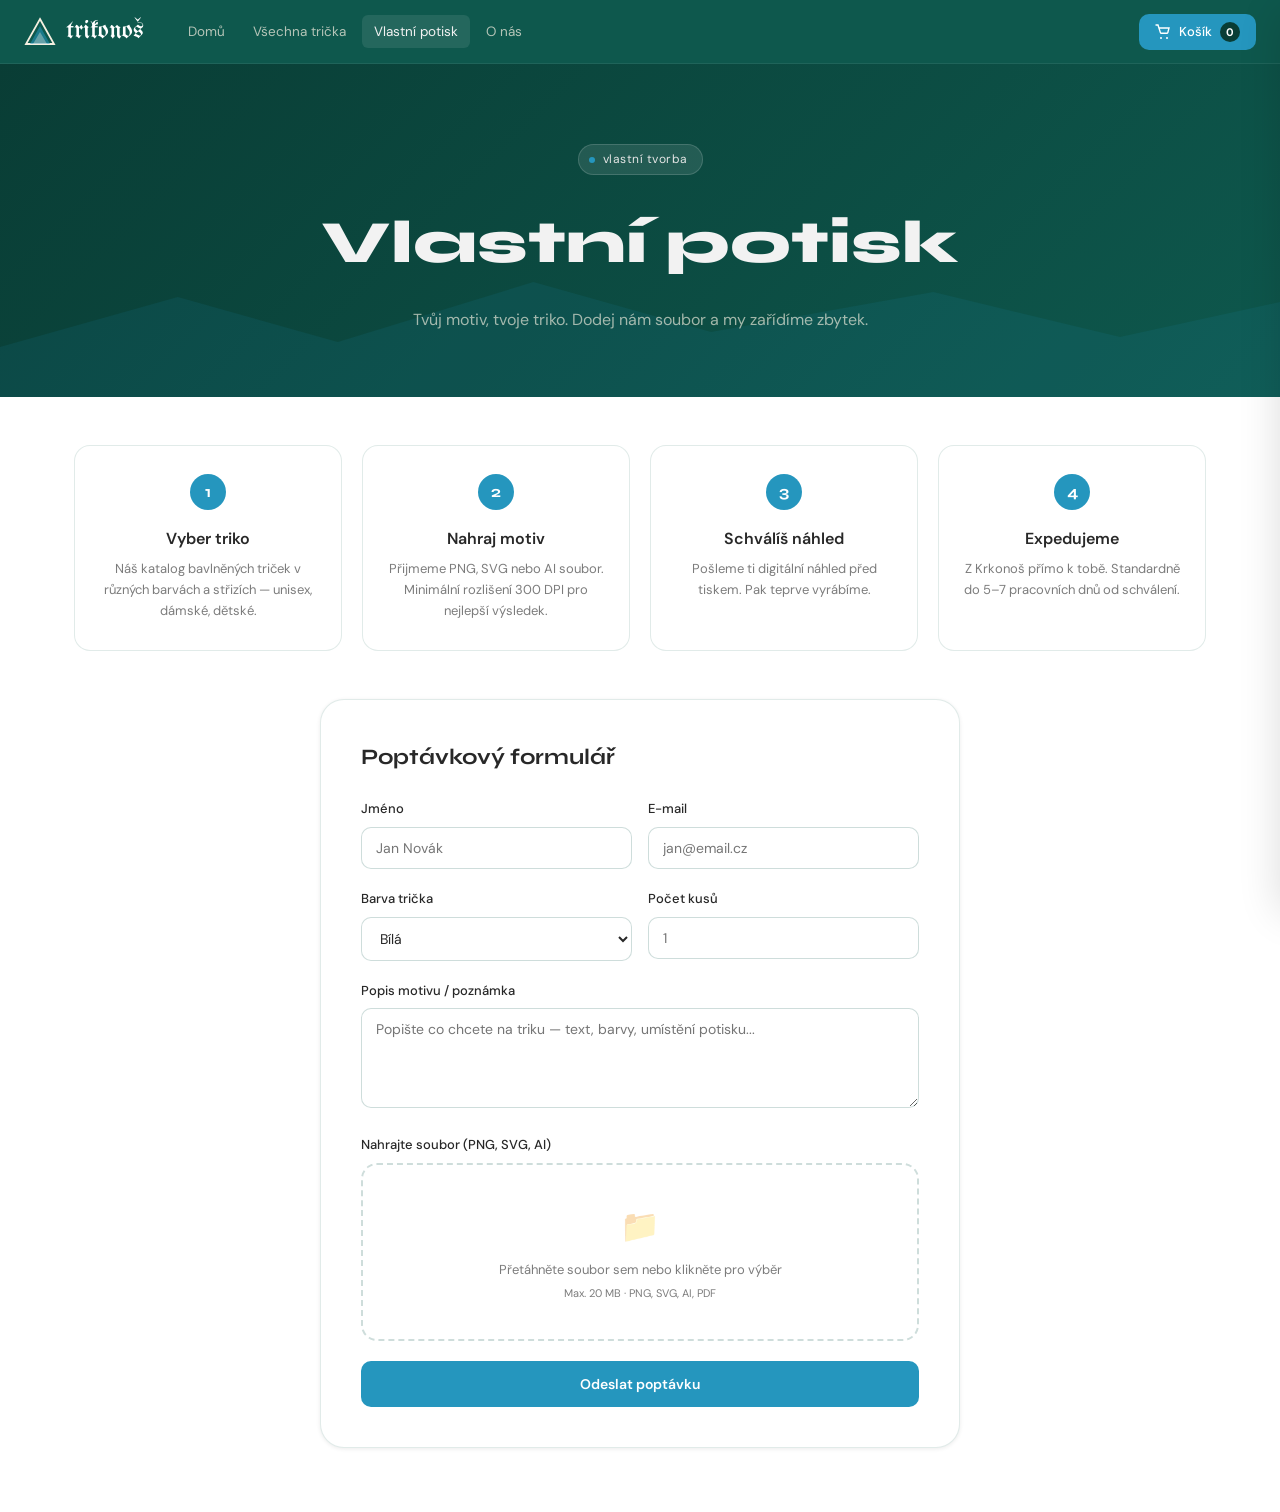
<file: vlastni-potisk.html>
<!DOCTYPE html>
<html lang="cs">
<head>
<meta charset="UTF-8">
<meta name="viewport" content="width=device-width, initial-scale=1.0">
<title>Vlastní potisk – Trikonoš</title>
<link href="https://fonts.googleapis.com/css2?family=UnifrakturMaguntia&family=Syne:wght@400;500;600;700;800&family=DM+Sans:ital,wght@0,300;0,400;0,500;1,300&display=swap" rel="stylesheet">
<link rel="stylesheet" href="style.css">
</head>
<body>

<header class="header">
  <div class="header-logo" onclick="window.location='index.html'" style="cursor:pointer">
    <svg class="logo-mark" viewBox="0 0 32 32" fill="none">
      <polygon points="16,3 30,28 2,28" fill="none" stroke="#F5EFE0" stroke-width="1.8"/>
      <polygon points="16,10 26,28 6,28" fill="#2596be" opacity="0.55"/>
      <polygon points="16,16 23,28 9,28" fill="#F5EFE0" opacity="0.35"/>
    </svg>
    trikonoš
  </div>
  <nav class="header-nav">
    <a href="index.html" class="nav-btn ">Domů</a>
    <a href="kategorie.html" class="nav-btn ">Všechna trička</a>
    <a href="vlastni-potisk.html" class="nav-btn active">Vlastní potisk</a>
    <a href="#" class="nav-btn">O nás</a>
  </nav>
  <div class="header-actions">
    <button class="btn-cart" onclick="toggleCart()">
      <svg width="16" height="16" viewBox="0 0 16 16" fill="none">
        <path d="M1 1h2l2.4 7.6a1 1 0 00.96.72h5.48a1 1 0 00.96-.72L14 4H4" stroke="currentColor" stroke-width="1.4" stroke-linecap="round"/>
        <circle cx="6" cy="14" r="1" fill="currentColor"/>
        <circle cx="12" cy="14" r="1" fill="currentColor"/>
      </svg>
      Košík
      <span class="cart-count" id="cart-count">0</span>
    </button>
    <button class="btn-hamburger" id="hamburger" onclick="toggleMobileNav()">
      <span></span><span></span><span></span>
    </button>
  </div>
</header>

<nav class="mobile-nav" id="mobile-nav">
  <a href="index.html">Domů</a>
  <a href="kategorie.html">Všechna trička</a>
  <a href="vlastni-potisk.html">Vlastní potisk</a>
  <a href="#">O nás</a>
</nav>

<div class="cart-overlay" id="cart-overlay" onclick="toggleCart()"></div>
<aside class="cart-drawer" id="cart-drawer">
  <div class="cart-drawer-header">
    <h3>🏔 Košík</h3>
    <button class="btn-close-cart" onclick="toggleCart()">✕</button>
  </div>
  <div class="cart-items" id="cart-items-list"></div>
  <div class="cart-footer" id="cart-footer" style="display:none">
    <div class="cart-subtotal">
      <span>Celkem</span>
      <span id="cart-total-price">0 Kč</span>
    </div>
    <p class="cart-shipping-note" id="cart-shipping-note">+ dopravné 89 Kč</p>
    <button class="btn-checkout" onclick="saveCart();window.location='objednavka.html'">
      Přejít k objednávce
      <svg width="16" height="16" viewBox="0 0 16 16" fill="none">
        <path d="M3 8h10M9 4l4 4-4 4" stroke="currentColor" stroke-width="1.6" stroke-linecap="round" stroke-linejoin="round"/>
      </svg>
    </button>
    <button class="btn-continue-shopping" onclick="toggleCart()">Pokračovat v nákupu</button>
  </div>
</aside>

<div class="toast-container" id="toast-container"></div>

<div class="page">
<!-- =========================================================
     PAGE: CUSTOM PRINT
========================================================= -->

  <div class="potisk-hero">
    <svg style="position:absolute;bottom:0;left:0;right:0;width:100%;height:120px" viewBox="0 0 1440 120" preserveAspectRatio="none" xmlns="http://www.w3.org/2000/svg">
      <polygon points="0,120 0,70 200,20 380,65 600,5 800,55 1050,15 1260,60 1440,25 1440,120" fill="rgba(37,150,190,0.10)"/>
    </svg>
    <div class="container" style="position:relative;z-index:1">
      <div class="hero-eyebrow" style="margin:0 auto 20px;width:fit-content">
        <div class="hero-eyebrow-dot"></div>
        vlastní tvorba
      </div>
      <h1>Vlastní potisk</h1>
      <p>Tvůj motiv, tvoje triko. Dodej nám soubor a my zařídíme zbytek.</p>
    </div>
  </div>

  <div class="container">
    <div class="steps-grid">
      <div class="step-card">
        <div class="step-number">1</div>
        <h4>Vyber triko</h4>
        <p>Náš katalog bavlněných triček v různých barvách a střizích — unisex, dámské, dětské.</p>
      </div>
      <div class="step-card">
        <div class="step-number">2</div>
        <h4>Nahraj motiv</h4>
        <p>Přijmeme PNG, SVG nebo AI soubor. Minimální rozlišení 300 DPI pro nejlepší výsledek.</p>
      </div>
      <div class="step-card">
        <div class="step-number">3</div>
        <h4>Schválíš náhled</h4>
        <p>Pošleme ti digitální náhled před tiskem. Pak teprve vyrábíme.</p>
      </div>
      <div class="step-card">
        <div class="step-number">4</div>
        <h4>Expedujeme</h4>
        <p>Z Krkonoš přímo k tobě. Standardně do 5–7 pracovních dnů od schválení.</p>
      </div>
    </div>

    <div class="potisk-form-card">
      <h3 style="font-family:var(--font-display);font-size:22px;font-weight:700;margin-bottom:24px">Poptávkový formulář</h3>
      <div class="form-row">
        <div class="form-group">
          <label class="form-label">Jméno</label>
          <input class="form-input" type="text" placeholder="Jan Novák">
        </div>
        <div class="form-group">
          <label class="form-label">E-mail</label>
          <input class="form-input" type="email" placeholder="jan@email.cz">
        </div>
      </div>
      <div class="form-row">
        <div class="form-group">
          <label class="form-label">Barva trička</label>
          <select class="form-select">
            <option>Bílá</option>
            <option>Černá</option>
            <option>Tmavě šedá</option>
            <option>Lesní zelená</option>
            <option>Kaštanová</option>
            <option>Námořnická</option>
          </select>
        </div>
        <div class="form-group">
          <label class="form-label">Počet kusů</label>
          <input class="form-input" type="number" placeholder="1" min="1">
        </div>
      </div>
      <div class="form-group">
        <label class="form-label">Popis motivu / poznámka</label>
        <textarea class="form-textarea" placeholder="Popište co chcete na triku — text, barvy, umístění potisku..."></textarea>
      </div>
      <div class="form-group">
        <label class="form-label">Nahrajte soubor (PNG, SVG, AI)</label>
        <div class="upload-area" onclick="showToast('Nahrávání souboru','📁')">
          <div class="upload-icon">📁</div>
          <p>Přetáhněte soubor sem nebo klikněte pro výběr</p>
          <p style="font-size:11px;margin-top:4px">Max. 20 MB · PNG, SVG, AI, PDF</p>
        </div>
      </div>
      <button class="btn-primary" style="width:100%;justify-content:center;padding:14px" onclick="showToast('Poptávka odeslána! Ozveme se do 24 h.','✅')">
        Odeslat poptávku
      </button>
    </div>
  </div>

</div>

<script src="app.js"></script>
<script>

</script>
</body>
</html>
</file>
<file: style.css>
/* =========================================================
   TOKENS
========================================================= */
:root {
  /* === TRIKONOŠ BRAND PALETTE === */
  --forest:   #0e584d;   /* primární zelená — header, CTA pozadí */
  --forest-d: #093d35;   /* tmavší varianta pro hover, footer */
  --forest-l: #157a6a;   /* světlejší varianta */
  --moss:     #1a7a6a;   /* sekundární zelená */
  --sage:     #3a9e8e;   /* světlá zelená pro doplňky */
  --cream:    #f2f2f2;   /* světlé pozadí, texty na tmavém */
  --cream-d:  #e6e6e6;   /* lehce šedivé pozadí */
  --gold:     #2596be;   /* akcentní modrá — CTA tlačítka */
  --gold-l:   #2aaad6;   /* světlejší hover modrá */
  --sand:     #1f7fa0;   /* tmavší modrá varianta */
  --white:    #ffffff;   /* čistá bílá */
  --ink:      #282828;   /* hlavní barva textu */
  --muted:    rgba(80,80,80,0.75); /* tlumený text */
  --border:   rgba(14,88,77,0.12);
  --border-m: rgba(14,88,77,0.20);

  --r-sm: 6px;
  --r-md: 10px;
  --r-lg: 16px;
  --r-xl: 24px;

  --shadow-sm: 0 1px 4px rgba(0,0,0,0.08);
  --shadow-md: 0 4px 20px rgba(0,0,0,0.10);
  --shadow-lg: 0 12px 40px rgba(0,0,0,0.14);

  --font-display: 'Syne', sans-serif;
  --font-body:    'DM Sans', sans-serif;

  --header-h: 64px;
  --transition: 0.22s cubic-bezier(0.4,0,0.2,1);
}

/* =========================================================
   RESET & BASE
========================================================= */
*, *::before, *::after { box-sizing: border-box; margin: 0; padding: 0; }
html { scroll-behavior: smooth; }
body {
  font-family: var(--font-body);
  background: var(--white);
  color: var(--ink);
  font-size: 15px;
  line-height: 1.6;
  overflow-x: hidden;
}
img { display: block; max-width: 100%; }
button { cursor: pointer; font-family: var(--font-body); }
a { text-decoration: none; color: inherit; }
ul { list-style: none; }

/* =========================================================
   HEADER
========================================================= */
.header {
  position: fixed; top: 0; left: 0; right: 0; z-index: 100;
  height: var(--header-h);
  background: var(--forest);
  display: flex; align-items: center;
  padding: 0 24px;
  gap: 0;
  border-bottom: 1px solid rgba(255,255,255,0.07);
}

.header-logo {
  display: flex; align-items: center; gap: 10px;
  font-family: 'UnifrakturMaguntia', cursive;
  font-size: 26px; font-weight: 400;
  color: #ffffff;
  letter-spacing: 0px;
  flex-shrink: 0;
}
.logo-mark {
  width: 32px; height: 32px; position: relative; flex-shrink: 0;
}

.header-nav {
  display: flex; align-items: center; gap: 4px;
  margin-left: 32px;
  flex: 1;
}
.header-nav button {
  background: none; border: none;
  color: rgba(245,239,224,0.72);
  font-size: 13.5px; font-weight: 400;
  padding: 6px 12px; border-radius: var(--r-sm);
  transition: background var(--transition), color var(--transition);
  white-space: nowrap;
}
.header-nav button:hover,
.header-nav button.active {
  background: rgba(255,255,255,0.09);
  color: var(--cream);
}

.header-actions {
  display: flex; align-items: center; gap: 8px;
  margin-left: auto; flex-shrink: 0;
}

.btn-cart {
  position: relative;
  background: var(--gold);
  border: none; border-radius: var(--r-md);
  padding: 8px 16px;
  display: flex; align-items: center; gap: 8px;
  font-size: 13px; font-weight: 500; color: #ffffff;
  transition: background var(--transition), transform var(--transition);
}
.btn-cart:hover { background: var(--gold-l); transform: translateY(-1px); }
.cart-count {
  background: #093d35;
  color: #ffffff;
  width: 20px; height: 20px; border-radius: 50%;
  font-size: 11px; font-weight: 700;
  display: flex; align-items: center; justify-content: center;
}

.btn-hamburger {
  display: none;
  background: none; border: none;
  color: var(--cream); padding: 6px;
  flex-direction: column; gap: 5px; align-items: center;
}
.btn-hamburger span {
  display: block; width: 22px; height: 2px;
  background: var(--cream); border-radius: 2px;
  transition: transform var(--transition), opacity var(--transition);
}

/* Mobile nav drawer */
.mobile-nav {
  display: none;
  position: fixed; top: var(--header-h); left: 0; right: 0; bottom: 0;
  background: var(--forest-d); z-index: 99;
  padding: 24px;
  flex-direction: column; gap: 4px;
  transform: translateX(-100%);
  transition: transform var(--transition);
}
.mobile-nav.open { transform: translateX(0); }
.mobile-nav button {
  background: none; border: none;
  color: var(--cream); font-size: 22px;
  font-family: var(--font-display); font-weight: 600;
  padding: 12px 0; text-align: left;
  border-bottom: 1px solid rgba(255,255,255,0.07);
  width: 100%;
}

/* =========================================================
   PAGE LAYOUT
========================================================= */
.page { display: none; padding-top: var(--header-h); min-height: 100vh; }
.page.active { display: block; }

.container { max-width: 1180px; margin: 0 auto; padding: 0 24px; }

/* =========================================================
   HERO
========================================================= */
.hero {
  background: var(--forest);
  position: relative; overflow: hidden;
  padding: 80px 24px 0;
  min-height: 560px;
  display: flex; align-items: flex-end;
}
.hero-content {
  position: relative; z-index: 2;
  max-width: 520px;
  padding-bottom: 72px;
}
.hero-eyebrow {
  display: inline-flex; align-items: center; gap: 8px;
  background: rgba(255,255,255,0.1);
  border: 1px solid rgba(255,255,255,0.15);
  border-radius: 100px;
  padding: 5px 14px 5px 10px;
  font-size: 12px; color: var(--cream-d);
  letter-spacing: 0.5px; margin-bottom: 20px;
}
.hero-eyebrow-dot {
  width: 6px; height: 6px; border-radius: 50%;
  background: #2596be; flex-shrink: 0;
}
.hero h1 {
  font-family: var(--font-display);
  font-size: clamp(40px, 7vw, 68px);
  font-weight: 800; line-height: 1.0;
  color: var(--cream); margin-bottom: 20px;
  letter-spacing: -1px;
}
.hero h1 em { color: #2596be; font-style: normal; }
.hero-sub {
  font-size: 16px; color: rgba(245,239,224,0.65);
  line-height: 1.65; margin-bottom: 32px;
  max-width: 380px;
}
.hero-btns { display: flex; gap: 12px; flex-wrap: wrap; }

.btn-primary {
  background: var(--gold);
  color: #ffffff;
  border: none; border-radius: var(--r-md);
  padding: 13px 26px;
  font-size: 14px; font-weight: 600;
  display: inline-flex; align-items: center; gap: 8px;
  transition: background var(--transition), transform var(--transition);
}
.btn-primary:hover { background: var(--gold-l); transform: translateY(-2px); }

.btn-outline {
  background: transparent;
  color: var(--cream);
  border: 1.5px solid rgba(245,239,224,0.3);
  border-radius: var(--r-md);
  padding: 12px 24px;
  font-size: 14px;
  display: inline-flex; align-items: center; gap: 8px;
  transition: border-color var(--transition), background var(--transition);
}
.btn-outline:hover {
  border-color: rgba(245,239,224,0.6);
  background: rgba(255,255,255,0.06);
}

/* Mountain SVG background */
.hero-mountains {
  position: absolute; bottom: 0; left: 0; right: 0;
  height: 260px; width: 100%;
}
/* Stats row */
.hero-stats {
  position: absolute; right: 5%; bottom: 40px; z-index: 2;
  display: flex; gap: 2px;
  background: rgba(255,255,255,0.06);
  border: 1px solid rgba(255,255,255,0.1);
  border-radius: var(--r-xl);
  padding: 4px;
  backdrop-filter: blur(12px);
}
.hero-stat {
  padding: 14px 24px; text-align: center;
  border-radius: calc(var(--r-xl) - 4px);
}
.hero-stat:first-child { background: rgba(255,255,255,0.07); }
.hero-stat-num {
  font-family: var(--font-display);
  font-size: 26px; font-weight: 700; color: #2596be;
  line-height: 1;
}
.hero-stat-label {
  font-size: 11px; color: rgba(245,239,224,0.55);
  margin-top: 3px; letter-spacing: 0.3px;
}

/* =========================================================
   CATEGORY BAR
========================================================= */
.cat-bar {
  background: var(--cream);
  border-bottom: 1px solid var(--border);
  position: sticky; top: var(--header-h); z-index: 50;
}
.cat-bar-inner {
  display: flex; align-items: center; gap: 6px;
  padding: 10px 24px; overflow-x: auto;
  scrollbar-width: none; max-width: 1180px; margin: 0 auto;
}
.cat-bar-inner::-webkit-scrollbar { display: none; }
.cat-pill {
  background: white;
  border: 1px solid var(--border-m);
  border-radius: 100px;
  padding: 6px 16px; white-space: nowrap;
  font-size: 13px; color: var(--moss);
  transition: all var(--transition);
  flex-shrink: 0;
}
.cat-pill:hover { border-color: var(--forest); color: var(--forest); }
.cat-pill.active {
  background: var(--forest); color: var(--cream);
  border-color: var(--forest);
}

/* =========================================================
   SECTION HEADERS
========================================================= */
.section { padding: 56px 0; }
.section-sm { padding: 32px 0; }
.section-head {
  display: flex; justify-content: space-between; align-items: baseline;
  margin-bottom: 28px;
}
.section-head h2 {
  font-family: var(--font-display);
  font-size: 28px; font-weight: 700; color: var(--ink);
}
.section-head h2 span { color: #2596be; }
.section-head a {
  font-size: 13px; color: var(--moss);
  border-bottom: 1px solid transparent;
  transition: border-color var(--transition), color var(--transition);
  cursor: pointer;
}
.section-head a:hover { color: var(--forest); border-color: var(--forest); }

/* =========================================================
   PRODUCT GRID
========================================================= */
.product-grid {
  display: grid;
  grid-template-columns: repeat(auto-fill, minmax(220px, 1fr));
  gap: 20px;
}

.product-card {
  background: white;
  border: 1px solid var(--border);
  border-radius: var(--r-lg);
  overflow: hidden;
  cursor: pointer;
  transition: border-color var(--transition), transform var(--transition), box-shadow var(--transition);
  position: relative;
}
.product-card:hover {
  border-color: var(--moss);
  transform: translateY(-3px);
  box-shadow: var(--shadow-md);
}

.product-card-img {
  background: var(--cream);
  height: 200px;
  display: flex; align-items: center; justify-content: center;
  position: relative; overflow: hidden;
}
.product-card-img svg { transition: transform 0.3s; }
.product-card:hover .product-card-img svg { transform: scale(1.05); }

.product-badges {
  position: absolute; top: 10px; left: 10px;
  display: flex; flex-direction: column; gap: 4px;
}
.badge {
  font-size: 10px; font-weight: 600; letter-spacing: 0.5px;
  padding: 3px 9px; border-radius: 100px;
  text-transform: uppercase;
}
.badge-top { background: var(--gold); color: #ffffff; }
.badge-new { background: var(--forest); color: var(--cream); }

.product-card-body { padding: 14px 16px 16px; }
.product-name {
  font-weight: 500; font-size: 15px; color: var(--ink);
  margin-bottom: 2px;
}
.product-sub {
  font-size: 12px; color: var(--muted); margin-bottom: 12px;
  font-style: italic;
}
.product-footer {
  display: flex; justify-content: space-between; align-items: center;
}
.product-price {
  font-family: var(--font-display);
  font-size: 18px; font-weight: 700; color: var(--ink);
}
.btn-add-to-cart {
  background: var(--forest);
  color: var(--cream);
  border: none; border-radius: var(--r-sm);
  width: 34px; height: 34px;
  font-size: 20px; line-height: 1;
  display: flex; align-items: center; justify-content: center;
  transition: background var(--transition), transform var(--transition);
}
.btn-add-to-cart:hover { background: var(--moss); transform: scale(1.1); }

/* Added to cart pulse */
.btn-add-to-cart.added {
  background: var(--gold); color: #ffffff;
  animation: pulse-add 0.4s ease;
}
@keyframes pulse-add {
  0% { transform: scale(1); }
  50% { transform: scale(1.3); }
  100% { transform: scale(1); }
}

/* =========================================================
   PROMO BANNER
========================================================= */
.promo-banner {
  background: var(--forest);
  border-radius: var(--r-xl);
  padding: 40px 48px;
  display: flex; justify-content: space-between; align-items: center;
  gap: 24px; flex-wrap: wrap;
  position: relative; overflow: hidden;
  margin: 0 0 56px;
}
.promo-banner::before {
  content: '';
  position: absolute; right: -60px; top: -60px;
  width: 300px; height: 300px; border-radius: 50%;
  background: rgba(224,160,32,0.08);
}
.promo-text h3 {
  font-family: var(--font-display);
  font-size: 26px; font-weight: 700; color: var(--cream);
  margin-bottom: 6px;
}
.promo-text p { font-size: 14px; color: rgba(245,239,224,0.6); }

/* =========================================================
   TRUST STRIP
========================================================= */
.trust-strip {
  background: var(--cream-d);
  border-top: 1px solid var(--border);
  border-bottom: 1px solid var(--border);
  padding: 28px 0;
}
.trust-items {
  display: grid;
  grid-template-columns: repeat(auto-fit, minmax(200px, 1fr));
  gap: 20px;
}
.trust-item {
  display: flex; align-items: center; gap: 14px;
}
.trust-icon {
  width: 40px; height: 40px; border-radius: var(--r-md);
  background: var(--forest);
  display: flex; align-items: center; justify-content: center;
  flex-shrink: 0;
}
.trust-text h4 { font-size: 13px; font-weight: 500; color: var(--ink); }
.trust-text p { font-size: 12px; color: var(--muted); }

/* =========================================================
   FOOTER
========================================================= */
.footer {
  background: var(--forest-d);
  padding: 56px 0 32px;
}
.footer-grid {
  display: grid;
  grid-template-columns: 2fr 1fr 1fr 1fr;
  gap: 40px; margin-bottom: 48px;
}
.footer-brand p {
  font-size: 13px; color: rgba(245,239,224,0.5);
  line-height: 1.7; margin-top: 14px; max-width: 260px;
}
.footer-col h5 {
  font-size: 11px; font-weight: 600;
  color: #2596be; letter-spacing: 1px;
  text-transform: uppercase; margin-bottom: 16px;
}
.footer-col li { margin-bottom: 10px; }
.footer-col a {
  font-size: 13px; color: rgba(245,239,224,0.55);
  transition: color var(--transition);
}
.footer-col a:hover { color: var(--cream); }
.footer-bottom {
  border-top: 1px solid rgba(255,255,255,0.07);
  padding-top: 24px;
  display: flex; justify-content: space-between;
  font-size: 12px; color: rgba(245,239,224,0.35);
  flex-wrap: wrap; gap: 8px;
}

/* =========================================================
   MINI CART DRAWER
========================================================= */
.cart-overlay {
  position: fixed; inset: 0; z-index: 200;
  background: rgba(0,0,0,0.45);
  opacity: 0; pointer-events: none;
  transition: opacity var(--transition);
}
.cart-overlay.open { opacity: 1; pointer-events: all; }

.cart-drawer {
  position: fixed; top: 0; right: 0; bottom: 0;
  width: 420px; max-width: 100vw;
  background: var(--white); z-index: 201;
  transform: translateX(100%);
  transition: transform 0.3s cubic-bezier(0.4,0,0.2,1);
  display: flex; flex-direction: column;
  box-shadow: var(--shadow-lg);
}
.cart-drawer.open { transform: translateX(0); }

.cart-drawer-header {
  padding: 20px 24px;
  border-bottom: 1px solid var(--border);
  display: flex; align-items: center; justify-content: space-between;
  background: var(--forest); color: var(--cream);
}
.cart-drawer-header h3 {
  font-family: var(--font-display);
  font-size: 18px; font-weight: 700;
}
.btn-close-cart {
  background: rgba(255,255,255,0.1); border: none;
  color: var(--cream); width: 32px; height: 32px;
  border-radius: 50%; font-size: 18px; line-height: 1;
  display: flex; align-items: center; justify-content: center;
  transition: background var(--transition);
}
.btn-close-cart:hover { background: rgba(255,255,255,0.2); }

.cart-items { flex: 1; overflow-y: auto; padding: 16px 24px; }

.cart-empty {
  text-align: center; padding: 60px 20px;
  color: var(--muted);
}
.cart-empty-icon { font-size: 48px; margin-bottom: 12px; opacity: 0.4; }
.cart-empty p { font-size: 14px; }

.cart-item {
  display: flex; gap: 14px; align-items: flex-start;
  padding: 14px 0; border-bottom: 1px solid var(--border);
  animation: slideIn 0.25s ease;
}
@keyframes slideIn {
  from { opacity: 0; transform: translateX(16px); }
  to { opacity: 1; transform: translateX(0); }
}
.cart-item-img {
  width: 68px; height: 68px; border-radius: var(--r-md);
  background: var(--cream); flex-shrink: 0;
  display: flex; align-items: center; justify-content: center;
  overflow: hidden;
}
.cart-item-info { flex: 1; }
.cart-item-name { font-size: 14px; font-weight: 500; margin-bottom: 2px; }
.cart-item-variant { font-size: 12px; color: var(--muted); margin-bottom: 8px; }
.cart-item-controls {
  display: flex; align-items: center; gap: 8px;
}
.qty-btn {
  background: var(--cream); border: 1px solid var(--border-m);
  color: var(--ink); width: 26px; height: 26px;
  border-radius: var(--r-sm); font-size: 14px;
  display: flex; align-items: center; justify-content: center;
  transition: background var(--transition);
}
.qty-btn:hover { background: var(--cream-d); }
.qty-num { font-size: 14px; font-weight: 500; min-width: 20px; text-align: center; }
.cart-item-price {
  font-family: var(--font-display);
  font-size: 16px; font-weight: 700; color: var(--forest);
  white-space: nowrap;
}
.btn-remove-item {
  background: none; border: none;
  color: var(--muted); font-size: 14px;
  padding: 2px 4px; margin-left: auto;
  border-radius: var(--r-sm);
  transition: color var(--transition), background var(--transition);
}
.btn-remove-item:hover { color: #c0392b; background: #fef5f5; }

.cart-footer {
  padding: 20px 24px;
  border-top: 1px solid var(--border);
  background: var(--cream);
}
.cart-subtotal {
  display: flex; justify-content: space-between; align-items: baseline;
  margin-bottom: 6px;
}
.cart-subtotal span:first-child { font-size: 13px; color: var(--muted); }
.cart-subtotal span:last-child {
  font-family: var(--font-display);
  font-size: 22px; font-weight: 700; color: var(--forest);
}
.cart-shipping-note {
  font-size: 12px; color: var(--moss); margin-bottom: 16px;
}
.btn-checkout {
  width: 100%; padding: 15px;
  background: var(--forest); color: var(--cream);
  border: none; border-radius: var(--r-md);
  font-size: 15px; font-weight: 600; font-family: var(--font-body);
  display: flex; align-items: center; justify-content: center; gap: 8px;
  transition: background var(--transition), transform var(--transition);
}
.btn-checkout:hover { background: var(--forest-l); transform: translateY(-1px); }
.btn-continue-shopping {
  width: 100%; padding: 10px;
  background: none; border: none;
  color: var(--muted); font-size: 13px; margin-top: 8px;
  transition: color var(--transition);
}
.btn-continue-shopping:hover { color: var(--forest); }

/* =========================================================
   PRODUCT DETAIL PAGE
========================================================= */
.breadcrumb {
  display: flex; align-items: center; gap: 6px;
  font-size: 12px; color: var(--muted); padding: 20px 0 0;
}
.breadcrumb span { color: var(--border-m); }
.breadcrumb a { cursor: pointer; transition: color var(--transition); }
.breadcrumb a:hover { color: var(--forest); }

.product-detail-grid {
  display: grid; grid-template-columns: 1fr 1fr;
  gap: 56px; align-items: start; padding: 32px 0 64px;
}
.product-detail-visual {
  background: var(--cream);
  border-radius: var(--r-xl);
  aspect-ratio: 1;
  display: flex; align-items: center; justify-content: center;
  position: relative; overflow: hidden;
}
.product-detail-thumbnails {
  display: flex; gap: 8px; margin-top: 12px;
}
.thumb {
  width: 72px; height: 72px; border-radius: var(--r-md);
  background: var(--cream); border: 2px solid transparent;
  display: flex; align-items: center; justify-content: center;
  cursor: pointer; overflow: hidden;
  transition: border-color var(--transition);
}
.thumb.active { border-color: var(--forest); }

.product-detail-info h1 {
  font-family: var(--font-display);
  font-size: 36px; font-weight: 700; line-height: 1.1;
  margin-bottom: 8px;
}
.product-detail-tagline {
  font-size: 15px; color: var(--muted); font-style: italic;
  margin-bottom: 20px;
}
.product-detail-price {
  font-family: var(--font-display);
  font-size: 32px; font-weight: 700; color: #0e584d;
  margin-bottom: 28px; display: flex; align-items: center; gap: 12px;
}
.price-shipping {
  font-size: 13px; font-weight: 400; color: var(--moss);
  font-family: var(--font-body);
}

.size-label {
  font-size: 13px; font-weight: 500; color: var(--ink);
  margin-bottom: 10px; display: flex; justify-content: space-between;
}
.size-label a { color: var(--moss); cursor: pointer; font-weight: 400; }
.size-grid {
  display: flex; flex-wrap: wrap; gap: 8px; margin-bottom: 24px;
}
.size-btn {
  background: white; border: 1.5px solid var(--border-m);
  border-radius: var(--r-sm); padding: 8px 16px;
  font-size: 14px; color: var(--ink);
  transition: all var(--transition);
  min-width: 52px; text-align: center;
}
.size-btn:hover { border-color: var(--forest); color: var(--forest); }
.size-btn.active {
  background: var(--forest); color: var(--cream);
  border-color: var(--forest);
}
.size-btn.unavailable {
  opacity: 0.35; cursor: not-allowed;
  text-decoration: line-through;
}

.color-label {
  font-size: 13px; font-weight: 500; color: var(--ink);
  margin-bottom: 10px;
}
.color-grid {
  display: flex; gap: 10px; margin-bottom: 28px;
}
.color-swatch {
  width: 32px; height: 32px; border-radius: 50%;
  border: 3px solid transparent; cursor: pointer;
  transition: border-color var(--transition), transform var(--transition);
  outline-offset: 2px;
}
.color-swatch:hover { transform: scale(1.15); }
.color-swatch.active { border-color: var(--forest); }

.quantity-row {
  display: flex; align-items: center; gap: 12px; margin-bottom: 20px;
}
.quantity-row label { font-size: 13px; font-weight: 500; }
.qty-control {
  display: flex; align-items: center; gap: 0;
  border: 1.5px solid var(--border-m); border-radius: var(--r-md);
  overflow: hidden;
}
.qty-control button {
  background: var(--cream); border: none;
  width: 40px; height: 42px; font-size: 18px;
  display: flex; align-items: center; justify-content: center;
  transition: background var(--transition);
}
.qty-control button:hover { background: var(--cream-d); }
.qty-control input {
  width: 52px; height: 42px; border: none;
  text-align: center; font-size: 15px; font-weight: 500;
  background: white; color: var(--ink);
  outline: none;
}

.btn-add-detail {
  width: 100%; padding: 16px;
  background: var(--gold); color: #ffffff;
  border: none; border-radius: var(--r-md);
  font-size: 16px; font-weight: 600; font-family: var(--font-body);
  display: flex; align-items: center; justify-content: center; gap: 8px;
  transition: background var(--transition), transform var(--transition);
  margin-bottom: 10px;
}
.btn-add-detail:hover { background: var(--gold-l); transform: translateY(-2px); }

.btn-wishlist {
  width: 100%; padding: 13px;
  background: none;
  border: 1.5px solid var(--border-m); border-radius: var(--r-md);
  color: var(--muted); font-size: 14px;
  display: flex; align-items: center; justify-content: center; gap: 8px;
  transition: all var(--transition);
}
.btn-wishlist:hover { border-color: var(--moss); color: var(--forest); }

.product-meta {
  margin-top: 28px; border-top: 1px solid var(--border); padding-top: 24px;
}
.product-meta-item {
  display: flex; align-items: flex-start; gap: 12px; margin-bottom: 14px;
}
.meta-icon {
  width: 36px; height: 36px; border-radius: var(--r-sm);
  background: var(--cream); flex-shrink: 0;
  display: flex; align-items: center; justify-content: center;
}
.meta-text h5 { font-size: 13px; font-weight: 500; margin-bottom: 1px; }
.meta-text p { font-size: 12px; color: var(--muted); }

/* =========================================================
   CATEGORY PAGE (filter sidebar)
========================================================= */
.category-layout {
  display: grid; grid-template-columns: 240px 1fr;
  gap: 40px; padding: 40px 0 64px; align-items: start;
}
.filter-sidebar {
  position: sticky; top: calc(var(--header-h) + 56px);
}
.filter-sidebar h3 {
  font-family: var(--font-display);
  font-size: 16px; font-weight: 700; margin-bottom: 20px;
}
.filter-group { margin-bottom: 28px; }
.filter-group-title {
  font-size: 11px; font-weight: 600; letter-spacing: 1px;
  text-transform: uppercase; color: #2596be;
  margin-bottom: 12px;
}
.filter-option {
  display: flex; align-items: center; gap: 10px;
  padding: 7px 0; cursor: pointer;
  transition: color var(--transition);
}
.filter-option:hover { color: var(--forest); }
.filter-checkbox {
  width: 18px; height: 18px; border-radius: 4px;
  border: 1.5px solid var(--border-m); flex-shrink: 0;
  display: flex; align-items: center; justify-content: center;
  transition: all var(--transition);
}
.filter-option.checked .filter-checkbox {
  background: var(--forest); border-color: var(--forest);
}
.filter-option.checked .filter-checkbox::after {
  content: '✓'; font-size: 11px; color: white; font-weight: 600;
}
.filter-count {
  margin-left: auto; font-size: 11px; color: var(--muted);
  background: var(--cream); padding: 1px 7px; border-radius: 100px;
}
.price-range { padding: 4px 0; }
.price-range input[type=range] {
  width: 100%; accent-color: var(--forest);
  height: 4px;
}
.price-range-labels {
  display: flex; justify-content: space-between;
  font-size: 12px; color: var(--muted); margin-top: 6px;
}

.category-header {
  display: flex; justify-content: space-between; align-items: center;
  margin-bottom: 24px;
}
.category-header h2 {
  font-family: var(--font-display);
  font-size: 26px; font-weight: 700;
}
.results-count { font-size: 13px; color: var(--muted); }
.sort-select {
  border: 1px solid var(--border-m); border-radius: var(--r-md);
  padding: 7px 12px; font-size: 13px; color: var(--ink);
  background: white; outline: none; cursor: pointer;
}

/* =========================================================
   CUSTOM PRINT PAGE
========================================================= */
.potisk-hero {
  background: linear-gradient(135deg, #093d35, #0e584d);
  padding: 80px 0 64px; text-align: center;
  position: relative; overflow: hidden;
}
.potisk-hero h1 {
  font-family: var(--font-display);
  font-size: clamp(36px, 6vw, 60px);
  font-weight: 800; color: var(--cream); margin-bottom: 16px;
}
.potisk-hero p { font-size: 16px; color: rgba(245,239,224,0.65); }

.steps-grid {
  display: grid; grid-template-columns: repeat(auto-fit, minmax(220px, 1fr));
  gap: 20px; margin: 48px 0;
}
.step-card {
  background: white; border: 1px solid var(--border);
  border-radius: var(--r-lg); padding: 28px 24px;
  text-align: center; position: relative;
}
.step-number {
  width: 36px; height: 36px; border-radius: 50%;
  background: var(--gold); color: #ffffff;
  font-family: var(--font-display);
  font-size: 16px; font-weight: 700;
  display: flex; align-items: center; justify-content: center;
  margin: 0 auto 16px;
}
.step-card h4 { font-size: 16px; font-weight: 600; margin-bottom: 8px; }
.step-card p { font-size: 13px; color: var(--muted); line-height: 1.6; }

.potisk-form-card {
  background: white; border: 1px solid var(--border);
  border-radius: var(--r-xl); padding: 40px;
  max-width: 640px; margin: 0 auto 64px;
  box-shadow: var(--shadow-sm);
}
.form-group { margin-bottom: 20px; }
.form-label {
  display: block; font-size: 13px; font-weight: 500;
  color: var(--ink); margin-bottom: 7px;
}
.form-input, .form-select, .form-textarea {
  width: 100%; padding: 11px 14px;
  border: 1.5px solid var(--border-m); border-radius: var(--r-md);
  font-size: 14px; color: var(--ink); background: white;
  font-family: var(--font-body); outline: none;
  transition: border-color var(--transition);
}
.form-input:focus, .form-select:focus, .form-textarea:focus {
  border-color: var(--forest);
}
.form-textarea { min-height: 100px; resize: vertical; }
.form-row { display: grid; grid-template-columns: 1fr 1fr; gap: 16px; }

.upload-area {
  border: 2px dashed var(--border-m); border-radius: var(--r-lg);
  padding: 36px; text-align: center; cursor: pointer;
  transition: border-color var(--transition), background var(--transition);
}
.upload-area:hover {
  border-color: var(--forest); background: var(--cream);
}
.upload-icon { font-size: 32px; margin-bottom: 8px; opacity: 0.4; }
.upload-area p { font-size: 13px; color: var(--muted); }

/* =========================================================
   CHECKOUT PAGE
========================================================= */
.checkout-layout {
  display: grid; grid-template-columns: 1fr 380px;
  gap: 40px; padding: 40px 0 80px; align-items: start;
}
.checkout-section {
  background: white; border: 1px solid var(--border);
  border-radius: var(--r-lg); padding: 28px; margin-bottom: 20px;
}
.checkout-section h3 {
  font-family: var(--font-display);
  font-size: 18px; font-weight: 700; margin-bottom: 20px;
  display: flex; align-items: center; gap: 10px;
}
.checkout-step-num {
  width: 26px; height: 26px; border-radius: 50%;
  background: var(--forest); color: var(--cream);
  font-size: 13px; font-weight: 600;
  display: flex; align-items: center; justify-content: center;
  flex-shrink: 0;
}
.checkout-methods {
  display: grid; grid-template-columns: 1fr 1fr;
  gap: 10px; margin-bottom: 20px;
}
.method-btn {
  border: 1.5px solid var(--border-m); border-radius: var(--r-md);
  padding: 12px 16px; text-align: left; background: white;
  cursor: pointer; display: flex; align-items: center; gap: 10px;
  transition: all var(--transition);
}
.method-btn:hover { border-color: var(--forest); }
.method-btn.active {
  border-color: var(--forest); background: #f0f5f2;
}
.method-btn-icon {
  width: 32px; height: 32px; border-radius: var(--r-sm);
  background: var(--cream); flex-shrink: 0;
  display: flex; align-items: center; justify-content: center;
  font-size: 16px;
}
.method-btn-text h5 { font-size: 13px; font-weight: 500; }
.method-btn-text p { font-size: 11px; color: var(--muted); }

.order-summary {
  background: white; border: 1px solid var(--border);
  border-radius: var(--r-lg); padding: 24px;
  position: sticky; top: calc(var(--header-h) + 24px);
}
.order-summary h3 {
  font-family: var(--font-display);
  font-size: 18px; font-weight: 700; margin-bottom: 20px;
}
.order-summary-item {
  display: flex; align-items: center; gap: 12px;
  padding: 10px 0; border-bottom: 1px solid var(--border);
}
.order-sum-img {
  width: 52px; height: 52px; border-radius: var(--r-md);
  background: var(--cream); flex-shrink: 0;
  display: flex; align-items: center; justify-content: center; overflow: hidden;
}
.order-sum-info { flex: 1; }
.order-sum-info h5 { font-size: 13px; font-weight: 500; }
.order-sum-info p { font-size: 12px; color: var(--muted); }
.order-sum-price { font-weight: 600; font-size: 14px; }

.order-totals { padding: 16px 0 0; }
.order-total-row {
  display: flex; justify-content: space-between;
  font-size: 13px; margin-bottom: 8px; color: var(--muted);
}
.order-total-row.total {
  font-size: 16px; font-weight: 700; color: var(--ink);
  border-top: 1px solid var(--border); padding-top: 12px; margin-top: 4px;
}
.coupon-input {
  display: flex; gap: 8px; margin: 16px 0;
}
.coupon-input input {
  flex: 1; padding: 9px 12px;
  border: 1.5px solid var(--border-m); border-radius: var(--r-sm);
  font-size: 13px; outline: none;
}
.coupon-input button {
  background: var(--forest); color: white; border: none;
  padding: 9px 16px; border-radius: var(--r-sm);
  font-size: 13px;
}

/* =========================================================
   TOAST NOTIFICATION
========================================================= */
.toast-container {
  position: fixed; bottom: 24px; right: 24px; z-index: 300;
  display: flex; flex-direction: column; gap: 8px;
  pointer-events: none;
}
.toast {
  background: var(--forest); color: var(--cream);
  padding: 12px 20px; border-radius: var(--r-md);
  font-size: 13px; font-weight: 500;
  display: flex; align-items: center; gap: 10px;
  box-shadow: var(--shadow-lg);
  animation: toastIn 0.3s ease, toastOut 0.3s ease 2.5s forwards;
  pointer-events: none;
}
@keyframes toastIn {
  from { opacity: 0; transform: translateY(12px); }
  to { opacity: 1; transform: translateY(0); }
}
@keyframes toastOut {
  from { opacity: 1; transform: translateY(0); }
  to { opacity: 0; transform: translateY(8px); }
}

/* =========================================================
   RESPONSIVE
========================================================= */
@media (max-width: 900px) {
  .header-nav { display: none; }
  .btn-hamburger { display: flex; }
  .mobile-nav { display: flex; }
  .hero-stats { display: none; }
  .product-detail-grid { grid-template-columns: 1fr; gap: 32px; }
  .category-layout { grid-template-columns: 1fr; }
  .filter-sidebar { position: static; }
  .footer-grid { grid-template-columns: 1fr 1fr; }
  .checkout-layout { grid-template-columns: 1fr; }
  .order-summary { position: static; }
}
@media (max-width: 600px) {
  .hero { padding: 56px 20px 0; min-height: 440px; }
  .hero h1 { font-size: 38px; }
  .promo-banner { padding: 28px 24px; }
  .product-grid { grid-template-columns: repeat(2, 1fr); gap: 12px; }
  .footer-grid { grid-template-columns: 1fr; }
  .steps-grid { grid-template-columns: 1fr; }
  .form-row { grid-template-columns: 1fr; }
  .checkout-methods { grid-template-columns: 1fr; }
  .container { padding: 0 16px; }
  .hero { padding: 48px 16px 0; }
  .cart-drawer { width: 100%; }
}

/* =========================================================
   INSTAGRAM SECTION
========================================================= */
.ig-section {
  padding: 64px 0 56px;
  background: var(--white);
}
.ig-header {
  text-align: center; margin-bottom: 32px;
}
.ig-header h2 {
  font-family: var(--font-display);
  font-size: 30px; font-weight: 700; color: var(--ink);
  margin-bottom: 6px;
}
.ig-header p {
  font-size: 15px; color: var(--muted);
}
.ig-header p a {
  color: #2596be; font-weight: 500;
}
.ig-grid {
  display: grid;
  grid-template-columns: repeat(6, 1fr);
  gap: 4px;
  overflow: hidden;
  border-radius: var(--r-lg);
}
.ig-item {
  aspect-ratio: 1;
  background: var(--cream-d);
  overflow: hidden;
  position: relative;
  cursor: pointer;
}
.ig-item-inner {
  width: 100%; height: 100%;
  display: flex; align-items: center; justify-content: center;
  transition: transform 0.35s ease;
}
.ig-item:hover .ig-item-inner { transform: scale(1.06); }
.ig-item-overlay {
  position: absolute; inset: 0;
  background: rgba(14,88,77,0.55);
  display: flex; align-items: center; justify-content: center;
  opacity: 0; transition: opacity 0.25s;
}
.ig-item:hover .ig-item-overlay { opacity: 1; }
.ig-item-overlay svg { color: #fff; }
.ig-follow-btn {
  display: flex; align-items: center; justify-content: center;
  margin: 28px auto 0;
}
.ig-follow-btn a {
  display: inline-flex; align-items: center; gap: 10px;
  border: 1.5px solid var(--border-m);
  border-radius: 100px;
  padding: 12px 28px;
  font-size: 14px; font-weight: 500; color: var(--ink);
  transition: all var(--transition);
  background: white;
  box-shadow: var(--shadow-sm);
}
.ig-follow-btn a:hover {
  border-color: #2596be; color: #2596be;
  box-shadow: 0 4px 16px rgba(37,150,190,0.15);
}

/* =========================================================
   REVIEWS SECTION
========================================================= */
.reviews-section {
  padding: 64px 0;
  background: #f7f9f9;
  border-top: 1px solid var(--border);
  border-bottom: 1px solid var(--border);
}
.reviews-header {
  text-align: center; margin-bottom: 40px;
}
.reviews-header h2 {
  font-family: var(--font-display);
  font-size: 30px; font-weight: 700; color: var(--ink);
}
.reviews-layout {
  display: grid;
  grid-template-columns: 280px 1fr;
  gap: 28px; align-items: start;
}
.reviews-summary {
  background: white;
  border: 1px solid var(--border);
  border-radius: var(--r-xl);
  padding: 28px 24px;
}
.reviews-big-score {
  display: flex; align-items: center; gap: 16px;
  margin-bottom: 20px;
}
.score-num {
  font-family: var(--font-display);
  font-size: 56px; font-weight: 800; color: #2596be;
  line-height: 1;
}
.score-stars { display: flex; flex-direction: column; gap: 4px; }
.stars { display: flex; gap: 3px; }
.star { color: #f59e0b; font-size: 20px; }
.star-sm { color: #f59e0b; font-size: 14px; }
.star-empty { color: #d1d5db; }
.score-count { font-size: 13px; color: var(--muted); margin-top: 2px; }
.reviews-bars { margin-bottom: 20px; }
.review-bar-row {
  display: flex; align-items: center; gap: 8px; margin-bottom: 7px;
}
.review-bar-label {
  font-size: 12px; color: var(--muted); width: 10px; text-align: right; flex-shrink: 0;
}
.review-bar-track {
  flex: 1; height: 5px; background: #e5e7eb;
  border-radius: 10px; overflow: hidden;
}
.review-bar-fill {
  height: 100%; background: #f59e0b; border-radius: 10px;
  transition: width 0.6s ease;
}
.review-bar-count { font-size: 11px; color: var(--muted); width: 28px; text-align: right; }
.btn-add-review {
  width: 100%; padding: 12px;
  background: #2596be; color: white; border: none;
  border-radius: var(--r-md); font-size: 14px; font-weight: 500;
  display: flex; align-items: center; justify-content: center; gap: 8px;
  transition: background var(--transition);
}
.btn-add-review:hover { background: #2aaad6; }

/* Carousel */
.reviews-carousel-wrap {
  background: white; border: 1px solid var(--border);
  border-radius: var(--r-xl); padding: 24px;
  position: relative;
}
.reviews-carousel {
  display: grid; grid-template-columns: 1fr 1fr;
  gap: 16px; overflow: hidden;
}
.review-card {
  border: 1px solid var(--border);
  border-radius: var(--r-lg); padding: 18px 20px;
  transition: box-shadow var(--transition);
}
.review-card:hover { box-shadow: var(--shadow-sm); }
.review-card-header {
  display: flex; justify-content: space-between; align-items: flex-start;
  margin-bottom: 8px;
}
.review-name { font-size: 14px; font-weight: 600; color: var(--ink); }
.review-date { font-size: 12px; color: var(--muted); }
.review-stars { margin-bottom: 8px; }
.review-text { font-size: 13px; color: rgba(80,80,80,0.85); line-height: 1.6; }
.carousel-controls {
  display: flex; justify-content: space-between; align-items: center;
  margin-top: 20px;
}
.carousel-btn {
  width: 36px; height: 36px; border-radius: 50%;
  border: 1.5px solid var(--border-m);
  background: white; color: var(--ink);
  display: flex; align-items: center; justify-content: center;
  font-size: 16px; transition: all var(--transition);
}
.carousel-btn:hover { border-color: #2596be; color: #2596be; }
.carousel-dots { display: flex; gap: 6px; }
.carousel-dot {
  width: 7px; height: 7px; border-radius: 50%;
  background: var(--border-m); border: none; padding: 0;
  transition: background var(--transition), width var(--transition);
}
.carousel-dot.active { background: #2596be; width: 20px; border-radius: 4px; }
.btn-all-reviews {
  background: none; border: 1.5px solid var(--border-m);
  border-radius: 100px; padding: 9px 22px;
  font-size: 13px; color: var(--muted);
  transition: all var(--transition);
}
.btn-all-reviews:hover { border-color: #2596be; color: #2596be; }

@media (max-width: 900px) {
  .ig-grid { grid-template-columns: repeat(3, 1fr); }
  .ig-grid .ig-item:nth-child(n+4) { display: none; }
  .reviews-layout { grid-template-columns: 1fr; }
  .reviews-carousel { grid-template-columns: 1fr; }
  .reviews-carousel .review-card:nth-child(2) { display: none; }
}
@media (max-width: 600px) {
  .ig-grid { grid-template-columns: repeat(3, 1fr); }
}
/* Multi-file: body is always visible */
.page { display: block !important; padding-top: var(--header-h); min-height: 100vh; }

/* nav links as <a> */
.header-nav .nav-btn {
  background: none; border: none;
  color: rgba(245,239,224,0.72);
  font-size: 13.5px; font-weight: 400;
  padding: 6px 12px; border-radius: var(--r-sm);
  transition: background var(--transition), color var(--transition);
  white-space: nowrap; display: inline-block;
  text-decoration: none;
}
.header-nav .nav-btn:hover,
.header-nav .nav-btn.active {
  background: rgba(255,255,255,0.09);
  color: #f2f2f2;
}
.mobile-nav a {
  background: none; border: none;
  color: #f2f2f2; font-size: 22px;
  font-family: var(--font-display); font-weight: 600;
  padding: 12px 0; text-align: left;
  border-bottom: 1px solid rgba(255,255,255,0.07);
  width: 100%; display: block; text-decoration: none;
}
</file>
